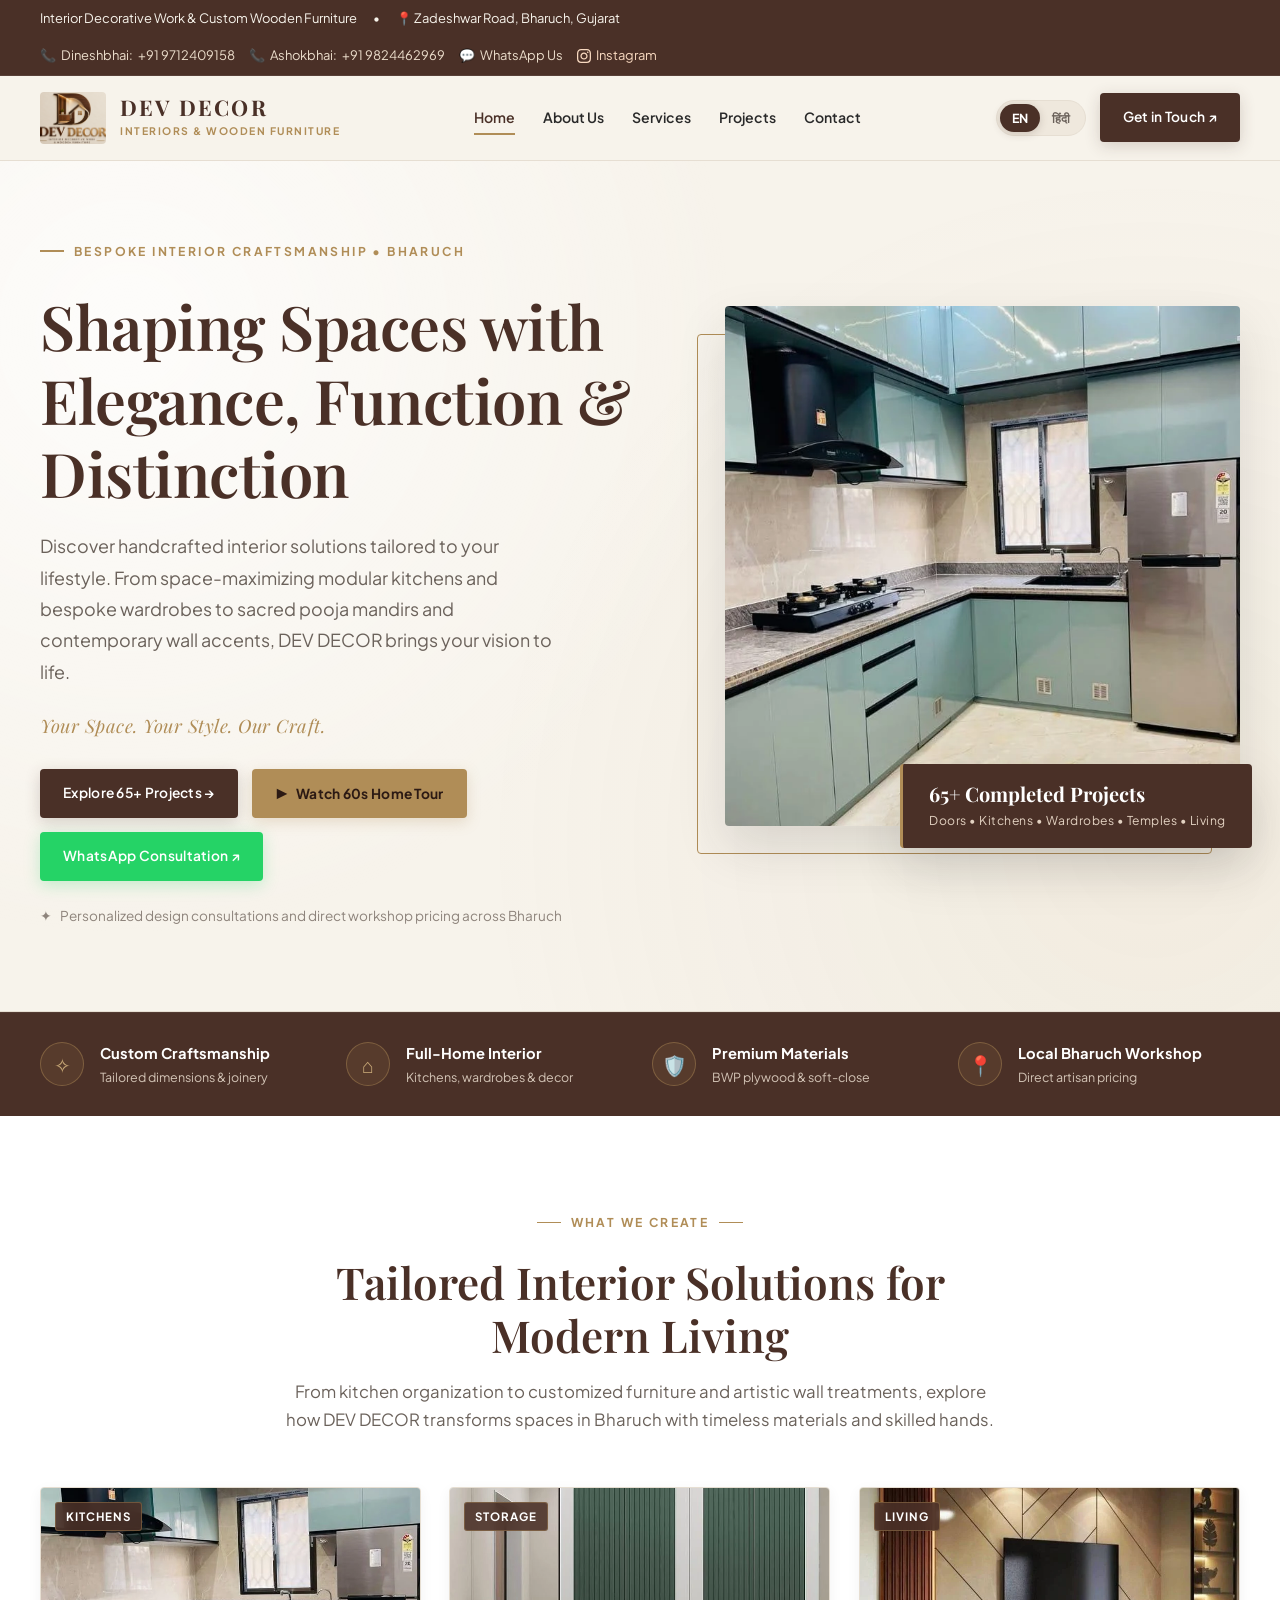
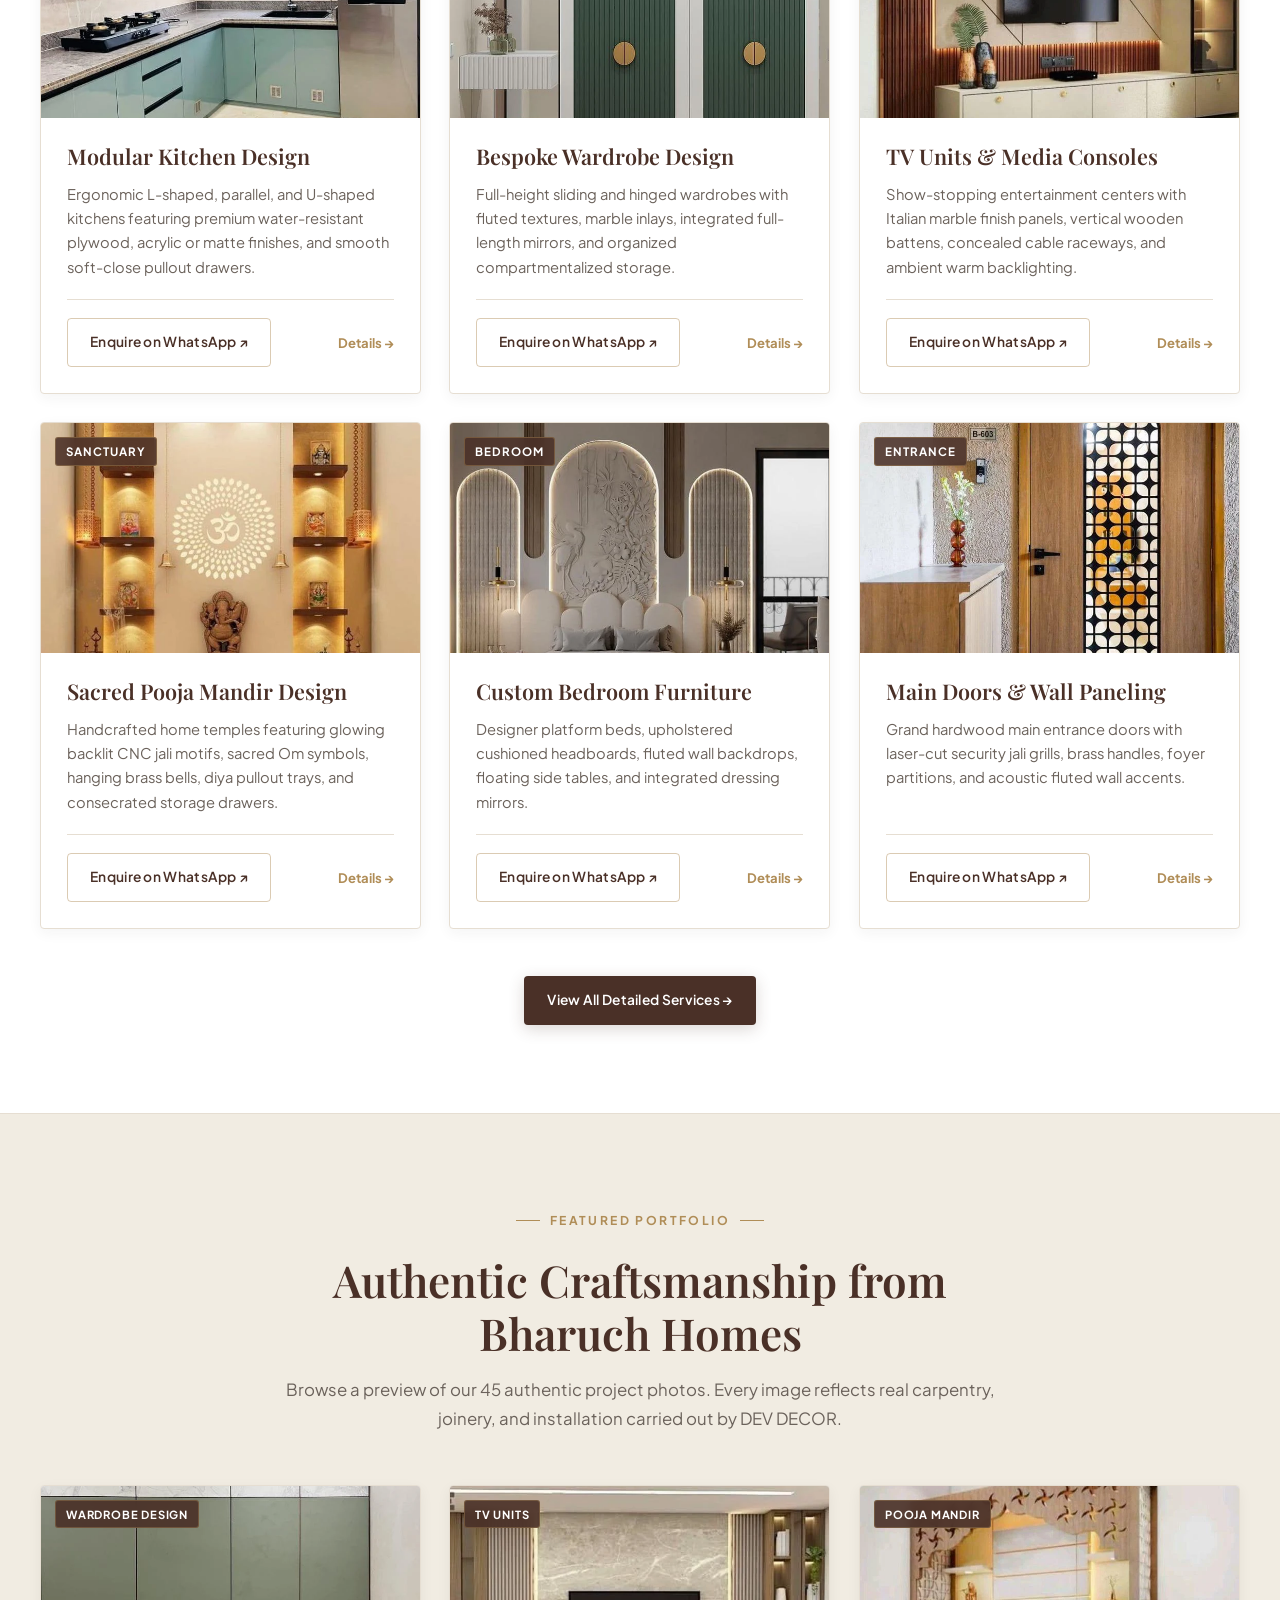
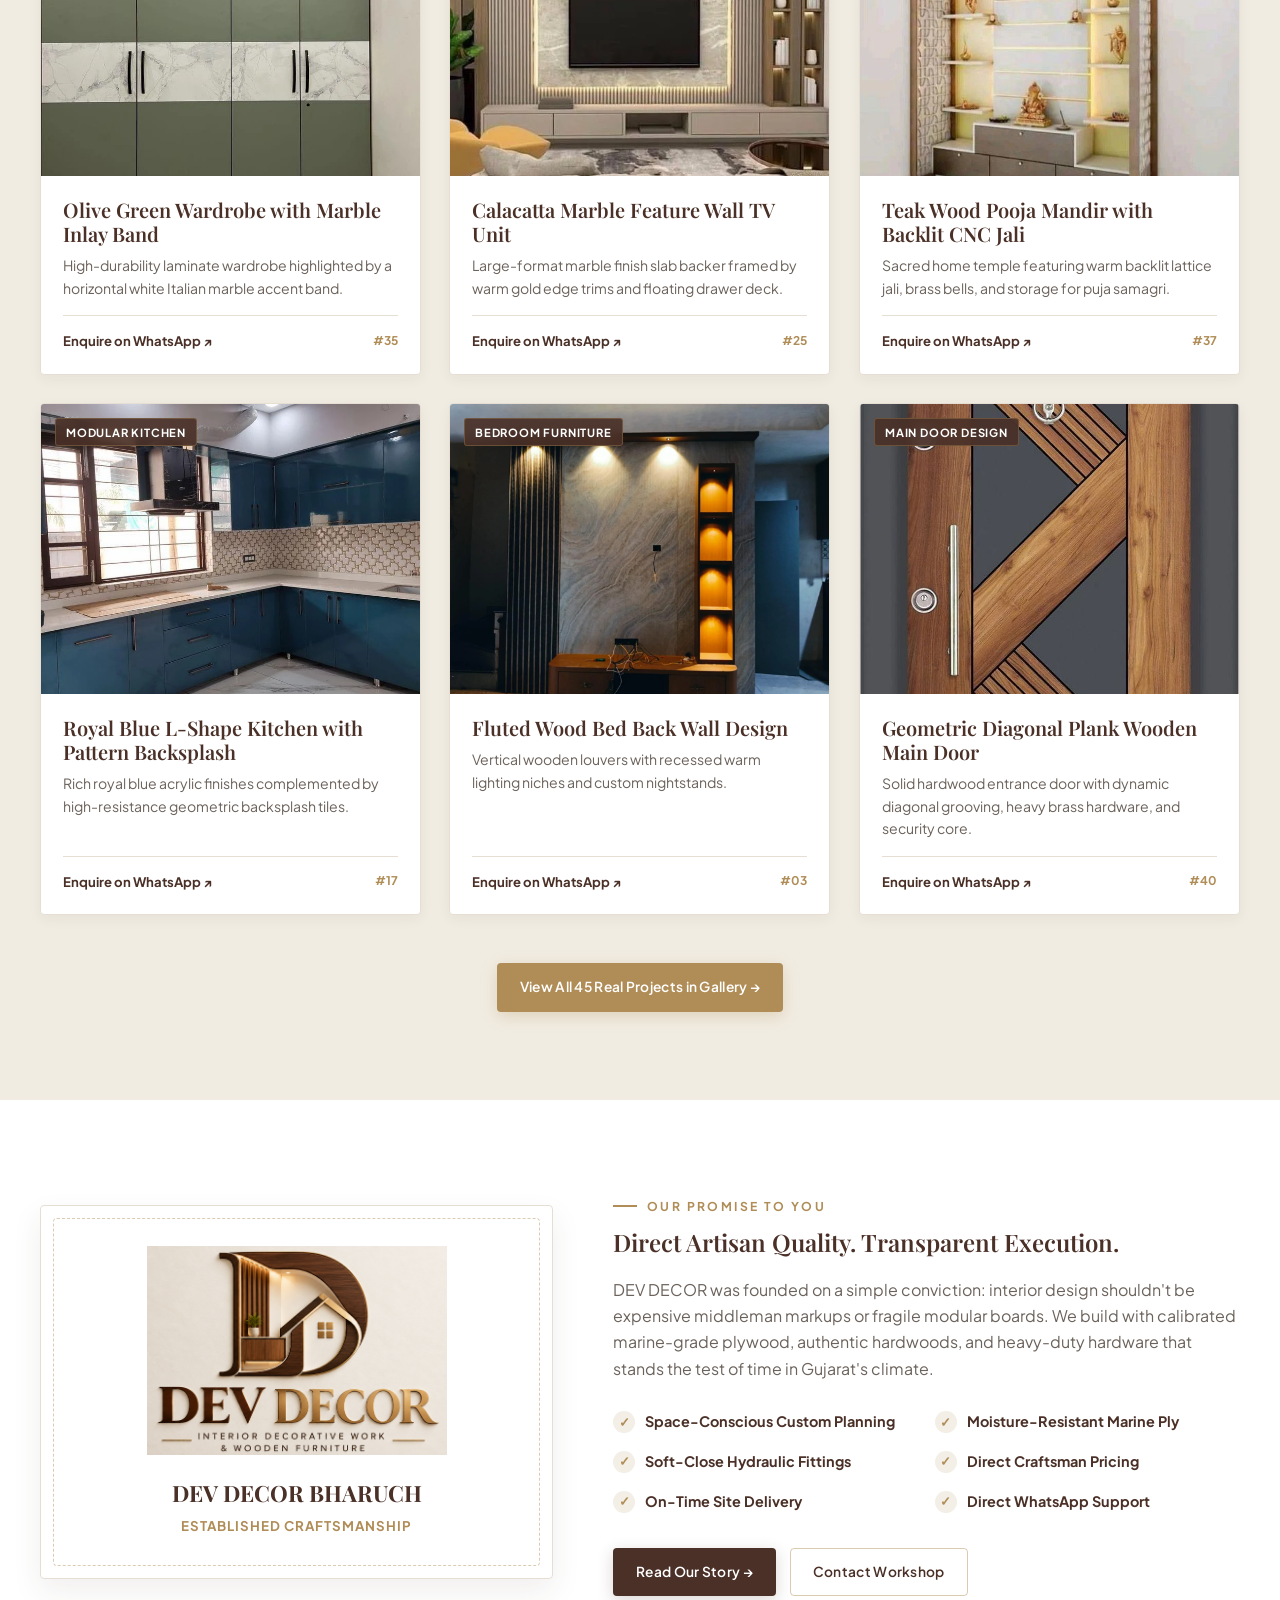
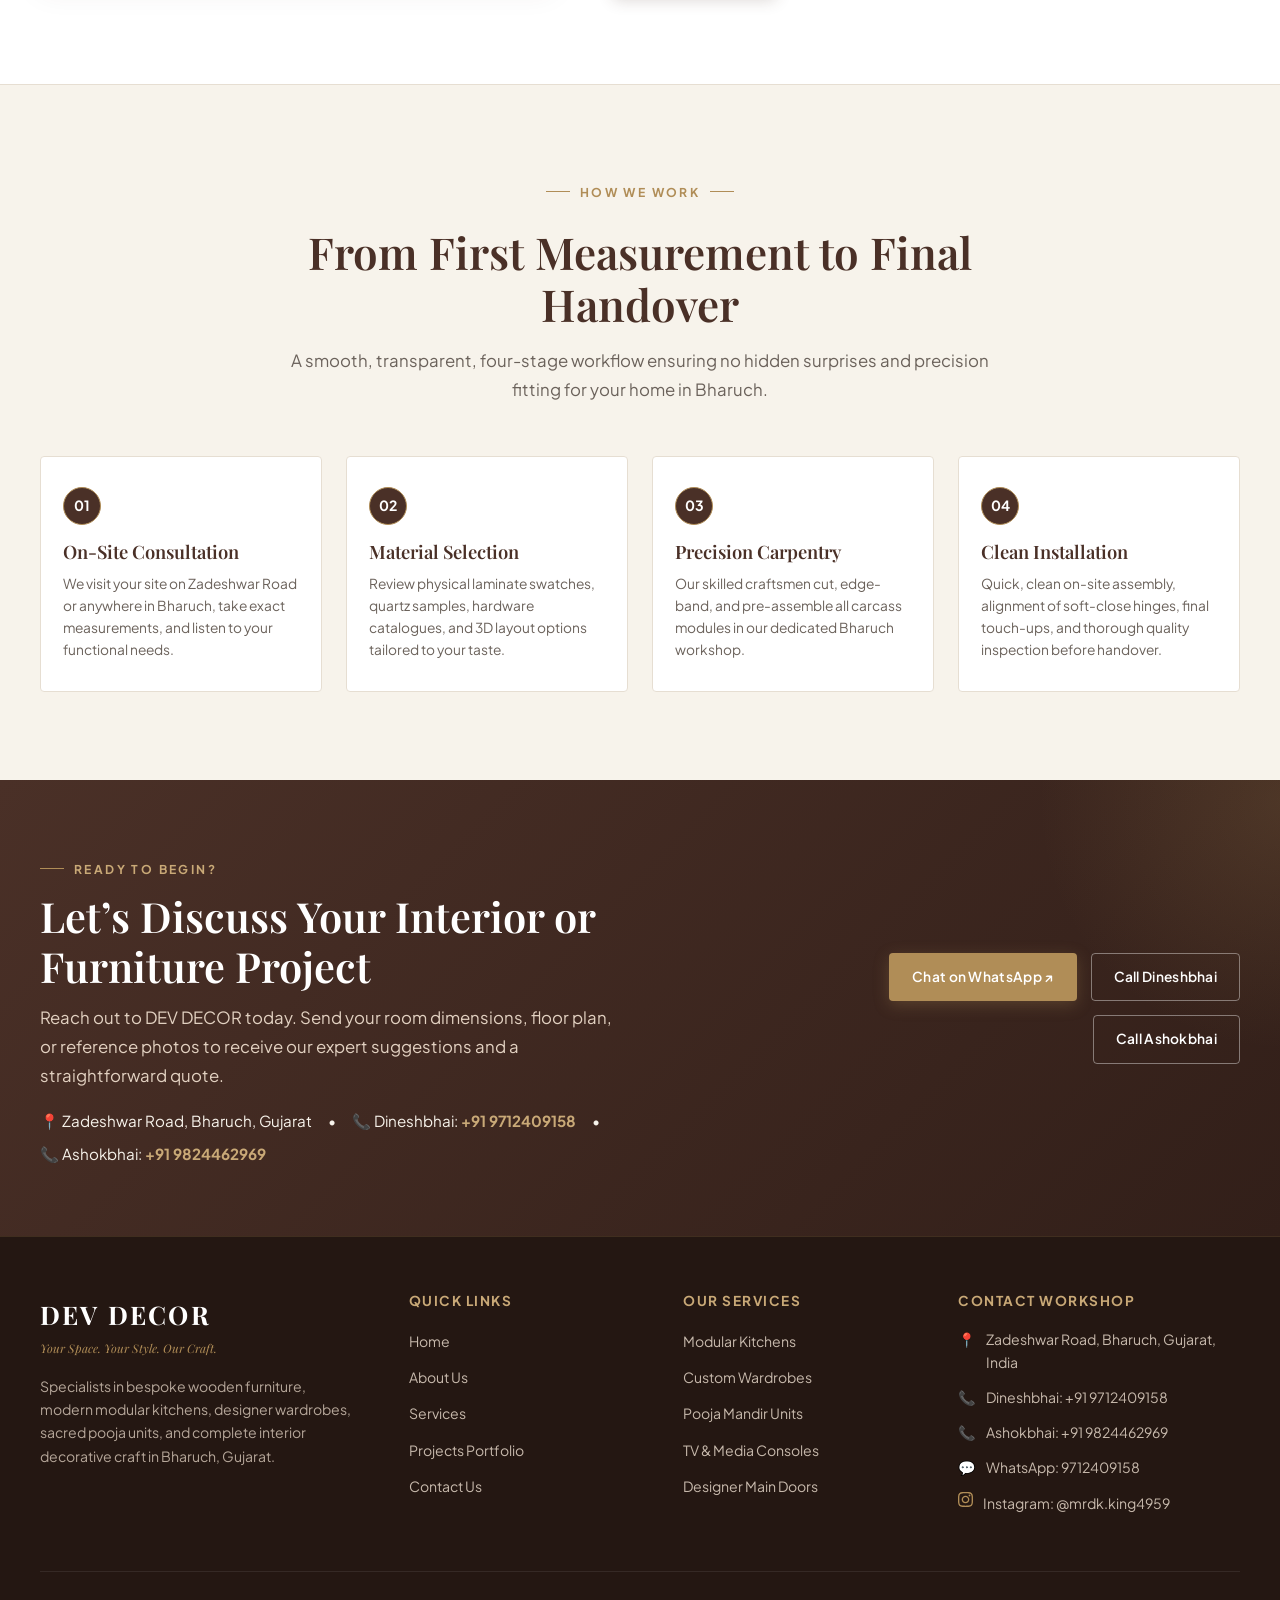
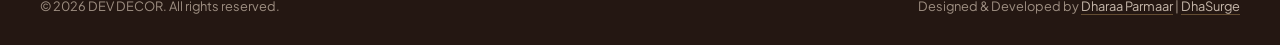
<file: index.html>
<!doctype html>
<html lang="en">
<head>
  <meta charset="utf-8">
  <meta name="viewport" content="width=device-width, initial-scale=1">
  <title>DEV DECOR | Premium Interior Design & Wooden Furniture in Bharuch</title>
  <meta name="title-en" content="DEV DECOR | Premium Interior Design & Wooden Furniture in Bharuch">
  <meta name="title-hi" content="DEV DECOR | भरूच में प्रीमियम इंटीरियर डिज़ाइन एवं वुडन फर्नीचर">
  <meta name="description" content="Discover bespoke interior decorative craft, modern modular kitchens, designer wardrobes, sacred pooja mandirs, and luxury wooden furniture from DEV DECOR in Zadeshwar Road, Bharuch.">
  <meta name="theme-color" content="#4A3027">
  <link rel="canonical" href="https://devdecor.vercel.app/index.html">
  <meta property="og:title" content="DEV DECOR — Your Space. Your Style. Our Craft.">
  <meta property="og:description" content="Interior decorative work and bespoke wooden furniture in Bharuch, Gujarat.">
  <meta property="og:type" content="website">

  <!-- Fonts -->
  <link rel="preconnect" href="https://fonts.googleapis.com">
  <link rel="preconnect" href="https://fonts.gstatic.com" crossorigin>
  <link href="https://fonts.googleapis.com/css2?family=Playfair+Display:ital,wght@0,500;0,600;0,700;1,400&family=Plus+Jakarta+Sans:wght@300;400;500;600;700&display=swap" rel="stylesheet">

  <link rel="stylesheet" href="assets/style.css">
</head>
<body>

  <!-- Top Announcement Bar -->
  <div class="topbar">
    <div class="container">
      <div class="topbar-info">
        <span data-en="Interior Decorative Work & Custom Wooden Furniture" data-hi="इंटीरियर डेकोरेटिव वर्क एवं कस्टम वुडन फर्नीचर">Interior Decorative Work & Custom Wooden Furniture</span>
        <span>•</span>
        <span>📍 <span data-en="Zadeshwar Road, Bharuch, Gujarat" data-hi="ज़ादेश्वर रोड, भरूच, गुजरात">Zadeshwar Road, Bharuch, Gujarat</span></span>
      </div>
      <div class="topbar-actions">
        <a href="tel:+919712409158" class="topbar-link" title="Call Dineshbhai">📞 <span data-en="Dineshbhai:" data-hi="दिनेशभाई:">Dineshbhai:</span> +91 9712409158</a>
        <a href="tel:+919824462969" class="topbar-link" title="Call Ashokbhai">📞 <span data-en="Ashokbhai:" data-hi="अशोकभाई:">Ashokbhai:</span> +91 9824462969</a>
        <a href="https://wa.me/919712409158" target="_blank" rel="noopener" class="topbar-link">💬 <span data-en="WhatsApp Us" data-hi="WhatsApp करें">WhatsApp Us</span></a>
        <a href="https://www.instagram.com/mrdk.king4959/" target="_blank" rel="noopener noreferrer" class="topbar-link topbar-instagram" title="Follow Dinesh Jangid on Instagram (@mrdk.king4959)">
          <svg width="14" height="14" viewBox="0 0 24 24" fill="currentColor" aria-hidden="true"><path d="M12 2.163c3.204 0 3.584.012 4.85.07 3.252.148 4.771 1.691 4.919 4.919.058 1.265.069 1.645.069 4.849 0 3.205-.012 3.584-.069 4.849-.149 3.225-1.664 4.771-4.919 4.919-1.266.058-1.644.07-4.85.07-3.204 0-3.584-.012-4.849-.07-3.26-.149-4.771-1.699-4.919-4.92-.058-1.265-.07-1.644-.07-4.849 0-3.204.013-3.583.07-4.849.149-3.227 1.664-4.771 4.919-4.919 1.266-.057 1.645-.069 4.849-.069zm0-2.163c-3.259 0-3.667.014-4.947.072-4.358.2-6.78 2.618-6.98 6.98-.059 1.281-.073 1.689-.073 4.948 0 3.259.014 3.668.072 4.948.2 4.358 2.618 6.78 6.98 6.98 1.281.058 1.689.072 4.948.072 3.259 0 3.668-.014 4.948-.072 4.354-.2 6.782-2.618 6.979-6.98.059-1.28.073-1.689.073-4.948 0-3.259-.014-3.667-.072-4.947-.196-4.354-2.617-6.78-6.979-6.98-1.281-.059-1.69-.073-4.949-.073zm0 5.838c-3.403 0-6.162 2.759-6.162 6.162s2.759 6.163 6.162 6.163 6.162-2.759 6.162-6.163c0-3.403-2.759-6.162-6.162-6.162zm0 10.162c-2.209 0-4-1.79-4-4 0-2.209 1.791-4 4-4s4 1.791 4 4c0 2.21-1.791 4-4 4zm6.406-11.845c-.796 0-1.441.645-1.441 1.44s.645 1.44 1.441 1.44c.795 0 1.439-.645 1.439-1.44s-.644-1.44-1.439-1.44z"/></svg>
          <span data-en="Instagram" data-hi="इंस्टाग्राम">Instagram</span>
        </a>
      </div>
    </div>
  </div>

  <!-- Site Header -->
  <header class="site-header">
    <div class="container nav">
      <a class="brand" href="index.html" aria-label="DEV DECOR Home">
        <img src="assets/dev-decor-logo.png" alt="DEV DECOR logo" width="66" height="52">
        <span class="brand-text">
          <strong>DEV DECOR</strong>
          <small data-en="INTERIORS & WOODEN FURNITURE" data-hi="इंटीरियर एवं वुडन फर्नीचर">INTERIORS & WOODEN FURNITURE</small>
        </span>
      </a>

      <nav class="navlinks" aria-label="Main Navigation">
        <a href="index.html" class="active" data-en="Home" data-hi="होम">Home</a>
        <a href="about.html" data-en="About Us" data-hi="हमारे बारे में">About Us</a>
        <a href="services.html" data-en="Services" data-hi="सेवाएँ">Services</a>
        <a href="projects.html" data-en="Projects" data-hi="प्रोजेक्ट्स">Projects</a>
        <a href="contact.html" data-en="Contact" data-hi="संपर्क">Contact</a>
        <div class="nav-drawer-contacts">
          <span class="nav-drawer-label" data-en="Direct Call" data-hi="सीधा संपर्क">Direct Call</span>
          <a href="tel:+919712409158" class="nav-drawer-phone">📞 <span data-en="Dineshbhai:" data-hi="दिनेशभाई:">Dineshbhai:</span> +91 9712409158</a>
          <a href="tel:+919824462969" class="nav-drawer-phone">📞 <span data-en="Ashokbhai:" data-hi="अशोकभाई:">Ashokbhai:</span> +91 9824462969</a>
          <a href="https://www.instagram.com/mrdk.king4959/" target="_blank" rel="noopener noreferrer" class="nav-drawer-phone nav-drawer-instagram" title="Follow Dinesh Jangid on Instagram">
            <svg width="15" height="15" viewBox="0 0 24 24" fill="currentColor" aria-hidden="true"><path d="M12 2.163c3.204 0 3.584.012 4.85.07 3.252.148 4.771 1.691 4.919 4.919.058 1.265.069 1.645.069 4.849 0 3.205-.012 3.584-.069 4.849-.149 3.225-1.664 4.771-4.919 4.919-1.266.058-1.644.07-4.85.07-3.204 0-3.584-.012-4.849-.07-3.26-.149-4.771-1.699-4.919-4.92-.058-1.265-.07-1.644-.07-4.849 0-3.204.013-3.583.07-4.849.149-3.227 1.664-4.771 4.919-4.919 1.266-.057 1.645-.069 4.849-.069zm0-2.163c-3.259 0-3.667.014-4.947.072-4.358.2-6.78 2.618-6.98 6.98-.059 1.281-.073 1.689-.073 4.948 0 3.259.014 3.668.072 4.948.2 4.358 2.618 6.78 6.98 6.98 1.281.058 1.689.072 4.948.072 3.259 0 3.668-.014 4.948-.072 4.354-.2 6.782-2.618 6.979-6.98.059-1.28.073-1.689.073-4.948 0-3.259-.014-3.667-.072-4.947-.196-4.354-2.617-6.78-6.979-6.98-1.281-.059-1.69-.073-4.949-.073zm0 5.838c-3.403 0-6.162 2.759-6.162 6.162s2.759 6.163 6.162 6.163 6.162-2.759 6.162-6.163c0-3.403-2.759-6.162-6.162-6.162zm0 10.162c-2.209 0-4-1.79-4-4 0-2.209 1.791-4 4-4s4 1.791 4 4c0 2.21-1.791 4-4 4zm6.406-11.845c-.796 0-1.441.645-1.441 1.44s.645 1.44 1.441 1.44c.795 0 1.439-.645 1.439-1.44s-.644-1.44-1.439-1.44z"/></svg>
            <span data-en="Follow on Instagram" data-hi="Instagram पर फॉलो करें">Follow on Instagram</span>
          </a>
        </div>
      </nav>

      <div class="navright">
        <div class="lang-toggle" role="group" aria-label="Language Selector">
          <button class="lang-btn lang-en-btn active" type="button" aria-label="Switch to English">EN</button>
          <button class="lang-btn lang-hi-btn" type="button" aria-label="हिंदी में देखें">हिंदी</button>
        </div>
        <a class="btn btn-primary" href="https://wa.me/919712409158" target="_blank" rel="noopener" data-en="Get in Touch ↗" data-hi="संपर्क करें ↗">Get in Touch ↗</a>
        <button class="menu-toggle" type="button" aria-label="Toggle Navigation Menu" aria-expanded="false">
          <span></span><span></span><span></span>
        </button>
      </div>
    </div>
  </header>

  <main>
    <!-- Hero Section -->
    <section class="hero" id="home">
      <div class="container hero-grid">
        <div>
          <span class="eyebrow" data-en="BESPOKE INTERIOR CRAFTSMANSHIP • BHARUCH" data-hi="विशेष इंटीरियर शिल्पकारी • भरूच">BESPOKE INTERIOR CRAFTSMANSHIP • BHARUCH</span>
          <h1 data-en="Shaping Spaces with Elegance, Function & Distinction" data-hi="सुंदरता, उपयोगिता और उत्कृष्टता के साथ आपके घर को नया रूप">
            Shaping Spaces with Elegance, Function & Distinction
          </h1>
          <p data-en="Discover handcrafted interior solutions tailored to your lifestyle. From space-maximizing modular kitchens and bespoke wardrobes to sacred pooja mandirs and contemporary wall accents, DEV DECOR brings your vision to life." data-hi="अपनी जीवनशैली के अनुसार तैयार किए गए हस्तनिर्मित इंटीरियर समाधान खोजें। जगह का सर्वोत्तम उपयोग करने वाले मॉड्यूलर किचन, कस्टम वार्डरोब, पूजा मंदिर और आधुनिक वॉल डिज़ाइन के साथ DEV DECOR आपके सपनों को साकार करता है।">
            Discover handcrafted interior solutions tailored to your lifestyle. From space-maximizing modular kitchens and bespoke wardrobes to sacred pooja mandirs and contemporary wall accents, DEV DECOR brings your vision to life.
          </p>
          <div class="tagline" data-en="Your Space. Your Style. Our Craft." data-hi="आपका स्थान। आपकी शैली। हमारा शिल्प।">Your Space. Your Style. Our Craft.</div>
          
          <div class="hero-actions">
            <a class="btn btn-primary" href="projects.html" data-en="Explore 65+ Projects →" data-hi="65+ प्रोजेक्ट्स देखें →">Explore 65+ Projects →</a>
            <button type="button" class="btn btn-gold btn-hero-walkthrough" id="openHeroWalkthrough" aria-label="Watch 60-second home walkthrough video">
              <span class="play-icon" aria-hidden="true">▶</span>
              <span data-en="Watch 60s Home Tour" data-hi="60s वीडियो टूर">Watch 60s Home Tour</span>
            </button>
            <a class="btn btn-whatsapp" href="https://wa.me/919712409158" target="_blank" rel="noopener" data-en="WhatsApp Consultation ↗" data-hi="WhatsApp पर परामर्श लें ↗">WhatsApp Consultation ↗</a>
          </div>

          <div class="hero-note">
            <span>✦</span>
            <span data-en="Personalized design consultations and direct workshop pricing across Bharuch" data-hi="भरूच में व्यक्तिगत डिज़ाइन परामर्श और सीधी वर्कशॉप कीमतें">Personalized design consultations and direct workshop pricing across Bharuch</span>
          </div>
        </div>

        <div class="hero-photo-wrap">
          <div class="hero-photo">
            <img src="assets/devdecor-project-12.webp" alt="Modern modular kitchen design with mint cabinetry and quartz countertop by DEV DECOR in Bharuch" width="736" height="981">
          </div>
          <div class="hero-floating-card">
            <strong data-en="65+ Completed Projects" data-hi="65+ पूर्ण प्रोजेक्ट्स">65+ Completed Projects</strong>
            <span data-en="Doors • Kitchens • Wardrobes • Temples • Living" data-hi="दरवाजे • किचन • वार्डरोब • मंदिर • लिविंग">Doors • Kitchens • Wardrobes • Temples • Living</span>
          </div>
        </div>
      </div>
    </section>

    <!-- Trust Credentials Bar -->
    <div class="trustbar">
      <div class="container trustgrid">
        <div class="trustitem">
          <span class="trusticon">✧</span>
          <div>
            <strong data-en="Custom Craftsmanship" data-hi="कस्टम शिल्पकारी">Custom Craftsmanship</strong>
            <small data-en="Tailored dimensions & joinery" data-hi="आपकी जगह के अनुसार माप">Tailored dimensions & joinery</small>
          </div>
        </div>
        <div class="trustitem">
          <span class="trusticon">⌂</span>
          <div>
            <strong data-en="Full-Home Interior" data-hi="संपूर्ण इंटीरियर">Full-Home Interior</strong>
            <small data-en="Kitchens, wardrobes & decor" data-hi="किचन, वार्डरोब व सजावट">Kitchens, wardrobes & decor</small>
          </div>
        </div>
        <div class="trustitem">
          <span class="trusticon">🛡️</span>
          <div>
            <strong data-en="Premium Materials" data-hi="प्रीमियम सामग्री">Premium Materials</strong>
            <small data-en="BWP plywood & soft-close" data-hi="वाटरप्रूफ प्लाई व टिकाऊ हार्डवेयर">BWP plywood & soft-close</small>
          </div>
        </div>
        <div class="trustitem">
          <span class="trusticon">📍</span>
          <div>
            <strong data-en="Local Bharuch Workshop" data-hi="भरूच लोकल वर्कशॉप">Local Bharuch Workshop</strong>
            <small data-en="Direct artisan pricing" data-hi="सीधा संवाद व उचित मूल्य">Direct artisan pricing</small>
          </div>
        </div>
      </div>
    </div>

    <!-- Core Services Overview -->
    <section id="services" style="background:#FFFFFF;">
      <div class="container">
        <div class="section-head">
          <span class="eyebrow centered" data-en="WHAT WE CREATE" data-hi="हमारी प्रमुख सेवाएँ">WHAT WE CREATE</span>
          <h2 data-en="Tailored Interior Solutions for Modern Living" data-hi="आधुनिक जीवन के लिए विशेष इंटीरियर समाधान">Tailored Interior Solutions for Modern Living</h2>
          <p data-en="From kitchen organization to customized furniture and artistic wall treatments, explore how DEV DECOR transforms spaces in Bharuch with timeless materials and skilled hands." data-hi="किचन ऑर्गेनाइजेशन से लेकर कस्टम फर्नीचर और सजावटी वॉल पैनल्स तक, जानिए कैसे DEV DECOR गुणवत्तापूर्ण सामग्री और कुशल कारीगरी से आपके घर को संवारता है।">
            From kitchen organization to customized furniture and artistic wall treatments, explore how DEV DECOR transforms spaces in Bharuch with timeless materials and skilled hands.
          </p>
        </div>

        <div class="cards-grid">
          <!-- Service Card 1 -->
          <article class="service-card">
            <div class="service-thumb">
              <img src="assets/devdecor-project-12.webp" alt="Contemporary modular kitchen by DEV DECOR" loading="lazy" width="600" height="400">
              <span class="service-category-tag" data-en="Kitchens" data-hi="किचन">Kitchens</span>
            </div>
            <div class="service-body">
              <h3 data-en="Modular Kitchen Design" data-hi="मॉड्यूलर किचन डिज़ाइन">Modular Kitchen Design</h3>
              <p data-en="Ergonomic L-shaped, parallel, and U-shaped kitchens featuring premium water-resistant plywood, acrylic or matte finishes, and smooth soft-close pullout drawers." data-hi="वाटरप्रूफ प्लाईवुड, ऐक्रेलिक या मैट फिनिश और स्मूथ सॉफ्ट-क्लोज़ ड्रॉअर्स के साथ आधुनिक मॉड्यूलर किचन।">
                Ergonomic L-shaped, parallel, and U-shaped kitchens featuring premium water-resistant plywood, acrylic or matte finishes, and smooth soft-close pullout drawers.
              </p>
              <div class="service-footer">
                <a href="https://wa.me/919712409158?text=Hello%20DEV%20DECOR!%20I%20am%20interested%20in%20Modular%20Kitchen%20Design" target="_blank" rel="noopener" class="btn btn-outline" data-en="Enquire on WhatsApp ↗" data-hi="WhatsApp पर पूछें ↗">Enquire on WhatsApp ↗</a>
                <a href="services.html#kitchen" style="font-size:0.82rem; font-weight:700; color:var(--gold);" data-en="Details →" data-hi="विवरण →">Details →</a>
              </div>
            </div>
          </article>

          <!-- Service Card 2 -->
          <article class="service-card">
            <div class="service-thumb">
              <img src="assets/devdecor-project-36.webp" alt="Modern wardrobe design by DEV DECOR" loading="lazy" width="600" height="400">
              <span class="service-category-tag" data-en="Storage" data-hi="स्टोरेज">Storage</span>
            </div>
            <div class="service-body">
              <h3 data-en="Bespoke Wardrobe Design" data-hi="कस्टम वार्डरोब डिज़ाइन">Bespoke Wardrobe Design</h3>
              <p data-en="Full-height sliding and hinged wardrobes with fluted textures, marble inlays, integrated full-length mirrors, and organized compartmentalized storage." data-hi="फुल-हाइट स्लाइडिंग और हिंज्ड वार्डरोब जिसमें फ्लूटेड बनावट, मार्बल इनले, मिरर और व्यवस्थित स्टोरेज शामिल है।">
                Full-height sliding and hinged wardrobes with fluted textures, marble inlays, integrated full-length mirrors, and organized compartmentalized storage.
              </p>
              <div class="service-footer">
                <a href="https://wa.me/919712409158?text=Hello%20DEV%20DECOR!%20I%20am%20interested%20in%20Wardrobe%20Design" target="_blank" rel="noopener" class="btn btn-outline" data-en="Enquire on WhatsApp ↗" data-hi="WhatsApp पर पूछें ↗">Enquire on WhatsApp ↗</a>
                <a href="services.html#wardrobe" style="font-size:0.82rem; font-weight:700; color:var(--gold);" data-en="Details →" data-hi="विवरण →">Details →</a>
              </div>
            </div>
          </article>

          <!-- Service Card 3 -->
          <article class="service-card">
            <div class="service-thumb">
              <img src="assets/devdecor-project-28.webp" alt="TV unit and media feature wall by DEV DECOR" loading="lazy" width="600" height="400">
              <span class="service-category-tag" data-en="Living" data-hi="लिविंग">Living</span>
            </div>
            <div class="service-body">
              <h3 data-en="TV Units & Media Consoles" data-hi="टीवी यूनिट्स एवं मीडिया कंसोल">TV Units & Media Consoles</h3>
              <p data-en="Show-stopping entertainment centers with Italian marble finish panels, vertical wooden battens, concealed cable raceways, and ambient warm backlighting." data-hi="मार्बल बैकड्रॉप, वर्टिकल वुडन स्लैट्स, छिपे हुए केबल रूट्स और एम्बिएंट बैकलाइटिंग के साथ शानदार टीवी यूनिट्स।">
                Show-stopping entertainment centers with Italian marble finish panels, vertical wooden battens, concealed cable raceways, and ambient warm backlighting.
              </p>
              <div class="service-footer">
                <a href="https://wa.me/919712409158?text=Hello%20DEV%20DECOR!%20I%20am%20interested%20in%20TV%20Unit%20Design" target="_blank" rel="noopener" class="btn btn-outline" data-en="Enquire on WhatsApp ↗" data-hi="WhatsApp पर पूछें ↗">Enquire on WhatsApp ↗</a>
                <a href="services.html#tv" style="font-size:0.82rem; font-weight:700; color:var(--gold);" data-en="Details →" data-hi="विवरण →">Details →</a>
              </div>
            </div>
          </article>

          <!-- Service Card 4 -->
          <article class="service-card">
            <div class="service-thumb">
              <img src="assets/devdecor-project-38.webp" alt="Pooja mandir home temple by DEV DECOR" loading="lazy" width="600" height="400">
              <span class="service-category-tag" data-en="Sanctuary" data-hi="पूजा स्थान">Sanctuary</span>
            </div>
            <div class="service-body">
              <h3 data-en="Sacred Pooja Mandir Design" data-hi="पवित्र पूजा मंदिर डिज़ाइन">Sacred Pooja Mandir Design</h3>
              <p data-en="Handcrafted home temples featuring glowing backlit CNC jali motifs, sacred Om symbols, hanging brass bells, diya pullout trays, and consecrated storage drawers." data-hi="चमकदार बैक्लिट सीएनसी जाली, ॐ प्रतीक, पीतल की घंटियाँ, दीया ट्रे और पर्याप्त स्टोरेज के साथ हस्तनिर्मित पूजा मंदिर।">
                Handcrafted home temples featuring glowing backlit CNC jali motifs, sacred Om symbols, hanging brass bells, diya pullout trays, and consecrated storage drawers.
              </p>
              <div class="service-footer">
                <a href="https://wa.me/919712409158?text=Hello%20DEV%20DECOR!%20I%20am%20interested%20in%20Pooja%20Mandir%20Design" target="_blank" rel="noopener" class="btn btn-outline" data-en="Enquire on WhatsApp ↗" data-hi="WhatsApp पर पूछें ↗">Enquire on WhatsApp ↗</a>
                <a href="services.html#pooja" style="font-size:0.82rem; font-weight:700; color:var(--gold);" data-en="Details →" data-hi="विवरण →">Details →</a>
              </div>
            </div>
          </article>

          <!-- Service Card 5 -->
          <article class="service-card">
            <div class="service-thumb">
              <img src="assets/devdecor-project-02.webp" alt="Master bedroom furniture by DEV DECOR" loading="lazy" width="600" height="400">
              <span class="service-category-tag" data-en="Bedroom" data-hi="बेडरूम">Bedroom</span>
            </div>
            <div class="service-body">
              <h3 data-en="Custom Bedroom Furniture" data-hi="कस्टम बेडरूम फर्नीचर">Custom Bedroom Furniture</h3>
              <p data-en="Designer platform beds, upholstered cushioned headboards, fluted wall backdrops, floating side tables, and integrated dressing mirrors." data-hi="डिज़ाइनर प्लेटफॉर्म बेड, आरामदायक कुशन हेडबोर्ड, फ्लूटेड वॉल बैकड्रॉप और फ्लोटिंग साइड टेबल्स।">
                Designer platform beds, upholstered cushioned headboards, fluted wall backdrops, floating side tables, and integrated dressing mirrors.
              </p>
              <div class="service-footer">
                <a href="https://wa.me/919712409158?text=Hello%20DEV%20DECOR!%20I%20am%20interested%20in%20Bedroom%20Furniture" target="_blank" rel="noopener" class="btn btn-outline" data-en="Enquire on WhatsApp ↗" data-hi="WhatsApp पर पूछें ↗">Enquire on WhatsApp ↗</a>
                <a href="services.html#bedroom" style="font-size:0.82rem; font-weight:700; color:var(--gold);" data-en="Details →" data-hi="विवरण →">Details →</a>
              </div>
            </div>
          </article>

          <!-- Service Card 6 -->
          <article class="service-card">
            <div class="service-thumb">
              <img src="assets/devdecor-project-44.webp" alt="Main door design with laser-cut metal jali by DEV DECOR" loading="lazy" width="600" height="400">
              <span class="service-category-tag" data-en="Entrance" data-hi="प्रवेश द्वार">Entrance</span>
            </div>
            <div class="service-body">
              <h3 data-en="Main Doors & Wall Paneling" data-hi="मुख्य दरवाजे एवं वॉल पैनलिंग">Main Doors & Wall Paneling</h3>
              <p data-en="Grand hardwood main entrance doors with laser-cut security jali grills, brass handles, foyer partitions, and acoustic fluted wall accents." data-hi="लेजर-कट जाली, हैवी ब्रास हैंडल, फ़ोयर पार्टीशन और सजावटी वॉल पैनलिंग के साथ शानदार मुख्य दरवाजे।">
                Grand hardwood main entrance doors with laser-cut security jali grills, brass handles, foyer partitions, and acoustic fluted wall accents.
              </p>
              <div class="service-footer">
                <a href="https://wa.me/919712409158?text=Hello%20DEV%20DECOR!%20I%20am%20interested%20in%20Main%20Door%20and%20Wall%20Design" target="_blank" rel="noopener" class="btn btn-outline" data-en="Enquire on WhatsApp ↗" data-hi="WhatsApp पर पूछें ↗">Enquire on WhatsApp ↗</a>
                <a href="services.html#doors" style="font-size:0.82rem; font-weight:700; color:var(--gold);" data-en="Details →" data-hi="विवरण →">Details →</a>
              </div>
            </div>
          </article>
        </div>

        <div style="text-align: center; margin-top: 48px;">
          <a class="btn btn-primary" href="services.html" data-en="View All Detailed Services →" data-hi="हमारी सभी विस्तृत सेवाएँ देखें →">View All Detailed Services →</a>
        </div>
      </div>
    </section>

    <!-- Selected Projects Showcase -->
    <section id="projects" style="background: var(--ivory-alt); border-top: 1px solid var(--border);">
      <div class="container">
        <div class="section-head">
          <span class="eyebrow centered" data-en="FEATURED PORTFOLIO" data-hi="विशेष प्रोजेक्ट्स">FEATURED PORTFOLIO</span>
          <h2 data-en="Authentic Craftsmanship from Bharuch Homes" data-hi="भरूच के घरों से वास्तविक शिल्पकारी">Authentic Craftsmanship from Bharuch Homes</h2>
          <p data-en="Browse a preview of our 45 authentic project photos. Every image reflects real carpentry, joinery, and installation carried out by DEV DECOR." data-hi="हमारे 45 वास्तविक प्रोजेक्ट्स की कुछ झलकियाँ देखें। हर तस्वीर DEV DECOR द्वारा किए गए वास्तविक कार्य को दर्शाती है।">
            Browse a preview of our 45 authentic project photos. Every image reflects real carpentry, joinery, and installation carried out by DEV DECOR.
          </p>
        </div>

        <div class="gallery-grid">
          <!-- Featured Project 1 -->
          <article class="project-card" data-category="wardrobe">
            <div class="project-card-media" tabindex="0" role="button" aria-label="View photo">
              <img src="assets/devdecor-project-35.webp" alt="Olive green wardrobe with marble inlay band" loading="lazy" width="600" height="400">
              <span class="project-badge" data-en="Wardrobe Design" data-hi="वार्डरोब डिज़ाइन">Wardrobe Design</span>
              <div class="project-overlay-btn"><span class="project-overlay-badge" data-en="View Photo ↗" data-hi="तस्वीर देखें ↗">View Photo ↗</span></div>
            </div>
            <div class="project-card-body">
              <h3 data-en="Olive Green Wardrobe with Marble Inlay Band" data-hi="ऑलिव ग्रीन वार्डरोब मार्बल इनले बैंड के साथ">Olive Green Wardrobe with Marble Inlay Band</h3>
              <p data-en="High-durability laminate wardrobe highlighted by a horizontal white Italian marble accent band." data-hi="बीच में सफेद मार्बल एक्सेंट बैंड के साथ खूबसूरत ऑलिव ग्रीन फिनिश वार्डरोब।">High-durability laminate wardrobe highlighted by a horizontal white Italian marble accent band.</p>
              <div class="project-card-action">
                <a href="https://wa.me/919712409158?text=Hello%20DEV%20DECOR!%20I%20am%20interested%20in%20Olive%20Green%20Wardrobe" target="_blank" rel="noopener" data-en="Enquire on WhatsApp ↗" data-hi="WhatsApp पर पूछें ↗">Enquire on WhatsApp ↗</a>
                <span style="font-size:0.75rem; color:var(--gold); font-weight:700;">#35</span>
              </div>
            </div>
          </article>

          <!-- Featured Project 2 -->
          <article class="project-card" data-category="tv-units">
            <div class="project-card-media" tabindex="0" role="button" aria-label="View photo">
              <img src="assets/devdecor-project-25.webp" alt="Calacatta marble feature wall TV unit" loading="lazy" width="600" height="400">
              <span class="project-badge" data-en="TV Units" data-hi="टीवी यूनिट्स">TV Units</span>
              <div class="project-overlay-btn"><span class="project-overlay-badge" data-en="View Photo ↗" data-hi="तस्वीर देखें ↗">View Photo ↗</span></div>
            </div>
            <div class="project-card-body">
              <h3 data-en="Calacatta Marble Feature Wall TV Unit" data-hi="कलाकाटा मार्बल फीचर वॉल टीवी यूनिट">Calacatta Marble Feature Wall TV Unit</h3>
              <p data-en="Large-format marble finish slab backer framed by warm gold edge trims and floating drawer deck." data-hi="गोल्डन ट्रिम और फ्लोटिंग ड्रॉअर के साथ लार्ज मार्बल लुक बैकड्रॉप टीवी यूनिट।">Large-format marble finish slab backer framed by warm gold edge trims and floating drawer deck.</p>
              <div class="project-card-action">
                <a href="https://wa.me/919712409158?text=Hello%20DEV%20DECOR!%20I%20am%20interested%20in%20Calacatta%20Marble%20TV%20Unit" target="_blank" rel="noopener" data-en="Enquire on WhatsApp ↗" data-hi="WhatsApp पर पूछें ↗">Enquire on WhatsApp ↗</a>
                <span style="font-size:0.75rem; color:var(--gold); font-weight:700;">#25</span>
              </div>
            </div>
          </article>

          <!-- Featured Project 3 -->
          <article class="project-card" data-category="pooja-mandir">
            <div class="project-card-media" tabindex="0" role="button" aria-label="View photo">
              <img src="assets/devdecor-project-37.webp" alt="Teak wood pooja mandir with backlit CNC jali" loading="lazy" width="600" height="400">
              <span class="project-badge" data-en="Pooja Mandir" data-hi="पूजा मंदिर">Pooja Mandir</span>
              <div class="project-overlay-btn"><span class="project-overlay-badge" data-en="View Photo ↗" data-hi="तस्वीर देखें ↗">View Photo ↗</span></div>
            </div>
            <div class="project-card-body">
              <h3 data-en="Teak Wood Pooja Mandir with Backlit CNC Jali" data-hi="सागवान की लकड़ी का पूजा मंदिर बैक्लिट सीएनसी जाली के साथ">Teak Wood Pooja Mandir with Backlit CNC Jali</h3>
              <p data-en="Sacred home temple featuring warm backlit lattice jali, brass bells, and storage for puja samagri." data-hi="पूजा सामग्री के लिए पर्याप्त ड्रॉअर, पीतल की घंटियाँ और बैक्लिट जालीदार सागवान मंदिर।">Sacred home temple featuring warm backlit lattice jali, brass bells, and storage for puja samagri.</p>
              <div class="project-card-action">
                <a href="https://wa.me/919712409158?text=Hello%20DEV%20DECOR!%20I%20am%20interested%20in%20Teak%20Wood%20Pooja%20Mandir" target="_blank" rel="noopener" data-en="Enquire on WhatsApp ↗" data-hi="WhatsApp पर पूछें ↗">Enquire on WhatsApp ↗</a>
                <span style="font-size:0.75rem; color:var(--gold); font-weight:700;">#37</span>
              </div>
            </div>
          </article>

          <!-- Featured Project 4 -->
          <article class="project-card" data-category="kitchen">
            <div class="project-card-media" tabindex="0" role="button" aria-label="View photo">
              <img src="assets/devdecor-project-17.webp" alt="Royal blue L-shape kitchen with pattern backsplash" loading="lazy" width="600" height="400">
              <span class="project-badge" data-en="Modular Kitchen" data-hi="मॉड्यूलर किचन">Modular Kitchen</span>
              <div class="project-overlay-btn"><span class="project-overlay-badge" data-en="View Photo ↗" data-hi="तस्वीर देखें ↗">View Photo ↗</span></div>
            </div>
            <div class="project-card-body">
              <h3 data-en="Royal Blue L-Shape Kitchen with Pattern Backsplash" data-hi="रॉयल ब्लू एल-शेप किचन पैटर्न बैकस्प्लैश के साथ">Royal Blue L-Shape Kitchen with Pattern Backsplash</h3>
              <p data-en="Rich royal blue acrylic finishes complemented by high-resistance geometric backsplash tiles." data-hi="चमकदार रॉयल ब्लू फिनिश और ज्यामितीय पैटर्न बैकस्प्लैश के साथ मॉडर्न किचन।">Rich royal blue acrylic finishes complemented by high-resistance geometric backsplash tiles.</p>
              <div class="project-card-action">
                <a href="https://wa.me/919712409158?text=Hello%20DEV%20DECOR!%20I%20am%20interested%20in%20Royal%20Blue%20Kitchen" target="_blank" rel="noopener" data-en="Enquire on WhatsApp ↗" data-hi="WhatsApp पर पूछें ↗">Enquire on WhatsApp ↗</a>
                <span style="font-size:0.75rem; color:var(--gold); font-weight:700;">#17</span>
              </div>
            </div>
          </article>

          <!-- Featured Project 5 -->
          <article class="project-card" data-category="bedroom">
            <div class="project-card-media" tabindex="0" role="button" aria-label="View photo">
              <img src="assets/devdecor-project-03.webp" alt="Fluted wood bed back wall design" loading="lazy" width="600" height="400">
              <span class="project-badge" data-en="Bedroom Furniture" data-hi="बेडरूम फर्नीचर">Bedroom Furniture</span>
              <div class="project-overlay-btn"><span class="project-overlay-badge" data-en="View Photo ↗" data-hi="तस्वीर देखें ↗">View Photo ↗</span></div>
            </div>
            <div class="project-card-body">
              <h3 data-en="Fluted Wood Bed Back Wall Design" data-hi="फ़्लूटेड वुड बेड बैक वॉल डिज़ाइन">Fluted Wood Bed Back Wall Design</h3>
              <p data-en="Vertical wooden louvers with recessed warm lighting niches and custom nightstands." data-hi="वर्टिकल वुडन लूवर्स, वॉर्म लाइटिंग निक्स और कस्टम साइड टेबल्स।">Vertical wooden louvers with recessed warm lighting niches and custom nightstands.</p>
              <div class="project-card-action">
                <a href="https://wa.me/919712409158?text=Hello%20DEV%20DECOR!%20I%20am%20interested%20in%20Fluted%20Bed%20Back%20Wall" target="_blank" rel="noopener" data-en="Enquire on WhatsApp ↗" data-hi="WhatsApp पर पूछें ↗">Enquire on WhatsApp ↗</a>
                <span style="font-size:0.75rem; color:var(--gold); font-weight:700;">#03</span>
              </div>
            </div>
          </article>

          <!-- Featured Project 6 -->
          <article class="project-card" data-category="main-door">
            <div class="project-card-media" tabindex="0" role="button" aria-label="View photo">
              <img src="assets/devdecor-project-40.webp" alt="Geometric diagonal plank wooden main door" loading="lazy" width="600" height="400">
              <span class="project-badge" data-en="Main Door Design" data-hi="मेन डोर डिज़ाइन">Main Door Design</span>
              <div class="project-overlay-btn"><span class="project-overlay-badge" data-en="View Photo ↗" data-hi="तस्वीर देखें ↗">View Photo ↗</span></div>
            </div>
            <div class="project-card-body">
              <h3 data-en="Geometric Diagonal Plank Wooden Main Door" data-hi="जियोमेट्रिक डायगोनल प्लैंक वुडन मेन डोर">Geometric Diagonal Plank Wooden Main Door</h3>
              <p data-en="Solid hardwood entrance door with dynamic diagonal grooving, heavy brass hardware, and security core." data-hi="डायगोनल ग्रूव्स, हैवी ब्रास हैंडल और मजबूत सुरक्षा कोर के साथ सॉलिड वुड मेन डोर।">Solid hardwood entrance door with dynamic diagonal grooving, heavy brass hardware, and security core.</p>
              <div class="project-card-action">
                <a href="https://wa.me/919712409158?text=Hello%20DEV%20DECOR!%20I%20am%20interested%20in%20Diagonal%20Main%20Door" target="_blank" rel="noopener" data-en="Enquire on WhatsApp ↗" data-hi="WhatsApp पर पूछें ↗">Enquire on WhatsApp ↗</a>
                <span style="font-size:0.75rem; color:var(--gold); font-weight:700;">#40</span>
              </div>
            </div>
          </article>
        </div>

        <div style="text-align:center; margin-top: 48px;">
          <a class="btn btn-gold" href="projects.html" data-en="View All 45 Real Projects in Gallery →" data-hi="गैलरी में सभी 45 प्रोजेक्ट्स देखें →">View All 45 Real Projects in Gallery →</a>
        </div>
      </div>
    </section>

    <!-- Why Choose DEV DECOR / Craftsmanship Section -->
    <section id="about" style="background:#FFFFFF;">
      <div class="container about-grid">
        <div class="about-mark-card">
          <img src="assets/dev-decor-logo.png" alt="DEV DECOR brand logo" width="300" height="240">
          <div style="margin-top: 20px;">
            <strong style="display:block; font-family: var(--font-serif); font-size: 1.4rem; color: var(--walnut);">DEV DECOR BHARUCH</strong>
            <small style="color: var(--gold); font-weight:700; letter-spacing:1px;" data-en="ESTABLISHED CRAFTSMANSHIP" data-hi="अनुभवी शिल्पकारी">ESTABLISHED CRAFTSMANSHIP</small>
          </div>
        </div>

        <div>
          <span class="eyebrow" data-en="OUR PROMISE TO YOU" data-hi="हमारा संकल्प">OUR PROMISE TO YOU</span>
          <h2 data-en="Direct Artisan Quality. Transparent Execution." data-hi="सीधी कारीगरी गुणवत्ता। पारदर्शी कार्य।">Direct Artisan Quality. Transparent Execution.</h2>
          <p data-en="DEV DECOR was founded on a simple conviction: interior design shouldn't be expensive middleman markups or fragile modular boards. We build with calibrated marine-grade plywood, authentic hardwoods, and heavy-duty hardware that stands the test of time in Gujarat's climate." data-hi="DEV DECOR की स्थापना एक सरल विश्वास पर हुई: इंटीरियर डिज़ाइन में बिचौलियों का भारी कमीशन या कमजोर पार्टिकल बोर्ड नहीं होने चाहिए। हम कैलिब्रेटेड मरीन-ग्रेड प्लाईवुड, असली लकड़ी और टिकाऊ हार्डवेयर के साथ काम करते हैं जो वर्षों तक मजबूती बनाए रखते हैं।">
            DEV DECOR was founded on a simple conviction: interior design shouldn't be expensive middleman markups or fragile modular boards. We build with calibrated marine-grade plywood, authentic hardwoods, and heavy-duty hardware that stands the test of time in Gujarat's climate.
          </p>

          <div class="checklist">
            <div class="check-item"><span>✓</span> <strong data-en="Space-Conscious Custom Planning" data-hi="स्थान के अनुसार योजना">Space-Conscious Custom Planning</strong></div>
            <div class="check-item"><span>✓</span> <strong data-en="Moisture-Resistant Marine Ply" data-hi="वाटरप्रूफ मरीन प्लाईवुड">Moisture-Resistant Marine Ply</strong></div>
            <div class="check-item"><span>✓</span> <strong data-en="Soft-Close Hydraulic Fittings" data-hi="सॉफ्ट-क्लोज़ हाइड्रोलिक फिटिंग्स">Soft-Close Hydraulic Fittings</strong></div>
            <div class="check-item"><span>✓</span> <strong data-en="Direct Craftsman Pricing" data-hi="उचित वर्कशॉप कीमतें">Direct Craftsman Pricing</strong></div>
            <div class="check-item"><span>✓</span> <strong data-en="On-Time Site Delivery" data-hi="समय पर इंस्टॉलेशन">On-Time Site Delivery</strong></div>
            <div class="check-item"><span>✓</span> <strong data-en="Direct WhatsApp Support" data-hi="सीधा WhatsApp संवाद">Direct WhatsApp Support</strong></div>
          </div>

          <div style="display:flex; gap:14px; flex-wrap:wrap;">
            <a class="btn btn-primary" href="about.html" data-en="Read Our Story →" data-hi="हमारे बारे में और जानें →">Read Our Story →</a>
            <a class="btn btn-outline" href="contact.html" data-en="Contact Workshop" data-hi="वर्कशॉप से संपर्क करें">Contact Workshop</a>
          </div>
        </div>
      </div>
    </section>

    <!-- 4-Step Process -->
    <section style="background: var(--ivory); border-top: 1px solid var(--border);">
      <div class="container">
        <div class="section-head">
          <span class="eyebrow centered" data-en="HOW WE WORK" data-hi="हमारी कार्यप्रणाली">HOW WE WORK</span>
          <h2 data-en="From First Measurement to Final Handover" data-hi="पहले नाप से लेकर अंतिम हैंडओवर तक">From First Measurement to Final Handover</h2>
          <p data-en="A smooth, transparent, four-stage workflow ensuring no hidden surprises and precision fitting for your home in Bharuch." data-hi="एक सहज और पारदर्शी चार-चरणीय प्रक्रिया जो भरूच में आपके घर के लिए सटीक फिटिंग और पूर्ण संतुष्टि सुनिश्चित करती है।">
            A smooth, transparent, four-stage workflow ensuring no hidden surprises and precision fitting for your home in Bharuch.
          </p>
        </div>

        <div class="process-grid">
          <div class="process-card">
            <div class="process-step">01</div>
            <h4 data-en="On-Site Consultation" data-hi="साइट विज़िट व चर्चा">On-Site Consultation</h4>
            <p data-en="We visit your site on Zadeshwar Road or anywhere in Bharuch, take exact measurements, and listen to your functional needs." data-hi="हम भरूच में आपकी साइट पर जाकर सटीक माप लेते हैं और आपकी प्राथमिकताओं को समझते हैं।">
              We visit your site on Zadeshwar Road or anywhere in Bharuch, take exact measurements, and listen to your functional needs.
            </p>
          </div>

          <div class="process-card">
            <div class="process-step">02</div>
            <h4 data-en="Material Selection" data-hi="सामग्री का चयन">Material Selection</h4>
            <p data-en="Review physical laminate swatches, quartz samples, hardware catalogues, and 3D layout options tailored to your taste." data-hi="अपनी पसंद के अनुसार लैमिनेट्स, क्वार्ट्ज, हार्डवेयर और 3D लेआउट विकल्पों का चयन करें।">
              Review physical laminate swatches, quartz samples, hardware catalogues, and 3D layout options tailored to your taste.
            </p>
          </div>

          <div class="process-card">
            <div class="process-step">03</div>
            <h4 data-en="Precision Carpentry" data-hi="सटीक बढ़ईगीरी">Precision Carpentry</h4>
            <p data-en="Our skilled craftsmen cut, edge-band, and pre-assemble all carcass modules in our dedicated Bharuch workshop." data-hi="हमारे कुशल कारीगर वर्कशॉप में आधुनिक मशीनों से कटिंग, एज-बाइंडिंग और असेंबली करते हैं।">
              Our skilled craftsmen cut, edge-band, and pre-assemble all carcass modules in our dedicated Bharuch workshop.
            </p>
          </div>

          <div class="process-card">
            <div class="process-step">04</div>
            <h4 data-en="Clean Installation" data-hi="स्वच्छ इंस्टॉलेशन">Clean Installation</h4>
            <p data-en="Quick, clean on-site assembly, alignment of soft-close hinges, final touch-ups, and thorough quality inspection before handover." data-hi="साइट पर साफ-सुथरी फिटिंग, हिंज अलाइनमेंट और अंतिम निरीक्षण के बाद संतुष्टिपूर्वक हैंडओवर।">
              Quick, clean on-site assembly, alignment of soft-close hinges, final touch-ups, and thorough quality inspection before handover.
            </p>
          </div>
        </div>
      </div>
    </section>

    <!-- Consultation CTA Banner -->
    <section class="cta-banner" id="contact">
      <div class="container cta-grid">
        <div>
          <span class="eyebrow" style="color: var(--gold-light);" data-en="READY TO BEGIN?" data-hi="शुरुआत करने के लिए तैयार?">READY TO BEGIN?</span>
          <h2 data-en="Let’s Discuss Your Interior or Furniture Project" data-hi="आइए अपने इंटीरियर या फर्नीचर प्रोजेक्ट पर बात करें">Let’s Discuss Your Interior or Furniture Project</h2>
          <p data-en="Reach out to DEV DECOR today. Send your room dimensions, floor plan, or reference photos to receive our expert suggestions and a straightforward quote." data-hi="आज ही DEV DECOR से संपर्क करें। कमरे के माप या संदर्भ फोटो भेजें और विशेषज्ञ सुझाव व पारदर्शी कोटेशन प्राप्त करें।">
            Reach out to DEV DECOR today. Send your room dimensions, floor plan, or reference photos to receive our expert suggestions and a straightforward quote.
          </p>
          <div style="margin-top: 18px; color: #F7F3EB; font-size: 0.95rem; display: flex; flex-wrap: wrap; gap: 8px 16px; align-items: center;">
            <span>📍 Zadeshwar Road, Bharuch, Gujarat</span>
            <span>•</span>
            <span>📞 <span data-en="Dineshbhai:" data-hi="दिनेशभाई:">Dineshbhai:</span> <a href="tel:+919712409158" style="color:var(--gold-light); font-weight:700;">+91 9712409158</a></span>
            <span>•</span>
            <span>📞 <span data-en="Ashokbhai:" data-hi="अशोकभाई:">Ashokbhai:</span> <a href="tel:+919824462969" style="color:var(--gold-light); font-weight:700;">+91 9824462969</a></span>
          </div>
        </div>
        <div class="cta-actions">
          <a class="btn btn-gold" href="https://wa.me/919712409158" target="_blank" rel="noopener" data-en="Chat on WhatsApp ↗" data-hi="WhatsApp पर चैट करें ↗">Chat on WhatsApp ↗</a>
          <a class="btn btn-outline-white" href="tel:+919712409158" data-en="Call Dineshbhai" data-hi="दिनेशभाई को कॉल करें">Call Dineshbhai</a>
          <a class="btn btn-outline-white" href="tel:+919824462969" data-en="Call Ashokbhai" data-hi="अशोकभाई को कॉल करें">Call Ashokbhai</a>
        </div>
      </div>
    </section>
      <!-- Accessible 60-Second Video Walkthrough Modal -->
    <div id="walkthroughVideoModal" class="app-modal" role="dialog" aria-modal="true" aria-label="60-Second Full-Home Walkthrough Video" aria-hidden="true">
      <div class="modal-dialog modal-video-dialog">
        <button type="button" class="modal-close-btn" id="closeVideoModalBtn" aria-label="Close walkthrough video">&times;</button>
        <div class="modal-video-container">
          <video id="walkthroughVideoPlayer" controls playsinline preload="metadata" poster="assets/portfolio/video-walkthrough-poster.webp">
            <source src="assets/videos/devdecor-walkthrough-60s.mp4" type="video/mp4">
            <p>Your browser does not support HTML5 video.</p>
          </video>
        </div>
        <div class="modal-video-footer">
          <div>
            <span data-en="DEV DECOR Residence Walkthrough" data-hi="देव डेकोर आवासीय वॉकथ्रू">DEV DECOR Residence Walkthrough</span>
            <small style="display:block; color:#9E9188; font-size:0.75rem;">Bharuch, Gujarat • 60 Seconds</small>
          </div>
          <a href="https://wa.me/919712409158?text=Hello%20DEV%20DECOR!%20I%20watched%20your%2060-second%20home%20walkthrough%20video%20and%20would%20like%20to%20discuss%20a%20similar%20interior%20project." target="_blank" rel="noopener" class="btn btn-whatsapp" style="padding: 6px 14px; font-size: 0.82rem;" data-en="Chat on WhatsApp ↗" data-hi="WhatsApp चैट ↗">Chat on WhatsApp ↗</a>
        </div>
      </div>
    </div>

  </main>

  <!-- Site Footer -->
  <footer class="site-footer">
    <div class="container">
      <div class="footer-main">
        <div class="footer-brand">
          <strong>DEV DECOR</strong>
          <small data-en="Your Space. Your Style. Our Craft." data-hi="आपका स्थान। आपकी शैली। हमारा शिल्प।">Your Space. Your Style. Our Craft.</small>
          <p data-en="Specialists in bespoke wooden furniture, modern modular kitchens, designer wardrobes, sacred pooja units, and complete interior decorative craft in Bharuch, Gujarat." data-hi="भरूच, गुजरात में बेस्पोक वुडन फर्नीचर, आधुनिक मॉड्यूलर किचन, डिजाइनर वार्डरोब, पूजा मंदिर और संपूर्ण इंटीरियर डेकोरेटिव शिल्प के विशेषज्ञ।">
            Specialists in bespoke wooden furniture, modern modular kitchens, designer wardrobes, sacred pooja units, and complete interior decorative craft in Bharuch, Gujarat.
          </p>
        </div>
        <div class="footer-col">
          <h4 data-en="Quick Links" data-hi="महत्वपूर्ण लिंक्स">Quick Links</h4>
          <ul class="footer-links">
            <li><a href="index.html" data-en="Home" data-hi="होम">Home</a></li>
            <li><a href="about.html" data-en="About Us" data-hi="हमारे बारे में">About Us</a></li>
            <li><a href="services.html" data-en="Services" data-hi="सेवाएँ">Services</a></li>
            <li><a href="projects.html" data-en="Projects Portfolio" data-hi="प्रोजेक्ट्स पोर्टफोलियो">Projects Portfolio</a></li>
            <li><a href="contact.html" data-en="Contact Us" data-hi="संपर्क करें">Contact Us</a></li>
          </ul>
        </div>
        <div class="footer-col">
          <h4 data-en="Our Services" data-hi="हमारी सेवाएँ">Our Services</h4>
          <ul class="footer-links">
            <li><a href="services.html#kitchen" data-en="Modular Kitchens" data-hi="मॉड्यूलर किचन">Modular Kitchens</a></li>
            <li><a href="services.html#wardrobe" data-en="Custom Wardrobes" data-hi="कस्टम वार्डरोब">Custom Wardrobes</a></li>
            <li><a href="services.html#pooja" data-en="Pooja Mandir Units" data-hi="पूजा मंदिर यूनिट्स">Pooja Mandir Units</a></li>
            <li><a href="services.html#tv" data-en="TV & Media Consoles" data-hi="टीवी और मीडिया कंसोल">TV & Media Consoles</a></li>
            <li><a href="services.html#doors" data-en="Designer Main Doors" data-hi="डिजाइनर मुख्य दरवाजे">Designer Main Doors</a></li>
          </ul>
        </div>
        <div class="footer-col">
          <h4 data-en="Contact Workshop" data-hi="वर्कशॉप संपर्क">Contact Workshop</h4>
          <div class="footer-contact-item">
            <span>📍</span>
            <span data-en="Zadeshwar Road, Bharuch, Gujarat, India" data-hi="ज़ादेश्वर रोड, भरूच, गुजरात, भारत">Zadeshwar Road, Bharuch, Gujarat, India</span>
          </div>
          <div class="footer-contact-item">
            <span>📞</span>
            <a href="tel:+919712409158"><span data-en="Dineshbhai:" data-hi="दिनेशभाई:">Dineshbhai:</span> +91 9712409158</a>
          </div>
          <div class="footer-contact-item">
            <span>📞</span>
            <a href="tel:+919824462969"><span data-en="Ashokbhai:" data-hi="अशोकभाई:">Ashokbhai:</span> +91 9824462969</a>
          </div>
          <div class="footer-contact-item">
            <span>💬</span>
            <a href="https://wa.me/919712409158" target="_blank" rel="noopener">WhatsApp: 9712409158</a>
          </div>
          <div class="footer-contact-item">
            <span style="display:inline-flex; align-items:center;">
              <svg width="15" height="15" viewBox="0 0 24 24" fill="currentColor" aria-hidden="true" style="color:var(--gold);"><path d="M12 2.163c3.204 0 3.584.012 4.85.07 3.252.148 4.771 1.691 4.919 4.919.058 1.265.069 1.645.069 4.849 0 3.205-.012 3.584-.069 4.849-.149 3.225-1.664 4.771-4.919 4.919-1.266.058-1.644.07-4.85.07-3.204 0-3.584-.012-4.849-.07-3.26-.149-4.771-1.699-4.919-4.92-.058-1.265-.07-1.644-.07-4.849 0-3.204.013-3.583.07-4.849.149-3.227 1.664-4.771 4.919-4.919 1.266-.057 1.645-.069 4.849-.069zm0-2.163c-3.259 0-3.667.014-4.947.072-4.358.2-6.78 2.618-6.98 6.98-.059 1.281-.073 1.689-.073 4.948 0 3.259.014 3.668.072 4.948.2 4.358 2.618 6.78 6.98 6.98 1.281.058 1.689.072 4.948.072 3.259 0 3.668-.014 4.948-.072 4.354-.2 6.782-2.618 6.979-6.98.059-1.28.073-1.689.073-4.948 0-3.259-.014-3.667-.072-4.947-.196-4.354-2.617-6.78-6.979-6.98-1.281-.059-1.69-.073-4.949-.073zm0 5.838c-3.403 0-6.162 2.759-6.162 6.162s2.759 6.163 6.162 6.163 6.162-2.759 6.162-6.163c0-3.403-2.759-6.162-6.162-6.162zm0 10.162c-2.209 0-4-1.79-4-4 0-2.209 1.791-4 4-4s4 1.791 4 4c0 2.21-1.791 4-4 4zm6.406-11.845c-.796 0-1.441.645-1.441 1.44s.645 1.44 1.441 1.44c.795 0 1.439-.645 1.439-1.44s-.644-1.44-1.439-1.44z"/></svg>
            </span>
            <a href="https://www.instagram.com/mrdk.king4959/" target="_blank" rel="noopener noreferrer">
              <span>Instagram: @mrdk.king4959</span>
            </a>
          </div>
        </div>
      </div>

      <div class="footer-bottom">
        <div>&copy; <span class="current-year"></span> DEV DECOR. <span data-en="All rights reserved." data-hi="सर्वाधिकार सुरक्षित।">All rights reserved.</span></div>
        <div>Designed & Developed by <a href="https://dharaassetsuites.vercel.app/" target="_blank" rel="noopener">Dharaa Parmaar</a> | <a href="https://www.dhasurge.com/" target="_blank" rel="noopener">DhaSurge</a></div>
      </div>
    </div>
  </footer>

  <script src="assets/main.js"></script>
</body>
</html>
</file>
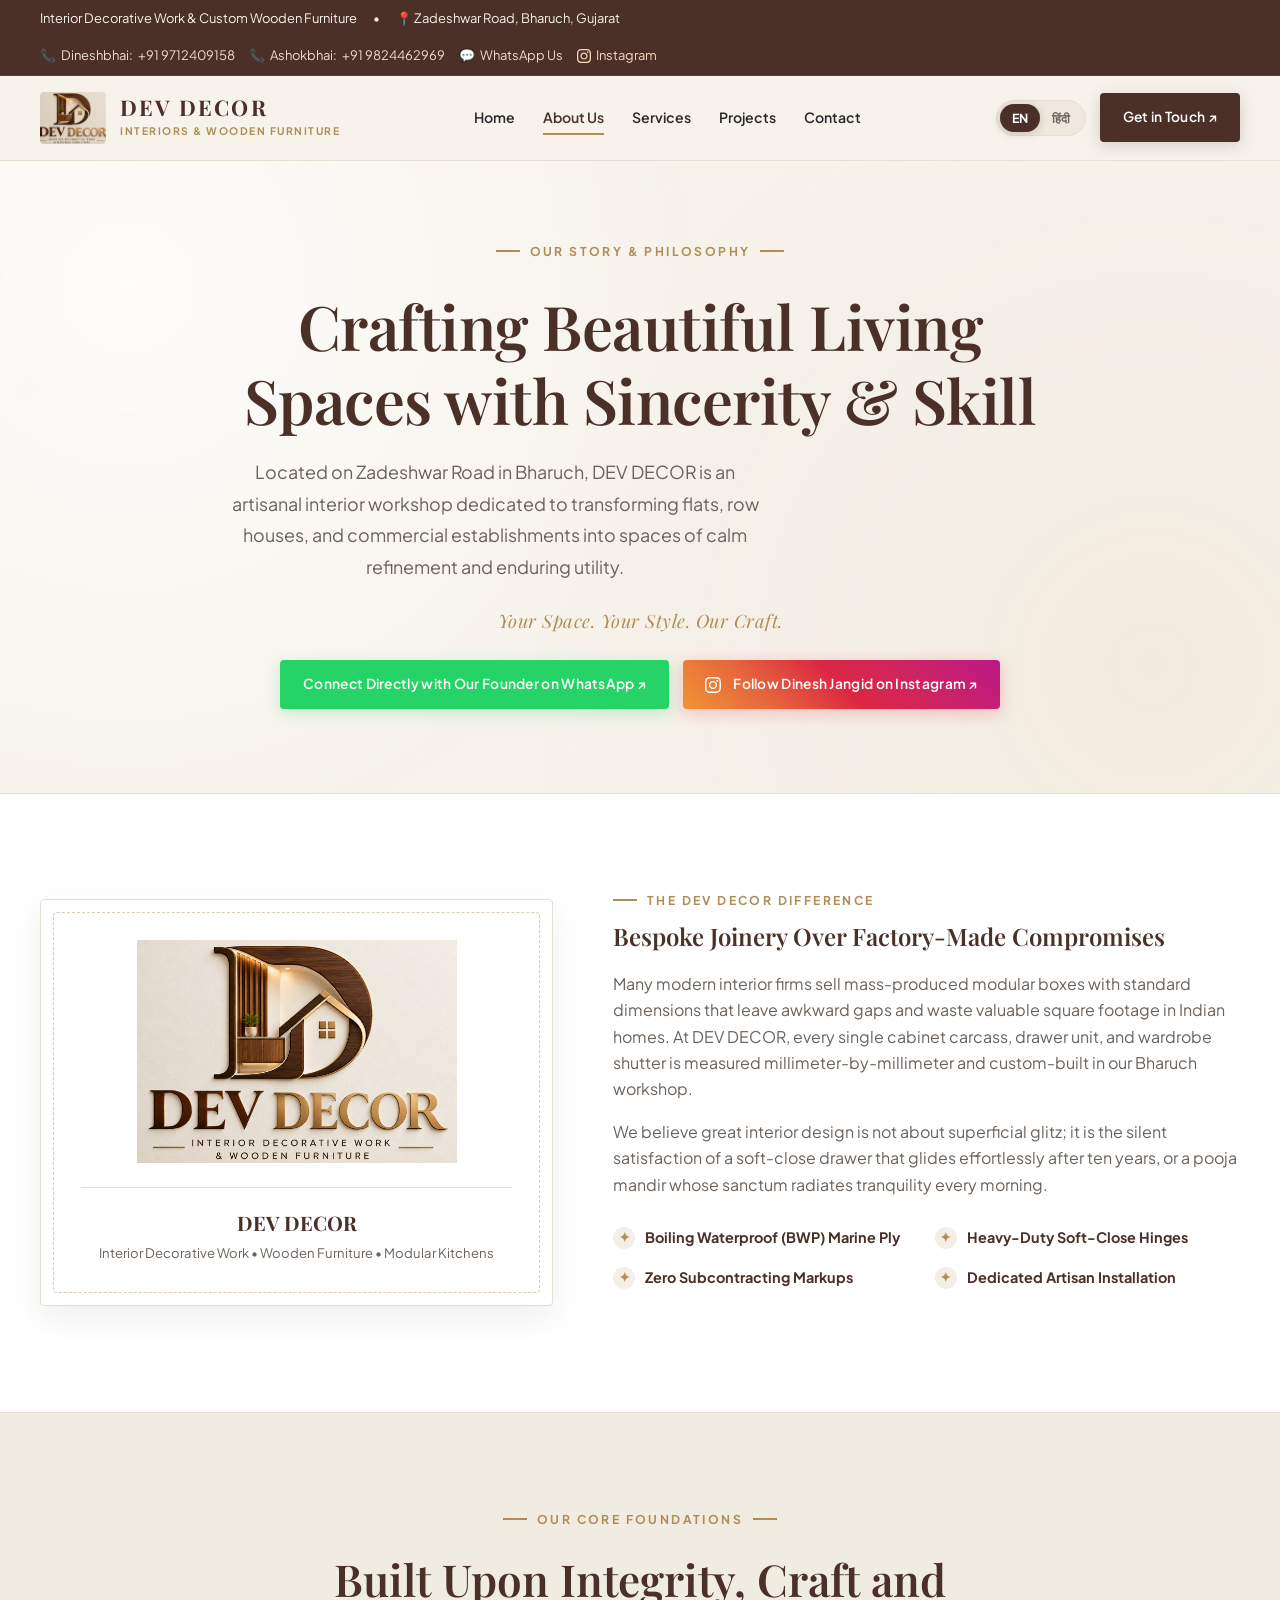
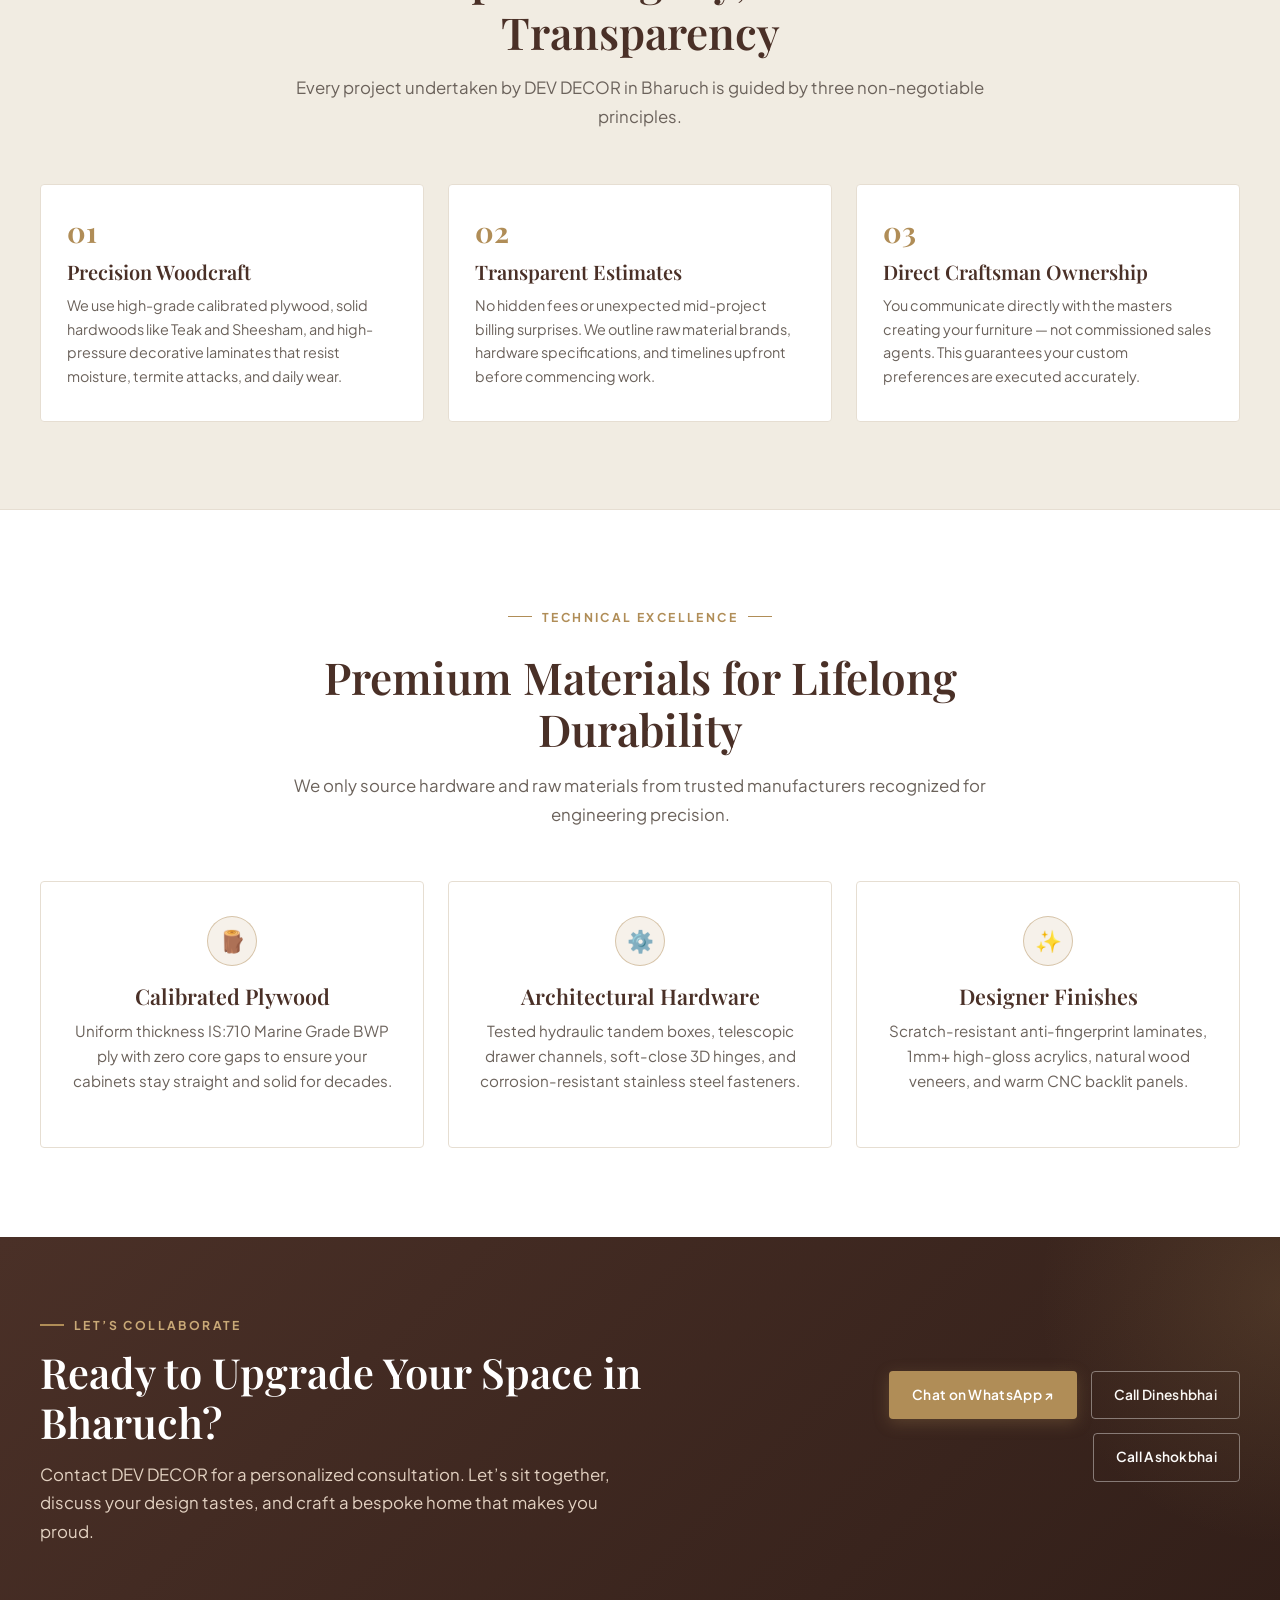
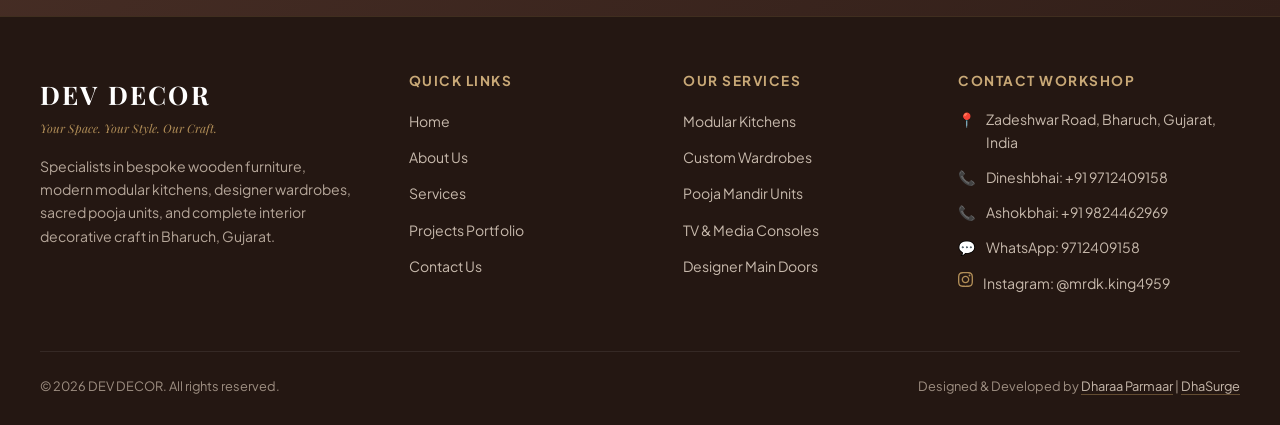
<file: about.html>
<!doctype html>
<html lang="en">
<head>
  <meta charset="utf-8">
  <meta name="viewport" content="width=device-width, initial-scale=1">
  <title>About DEV DECOR | Master Interior Craftsmen in Bharuch, Gujarat</title>
  <meta name="title-en" content="About DEV DECOR | Master Interior Craftsmen in Bharuch, Gujarat">
  <meta name="title-hi" content="DEV DECOR के बारे में | भरूच में मास्टर इंटीरियर कारीगर">
  <meta name="description" content="Discover the story, craftsmanship philosophy and workshop standards of DEV DECOR — specialists in bespoke wooden furniture and interior decorative craft in Zadeshwar Road, Bharuch.">
  <meta name="theme-color" content="#4A3027">
  <link rel="canonical" href="https://devdecor.vercel.app/about.html">
  <meta property="og:title" content="About DEV DECOR — Your Space. Your Style. Our Craft.">
  <meta property="og:description" content="Learn about DEV DECOR's bespoke interior woodworking and interior decorative craft in Bharuch, Gujarat.">
  <meta property="og:type" content="website">

  <!-- Fonts -->
  <link rel="preconnect" href="https://fonts.googleapis.com">
  <link rel="preconnect" href="https://fonts.gstatic.com" crossorigin>
  <link href="https://fonts.googleapis.com/css2?family=Playfair+Display:ital,wght@0,500;0,600;0,700;1,400&family=Plus+Jakarta+Sans:wght@300;400;500;600;700&display=swap" rel="stylesheet">

  <link rel="stylesheet" href="assets/style.css">
</head>
<body>

  <!-- Top Announcement Bar -->
  <div class="topbar">
    <div class="container">
      <div class="topbar-info">
        <span data-en="Interior Decorative Work & Custom Wooden Furniture" data-hi="इंटीरियर डेकोरेटिव वर्क एवं कस्टम वुडन फर्नीचर">Interior Decorative Work & Custom Wooden Furniture</span>
        <span>•</span>
        <span>📍 <span data-en="Zadeshwar Road, Bharuch, Gujarat" data-hi="ज़ादेश्वर रोड, भरूच, गुजरात">Zadeshwar Road, Bharuch, Gujarat</span></span>
      </div>
      <div class="topbar-actions">
        <a href="tel:+919712409158" class="topbar-link" title="Call Dineshbhai">📞 <span data-en="Dineshbhai:" data-hi="दिनेशभाई:">Dineshbhai:</span> +91 9712409158</a>
        <a href="tel:+919824462969" class="topbar-link" title="Call Ashokbhai">📞 <span data-en="Ashokbhai:" data-hi="अशोकभाई:">Ashokbhai:</span> +91 9824462969</a>
        <a href="https://wa.me/919712409158" target="_blank" rel="noopener" class="topbar-link">💬 <span data-en="WhatsApp Us" data-hi="WhatsApp करें">WhatsApp Us</span></a>
        <a href="https://www.instagram.com/mrdk.king4959/" target="_blank" rel="noopener noreferrer" class="topbar-link topbar-instagram" title="Follow Dinesh Jangid on Instagram (@mrdk.king4959)">
          <svg width="14" height="14" viewBox="0 0 24 24" fill="currentColor" aria-hidden="true"><path d="M12 2.163c3.204 0 3.584.012 4.85.07 3.252.148 4.771 1.691 4.919 4.919.058 1.265.069 1.645.069 4.849 0 3.205-.012 3.584-.069 4.849-.149 3.225-1.664 4.771-4.919 4.919-1.266.058-1.644.07-4.85.07-3.204 0-3.584-.012-4.849-.07-3.26-.149-4.771-1.699-4.919-4.92-.058-1.265-.07-1.644-.07-4.849 0-3.204.013-3.583.07-4.849.149-3.227 1.664-4.771 4.919-4.919 1.266-.057 1.645-.069 4.849-.069zm0-2.163c-3.259 0-3.667.014-4.947.072-4.358.2-6.78 2.618-6.98 6.98-.059 1.281-.073 1.689-.073 4.948 0 3.259.014 3.668.072 4.948.2 4.358 2.618 6.78 6.98 6.98 1.281.058 1.689.072 4.948.072 3.259 0 3.668-.014 4.948-.072 4.354-.2 6.782-2.618 6.979-6.98.059-1.28.073-1.689.073-4.948 0-3.259-.014-3.667-.072-4.947-.196-4.354-2.617-6.78-6.979-6.98-1.281-.059-1.69-.073-4.949-.073zm0 5.838c-3.403 0-6.162 2.759-6.162 6.162s2.759 6.163 6.162 6.163 6.162-2.759 6.162-6.163c0-3.403-2.759-6.162-6.162-6.162zm0 10.162c-2.209 0-4-1.79-4-4 0-2.209 1.791-4 4-4s4 1.791 4 4c0 2.21-1.791 4-4 4zm6.406-11.845c-.796 0-1.441.645-1.441 1.44s.645 1.44 1.441 1.44c.795 0 1.439-.645 1.439-1.44s-.644-1.44-1.439-1.44z"/></svg>
          <span data-en="Instagram" data-hi="इंस्टाग्राम">Instagram</span>
        </a>
      </div>
    </div>
  </div>

  <!-- Header -->
  <header class="site-header">
    <div class="container nav">
      <a class="brand" href="index.html" aria-label="DEV DECOR Home">
        <img src="assets/dev-decor-logo.png" alt="DEV DECOR logo" width="66" height="52">
        <span class="brand-text">
          <strong>DEV DECOR</strong>
          <small data-en="INTERIORS & WOODEN FURNITURE" data-hi="इंटीरियर एवं वुडन फर्नीचर">INTERIORS & WOODEN FURNITURE</small>
        </span>
      </a>

      <nav class="navlinks" aria-label="Main Navigation">
        <a href="index.html" data-en="Home" data-hi="होम">Home</a>
        <a href="about.html" class="active" data-en="About Us" data-hi="हमारे बारे में">About Us</a>
        <a href="services.html" data-en="Services" data-hi="सेवाएँ">Services</a>
        <a href="projects.html" data-en="Projects" data-hi="प्रोजेक्ट्स">Projects</a>
        <a href="contact.html" data-en="Contact" data-hi="संपर्क">Contact</a>
        <div class="nav-drawer-contacts">
          <span class="nav-drawer-label" data-en="Direct Call" data-hi="सीधा संपर्क">Direct Call</span>
          <a href="tel:+919712409158" class="nav-drawer-phone">📞 <span data-en="Dineshbhai:" data-hi="दिनेशभाई:">Dineshbhai:</span> +91 9712409158</a>
          <a href="tel:+919824462969" class="nav-drawer-phone">📞 <span data-en="Ashokbhai:" data-hi="अशोकभाई:">Ashokbhai:</span> +91 9824462969</a>
          <a href="https://www.instagram.com/mrdk.king4959/" target="_blank" rel="noopener noreferrer" class="nav-drawer-phone nav-drawer-instagram" title="Follow Dinesh Jangid on Instagram">
            <svg width="15" height="15" viewBox="0 0 24 24" fill="currentColor" aria-hidden="true"><path d="M12 2.163c3.204 0 3.584.012 4.85.07 3.252.148 4.771 1.691 4.919 4.919.058 1.265.069 1.645.069 4.849 0 3.205-.012 3.584-.069 4.849-.149 3.225-1.664 4.771-4.919 4.919-1.266.058-1.644.07-4.85.07-3.204 0-3.584-.012-4.849-.07-3.26-.149-4.771-1.699-4.919-4.92-.058-1.265-.07-1.644-.07-4.849 0-3.204.013-3.583.07-4.849.149-3.227 1.664-4.771 4.919-4.919 1.266-.057 1.645-.069 4.849-.069zm0-2.163c-3.259 0-3.667.014-4.947.072-4.358.2-6.78 2.618-6.98 6.98-.059 1.281-.073 1.689-.073 4.948 0 3.259.014 3.668.072 4.948.2 4.358 2.618 6.78 6.98 6.98 1.281.058 1.689.072 4.948.072 3.259 0 3.668-.014 4.948-.072 4.354-.2 6.782-2.618 6.979-6.98.059-1.28.073-1.689.073-4.948 0-3.259-.014-3.667-.072-4.947-.196-4.354-2.617-6.78-6.979-6.98-1.281-.059-1.69-.073-4.949-.073zm0 5.838c-3.403 0-6.162 2.759-6.162 6.162s2.759 6.163 6.162 6.163 6.162-2.759 6.162-6.163c0-3.403-2.759-6.162-6.162-6.162zm0 10.162c-2.209 0-4-1.79-4-4 0-2.209 1.791-4 4-4s4 1.791 4 4c0 2.21-1.791 4-4 4zm6.406-11.845c-.796 0-1.441.645-1.441 1.44s.645 1.44 1.441 1.44c.795 0 1.439-.645 1.439-1.44s-.644-1.44-1.439-1.44z"/></svg>
            <span data-en="Follow on Instagram" data-hi="Instagram पर फॉलो करें">Follow on Instagram</span>
          </a>
        </div>
      </nav>

      <div class="navright">
        <div class="lang-toggle" role="group" aria-label="Language Selector">
          <button class="lang-btn lang-en-btn active" type="button" aria-label="Switch to English">EN</button>
          <button class="lang-btn lang-hi-btn" type="button" aria-label="हिंदी में देखें">हिंदी</button>
        </div>
        <a class="btn btn-primary" href="https://wa.me/919712409158" target="_blank" rel="noopener" data-en="Get in Touch ↗" data-hi="संपर्क करें ↗">Get in Touch ↗</a>
        <button class="menu-toggle" type="button" aria-label="Toggle Navigation Menu" aria-expanded="false">
          <span></span><span></span><span></span>
        </button>
      </div>
    </div>
  </header>

  <main>
    <!-- Page Hero -->
    <section class="hero">
      <div class="container">
        <div style="max-width: 820px; margin: 0 auto; text-align: center;">
          <span class="eyebrow centered" data-en="OUR STORY & PHILOSOPHY" data-hi="हमारी कहानी और दृष्टिकोण">OUR STORY & PHILOSOPHY</span>
          <h1 data-en="Crafting Beautiful Living Spaces with Sincerity & Skill" data-hi="ईमानदारी और हुनर के साथ खूबसूरत घर संवारने का सफर">
            Crafting Beautiful Living Spaces with Sincerity & Skill
          </h1>
          <p data-en="Located on Zadeshwar Road in Bharuch, DEV DECOR is an artisanal interior workshop dedicated to transforming flats, row houses, and commercial establishments into spaces of calm refinement and enduring utility." data-hi="भरूच में ज़ादेश्वर रोड पर स्थित, DEV DECOR एक शिल्प-उन्मुख इंटीरियर वर्कशॉप है जो फ्लैटों, रो-हाउसों और व्यावसायिक स्थानों को सुंदरता और स्थायी उपयोगिता का स्वरूप प्रदान करता है।">
            Located on Zadeshwar Road in Bharuch, DEV DECOR is an artisanal interior workshop dedicated to transforming flats, row houses, and commercial establishments into spaces of calm refinement and enduring utility.
          </p>
          <div class="tagline" data-en="Your Space. Your Style. Our Craft." data-hi="आपका स्थान। आपकी शैली। हमारा शिल्प।">Your Space. Your Style. Our Craft.</div>
          <div style="margin-top: 24px; display: flex; flex-wrap: wrap; justify-content: center; gap: 14px;">
            <a class="btn btn-whatsapp" href="https://wa.me/919712409158" target="_blank" rel="noopener" data-en="Connect Directly with Our Founder on WhatsApp ↗" data-hi="WhatsApp पर सीधे संस्थापक से बात करें ↗">Connect Directly with Our Founder on WhatsApp ↗</a>
            <a class="btn btn-instagram" href="https://www.instagram.com/mrdk.king4959/" target="_blank" rel="noopener noreferrer">
              <svg width="16" height="16" viewBox="0 0 24 24" fill="currentColor" aria-hidden="true" style="margin-right:4px;"><path d="M12 2.163c3.204 0 3.584.012 4.85.07 3.252.148 4.771 1.691 4.919 4.919.058 1.265.069 1.645.069 4.849 0 3.205-.012 3.584-.069 4.849-.149 3.225-1.664 4.771-4.919 4.919-1.266.058-1.644.07-4.85.07-3.204 0-3.584-.012-4.849-.07-3.26-.149-4.771-1.699-4.919-4.92-.058-1.265-.07-1.644-.07-4.849 0-3.204.013-3.583.07-4.849.149-3.227 1.664-4.771 4.919-4.919 1.266-.057 1.645-.069 4.849-.069zm0-2.163c-3.259 0-3.667.014-4.947.072-4.358.2-6.78 2.618-6.98 6.98-.059 1.281-.073 1.689-.073 4.948 0 3.259.014 3.668.072 4.948.2 4.358 2.618 6.78 6.98 6.98 1.281.058 1.689.072 4.948.072 3.259 0 3.668-.014 4.948-.072 4.354-.2 6.782-2.618 6.979-6.98.059-1.28.073-1.689.073-4.948 0-3.259-.014-3.667-.072-4.947-.196-4.354-2.617-6.78-6.979-6.98-1.281-.059-1.69-.073-4.949-.073zm0 5.838c-3.403 0-6.162 2.759-6.162 6.162s2.759 6.163 6.162 6.163 6.162-2.759 6.162-6.163c0-3.403-2.759-6.162-6.162-6.162zm0 10.162c-2.209 0-4-1.79-4-4 0-2.209 1.791-4 4-4s4 1.791 4 4c0 2.21-1.791 4-4 4zm6.406-11.845c-.796 0-1.441.645-1.441 1.44s.645 1.44 1.441 1.44c.795 0 1.439-.645 1.439-1.44s-.644-1.44-1.439-1.44z"/></svg>
              <span data-en="Follow Dinesh Jangid on Instagram ↗" data-hi="संस्थापक को Instagram पर फॉलो करें ↗">Follow Dinesh Jangid on Instagram ↗</span>
            </a>
          </div>
        </div>
      </div>
    </section>

    <!-- Detailed Brand Story -->
    <section style="background: #FFFFFF;">
      <div class="container about-grid">
        <div class="about-mark-card">
          <img src="assets/dev-decor-logo.png" alt="DEV DECOR official insignia" width="320" height="260">
          <div style="margin-top: 24px; padding-top: 18px; border-top: 1px solid var(--border);">
            <strong style="display:block; font-family: var(--font-serif); font-size: 1.25rem; color: var(--walnut);">DEV DECOR</strong>
            <span style="font-size: 0.82rem; color: var(--muted);" data-en="Interior Decorative Work • Wooden Furniture • Modular Kitchens" data-hi="इंटीरियर डेकोरेटिव वर्क • वुडन फर्नीचर • मॉड्यूलर किचन">Interior Decorative Work • Wooden Furniture • Modular Kitchens</span>
          </div>
        </div>

        <div>
          <span class="eyebrow" data-en="THE DEV DECOR DIFFERENCE" data-hi="DEV DECOR की विशेषता">THE DEV DECOR DIFFERENCE</span>
          <h2 data-en="Bespoke Joinery Over Factory-Made Compromises" data-hi="रेडीमेड समझौतों के बजाय आपके घर के लिए खास शिल्प">Bespoke Joinery Over Factory-Made Compromises</h2>
          <p data-en="Many modern interior firms sell mass-produced modular boxes with standard dimensions that leave awkward gaps and waste valuable square footage in Indian homes. At DEV DECOR, every single cabinet carcass, drawer unit, and wardrobe shutter is measured millimeter-by-millimeter and custom-built in our Bharuch workshop." data-hi="कई कंपनियां मानकीकृत रेडीमेड फर्नीचर बेचती हैं जो भारतीय घरों में जगह बर्बाद करती हैं और कोनों में खाली स्थान छोड़ देती हैं। DEV DECOR में हर कैबिनेट्स, वार्डरोब और ड्रॉअर को मिलीमीटर के नाप से आपकी जगह के अनुसार तैयार किया जाता है।">
            Many modern interior firms sell mass-produced modular boxes with standard dimensions that leave awkward gaps and waste valuable square footage in Indian homes. At DEV DECOR, every single cabinet carcass, drawer unit, and wardrobe shutter is measured millimeter-by-millimeter and custom-built in our Bharuch workshop.
          </p>
          <p data-en="We believe great interior design is not about superficial glitz; it is the silent satisfaction of a soft-close drawer that glides effortlessly after ten years, or a pooja mandir whose sanctum radiates tranquility every morning." data-hi="हमारा मानना है कि सच्चा इंटीरियर डिज़ाइन केवल दिखावा नहीं है; यह दस साल बाद भी सुचारू रूप से चलने वाले सॉफ्ट-क्लोज़ ड्रॉअर का संतोष है, या उस पूजा मंदिर की शांति है जो हर सुबह आपके घर को पवित्रता देती है।">
            We believe great interior design is not about superficial glitz; it is the silent satisfaction of a soft-close drawer that glides effortlessly after ten years, or a pooja mandir whose sanctum radiates tranquility every morning.
          </p>

          <div class="checklist">
            <div class="check-item"><span>✦</span> <strong data-en="Boiling Waterproof (BWP) Marine Ply" data-hi="बीडब्ल्यूपी वाटरप्रूफ मरीन प्लाई">Boiling Waterproof (BWP) Marine Ply</strong></div>
            <div class="check-item"><span>✦</span> <strong data-en="Heavy-Duty Soft-Close Hinges" data-hi="टिकाऊ सॉफ्ट-क्लोज़ हिंज">Heavy-Duty Soft-Close Hinges</strong></div>
            <div class="check-item"><span>✦</span> <strong data-en="Zero Subcontracting Markups" data-hi="बिना किसी बिचौलिए की सीधी लागत">Zero Subcontracting Markups</strong></div>
            <div class="check-item"><span>✦</span> <strong data-en="Dedicated Artisan Installation" data-hi="कुशल कारीगरों द्वारा इंस्टॉलेशन">Dedicated Artisan Installation</strong></div>
          </div>
        </div>
      </div>
    </section>

    <!-- Core Values Section -->
    <section style="background: var(--ivory-alt); border-top: 1px solid var(--border);">
      <div class="container">
        <div class="section-head">
          <span class="eyebrow centered" data-en="OUR CORE FOUNDATIONS" data-hi="हमारे मूल सिद्धांत">OUR CORE FOUNDATIONS</span>
          <h2 data-en="Built Upon Integrity, Craft and Transparency" data-hi="विश्वसनीयता, शिल्प और पारदर्शिता की नींव पर स्थापित">Built Upon Integrity, Craft and Transparency</h2>
          <p data-en="Every project undertaken by DEV DECOR in Bharuch is guided by three non-negotiable principles." data-hi="भरूच में DEV DECOR द्वारा किए जाने वाले हर प्रोजेक्ट का मार्गदर्शन तीन मूलभूत सिद्धांतों द्वारा होता है।">
            Every project undertaken by DEV DECOR in Bharuch is guided by three non-negotiable principles.
          </p>
        </div>

        <div class="values-grid">
          <article class="value-card">
            <div class="value-number">01</div>
            <h3 data-en="Precision Woodcraft" data-hi="सटीक काष्ठकला">Precision Woodcraft</h3>
            <p data-en="We use high-grade calibrated plywood, solid hardwoods like Teak and Sheesham, and high-pressure decorative laminates that resist moisture, termite attacks, and daily wear." data-hi="हम उच्च गुणवत्ता वाली कैलिब्रेटेड प्लाईवुड, सागवान और शीशम जैसी असली लकड़ी और टिकाऊ लैमिनेट्स का उपयोग करते हैं जो सीलन और दीमक से सुरक्षित रहते हैं।">
              We use high-grade calibrated plywood, solid hardwoods like Teak and Sheesham, and high-pressure decorative laminates that resist moisture, termite attacks, and daily wear.
            </p>
          </article>

          <article class="value-card">
            <div class="value-number">02</div>
            <h3 data-en="Transparent Estimates" data-hi="स्पष्ट व पारदर्शी कोटेशन">Transparent Estimates</h3>
            <p data-en="No hidden fees or unexpected mid-project billing surprises. We outline raw material brands, hardware specifications, and timelines upfront before commencing work." data-hi="कोई छिपी हुई लागत नहीं। काम शुरू करने से पहले हम उपयोग की जाने वाली सामग्री, हार्डवेयर ब्रांड और समय-सीमा का स्पष्ट विवरण देते हैं।">
              No hidden fees or unexpected mid-project billing surprises. We outline raw material brands, hardware specifications, and timelines upfront before commencing work.
            </p>
          </article>

          <article class="value-card">
            <div class="value-number">03</div>
            <h3 data-en="Direct Craftsman Ownership" data-hi="सीधी कारीगर जवाबदेही">Direct Craftsman Ownership</h3>
            <p data-en="You communicate directly with the masters creating your furniture — not commissioned sales agents. This guarantees your custom preferences are executed accurately." data-hi="आप सीधे उन कारीगरों से बात करते हैं जो आपके फर्नीचर का निर्माण कर रहे हैं। इससे आपकी हर पसंद और माप का सही कार्यान्वयन सुनिश्चित होता है।">
              You communicate directly with the masters creating your furniture — not commissioned sales agents. This guarantees your custom preferences are executed accurately.
            </p>
          </article>
        </div>
      </div>
    </section>

    <!-- Workshop & Material Standards -->
    <section style="background: #FFFFFF; border-top: 1px solid var(--border);">
      <div class="container">
        <div class="section-head">
          <span class="eyebrow centered" data-en="TECHNICAL EXCELLENCE" data-hi="तकनीकी गुणवत्ता">TECHNICAL EXCELLENCE</span>
          <h2 data-en="Premium Materials for Lifelong Durability" data-hi="आजीवन मजबूती के लिए चुनिंदा सामग्री">Premium Materials for Lifelong Durability</h2>
          <p data-en="We only source hardware and raw materials from trusted manufacturers recognized for engineering precision." data-hi="हम केवल उन्हीं हार्डवेयर और कच्ची सामग्रियों का उपयोग करते हैं जो अपनी मजबूती और विश्वसनीयता के लिए प्रसिद्ध हैं।">
            We only source hardware and raw materials from trusted manufacturers recognized for engineering precision.
          </p>
        </div>

        <div class="trustgrid" style="grid-template-columns: repeat(3, 1fr);">
          <div class="contact-card" style="text-align: center;">
            <div class="contact-icon" style="margin-inline: auto;">🪵</div>
            <h3 data-en="Calibrated Plywood" data-hi="कैलिब्रेटेड प्लाईवुड">Calibrated Plywood</h3>
            <p data-en="Uniform thickness IS:710 Marine Grade BWP ply with zero core gaps to ensure your cabinets stay straight and solid for decades." data-hi="बिना किसी गैप वाली आईएस:710 मरीन ग्रेड बीडब्ल्यूपी प्लाई जो कैबिनेट्स को दशकों तक मजबूत रखती है।">
              Uniform thickness IS:710 Marine Grade BWP ply with zero core gaps to ensure your cabinets stay straight and solid for decades.
            </p>
          </div>

          <div class="contact-card" style="text-align: center;">
            <div class="contact-icon" style="margin-inline: auto;">⚙️</div>
            <h3 data-en="Architectural Hardware" data-hi="प्रीमियम हार्डवेयर">Architectural Hardware</h3>
            <p data-en="Tested hydraulic tandem boxes, telescopic drawer channels, soft-close 3D hinges, and corrosion-resistant stainless steel fasteners." data-hi="परीक्षित हाइड्रोलिक टेंडम बॉक्स, सॉफ्ट-क्लोज़ 3D हिंज और जंग-रोधी स्टेनलेस स्टील फास्टनर्स।">
              Tested hydraulic tandem boxes, telescopic drawer channels, soft-close 3D hinges, and corrosion-resistant stainless steel fasteners.
            </p>
          </div>

          <div class="contact-card" style="text-align: center;">
            <div class="contact-icon" style="margin-inline: auto;">✨</div>
            <h3 data-en="Designer Finishes" data-hi="डिज़ाइनर फिनिश">Designer Finishes</h3>
            <p data-en="Scratch-resistant anti-fingerprint laminates, 1mm+ high-gloss acrylics, natural wood veneers, and warm CNC backlit panels." data-hi="स्क्रैच-प्रतिरोधी एंटी-फिंगरप्रिंट लैमिनेट्स, हाई-ग्लॉस ऐक्रेलिक और बैक्लिट सीएनसी पैनल्स।">
              Scratch-resistant anti-fingerprint laminates, 1mm+ high-gloss acrylics, natural wood veneers, and warm CNC backlit panels.
            </p>
          </div>
        </div>
      </div>
    </section>

    <!-- Consultation CTA Banner -->
    <section class="cta-banner">
      <div class="container cta-grid">
        <div>
          <span class="eyebrow" style="color: var(--gold-light);" data-en="LET’S COLLABORATE" data-hi="आइए साथ मिलकर काम करें">LET’S COLLABORATE</span>
          <h2 data-en="Ready to Upgrade Your Space in Bharuch?" data-hi="क्या आप अपने घर को नया रूप देने के लिए तैयार हैं?">Ready to Upgrade Your Space in Bharuch?</h2>
          <p data-en="Contact DEV DECOR for a personalized consultation. Let’s sit together, discuss your design tastes, and craft a bespoke home that makes you proud." data-hi="व्यक्तिगत परामर्श के लिए DEV DECOR से संपर्क करें। आइए मिलकर आपकी पसंद पर चर्चा करें और आपके घर को एक अनूठा रूप दें।">
            Contact DEV DECOR for a personalized consultation. Let’s sit together, discuss your design tastes, and craft a bespoke home that makes you proud.
          </p>
        </div>
        <div class="cta-actions">
          <a class="btn btn-gold" href="https://wa.me/919712409158" target="_blank" rel="noopener" data-en="Chat on WhatsApp ↗" data-hi="WhatsApp पर बात करें ↗">Chat on WhatsApp ↗</a>
          <a class="btn btn-outline-white" href="tel:+919712409158" data-en="Call Dineshbhai" data-hi="दिनेशभाई को कॉल करें">Call Dineshbhai</a>
          <a class="btn btn-outline-white" href="tel:+919824462969" data-en="Call Ashokbhai" data-hi="अशोकभाई को कॉल करें">Call Ashokbhai</a>
        </div>
      </div>
    </section>
  </main>

  <!-- Site Footer -->
  <footer class="site-footer">
    <div class="container">
      <div class="footer-main">
        <div class="footer-brand">
          <strong>DEV DECOR</strong>
          <small data-en="Your Space. Your Style. Our Craft." data-hi="आपका स्थान। आपकी शैली। हमारा शिल्प।">Your Space. Your Style. Our Craft.</small>
          <p data-en="Specialists in bespoke wooden furniture, modern modular kitchens, designer wardrobes, sacred pooja units, and complete interior decorative craft in Bharuch, Gujarat." data-hi="भरूच, गुजरात में बेस्पोक वुडन फर्नीचर, आधुनिक मॉड्यूलर किचन, डिजाइनर वार्डरोब, पूजा मंदिर और संपूर्ण इंटीरियर डेकोरेटिव शिल्प के विशेषज्ञ।">
            Specialists in bespoke wooden furniture, modern modular kitchens, designer wardrobes, sacred pooja units, and complete interior decorative craft in Bharuch, Gujarat.
          </p>
        </div>
        <div class="footer-col">
          <h4 data-en="Quick Links" data-hi="महत्वपूर्ण लिंक्स">Quick Links</h4>
          <ul class="footer-links">
            <li><a href="index.html" data-en="Home" data-hi="होम">Home</a></li>
            <li><a href="about.html" data-en="About Us" data-hi="हमारे बारे में">About Us</a></li>
            <li><a href="services.html" data-en="Services" data-hi="सेवाएँ">Services</a></li>
            <li><a href="projects.html" data-en="Projects Portfolio" data-hi="प्रोजेक्ट्स पोर्टफोलियो">Projects Portfolio</a></li>
            <li><a href="contact.html" data-en="Contact Us" data-hi="संपर्क करें">Contact Us</a></li>
          </ul>
        </div>
        <div class="footer-col">
          <h4 data-en="Our Services" data-hi="हमारी सेवाएँ">Our Services</h4>
          <ul class="footer-links">
            <li><a href="services.html#kitchen" data-en="Modular Kitchens" data-hi="मॉड्यूलर किचन">Modular Kitchens</a></li>
            <li><a href="services.html#wardrobe" data-en="Custom Wardrobes" data-hi="कस्टम वार्डरोब">Custom Wardrobes</a></li>
            <li><a href="services.html#pooja" data-en="Pooja Mandir Units" data-hi="पूजा मंदिर यूनिट्स">Pooja Mandir Units</a></li>
            <li><a href="services.html#tv" data-en="TV & Media Consoles" data-hi="टीवी और मीडिया कंसोल">TV & Media Consoles</a></li>
            <li><a href="services.html#doors" data-en="Designer Main Doors" data-hi="डिजाइनर मुख्य दरवाजे">Designer Main Doors</a></li>
          </ul>
        </div>
        <div class="footer-col">
          <h4 data-en="Contact Workshop" data-hi="वर्कशॉप संपर्क">Contact Workshop</h4>
          <div class="footer-contact-item">
            <span>📍</span>
            <span data-en="Zadeshwar Road, Bharuch, Gujarat, India" data-hi="ज़ादेश्वर रोड, भरूच, गुजरात, भारत">Zadeshwar Road, Bharuch, Gujarat, India</span>
          </div>
          <div class="footer-contact-item">
            <span>📞</span>
            <a href="tel:+919712409158"><span data-en="Dineshbhai:" data-hi="दिनेशभाई:">Dineshbhai:</span> +91 9712409158</a>
          </div>
          <div class="footer-contact-item">
            <span>📞</span>
            <a href="tel:+919824462969"><span data-en="Ashokbhai:" data-hi="अशोकभाई:">Ashokbhai:</span> +91 9824462969</a>
          </div>
          <div class="footer-contact-item">
            <span>💬</span>
            <a href="https://wa.me/919712409158" target="_blank" rel="noopener">WhatsApp: 9712409158</a>
          </div>
          <div class="footer-contact-item">
            <span style="display:inline-flex; align-items:center;">
              <svg width="15" height="15" viewBox="0 0 24 24" fill="currentColor" aria-hidden="true" style="color:var(--gold);"><path d="M12 2.163c3.204 0 3.584.012 4.85.07 3.252.148 4.771 1.691 4.919 4.919.058 1.265.069 1.645.069 4.849 0 3.205-.012 3.584-.069 4.849-.149 3.225-1.664 4.771-4.919 4.919-1.266.058-1.644.07-4.85.07-3.204 0-3.584-.012-4.849-.07-3.26-.149-4.771-1.699-4.919-4.92-.058-1.265-.07-1.644-.07-4.849 0-3.204.013-3.583.07-4.849.149-3.227 1.664-4.771 4.919-4.919 1.266-.057 1.645-.069 4.849-.069zm0-2.163c-3.259 0-3.667.014-4.947.072-4.358.2-6.78 2.618-6.98 6.98-.059 1.281-.073 1.689-.073 4.948 0 3.259.014 3.668.072 4.948.2 4.358 2.618 6.78 6.98 6.98 1.281.058 1.689.072 4.948.072 3.259 0 3.668-.014 4.948-.072 4.354-.2 6.782-2.618 6.979-6.98.059-1.28.073-1.689.073-4.948 0-3.259-.014-3.667-.072-4.947-.196-4.354-2.617-6.78-6.979-6.98-1.281-.059-1.69-.073-4.949-.073zm0 5.838c-3.403 0-6.162 2.759-6.162 6.162s2.759 6.163 6.162 6.163 6.162-2.759 6.162-6.163c0-3.403-2.759-6.162-6.162-6.162zm0 10.162c-2.209 0-4-1.79-4-4 0-2.209 1.791-4 4-4s4 1.791 4 4c0 2.21-1.791 4-4 4zm6.406-11.845c-.796 0-1.441.645-1.441 1.44s.645 1.44 1.441 1.44c.795 0 1.439-.645 1.439-1.44s-.644-1.44-1.439-1.44z"/></svg>
            </span>
            <a href="https://www.instagram.com/mrdk.king4959/" target="_blank" rel="noopener noreferrer">
              <span>Instagram: @mrdk.king4959</span>
            </a>
          </div>
        </div>
      </div>

      <div class="footer-bottom">
        <div>&copy; <span class="current-year"></span> DEV DECOR. <span data-en="All rights reserved." data-hi="सर्वाधिकार सुरक्षित।">All rights reserved.</span></div>
        <div>Designed & Developed by <a href="https://dharaassetsuites.vercel.app/" target="_blank" rel="noopener">Dharaa Parmaar</a> | <a href="https://www.dhasurge.com/" target="_blank" rel="noopener">DhaSurge</a></div>
      </div>
    </div>
  </footer>

  <script src="assets/main.js"></script>
</body>
</html>
</file>
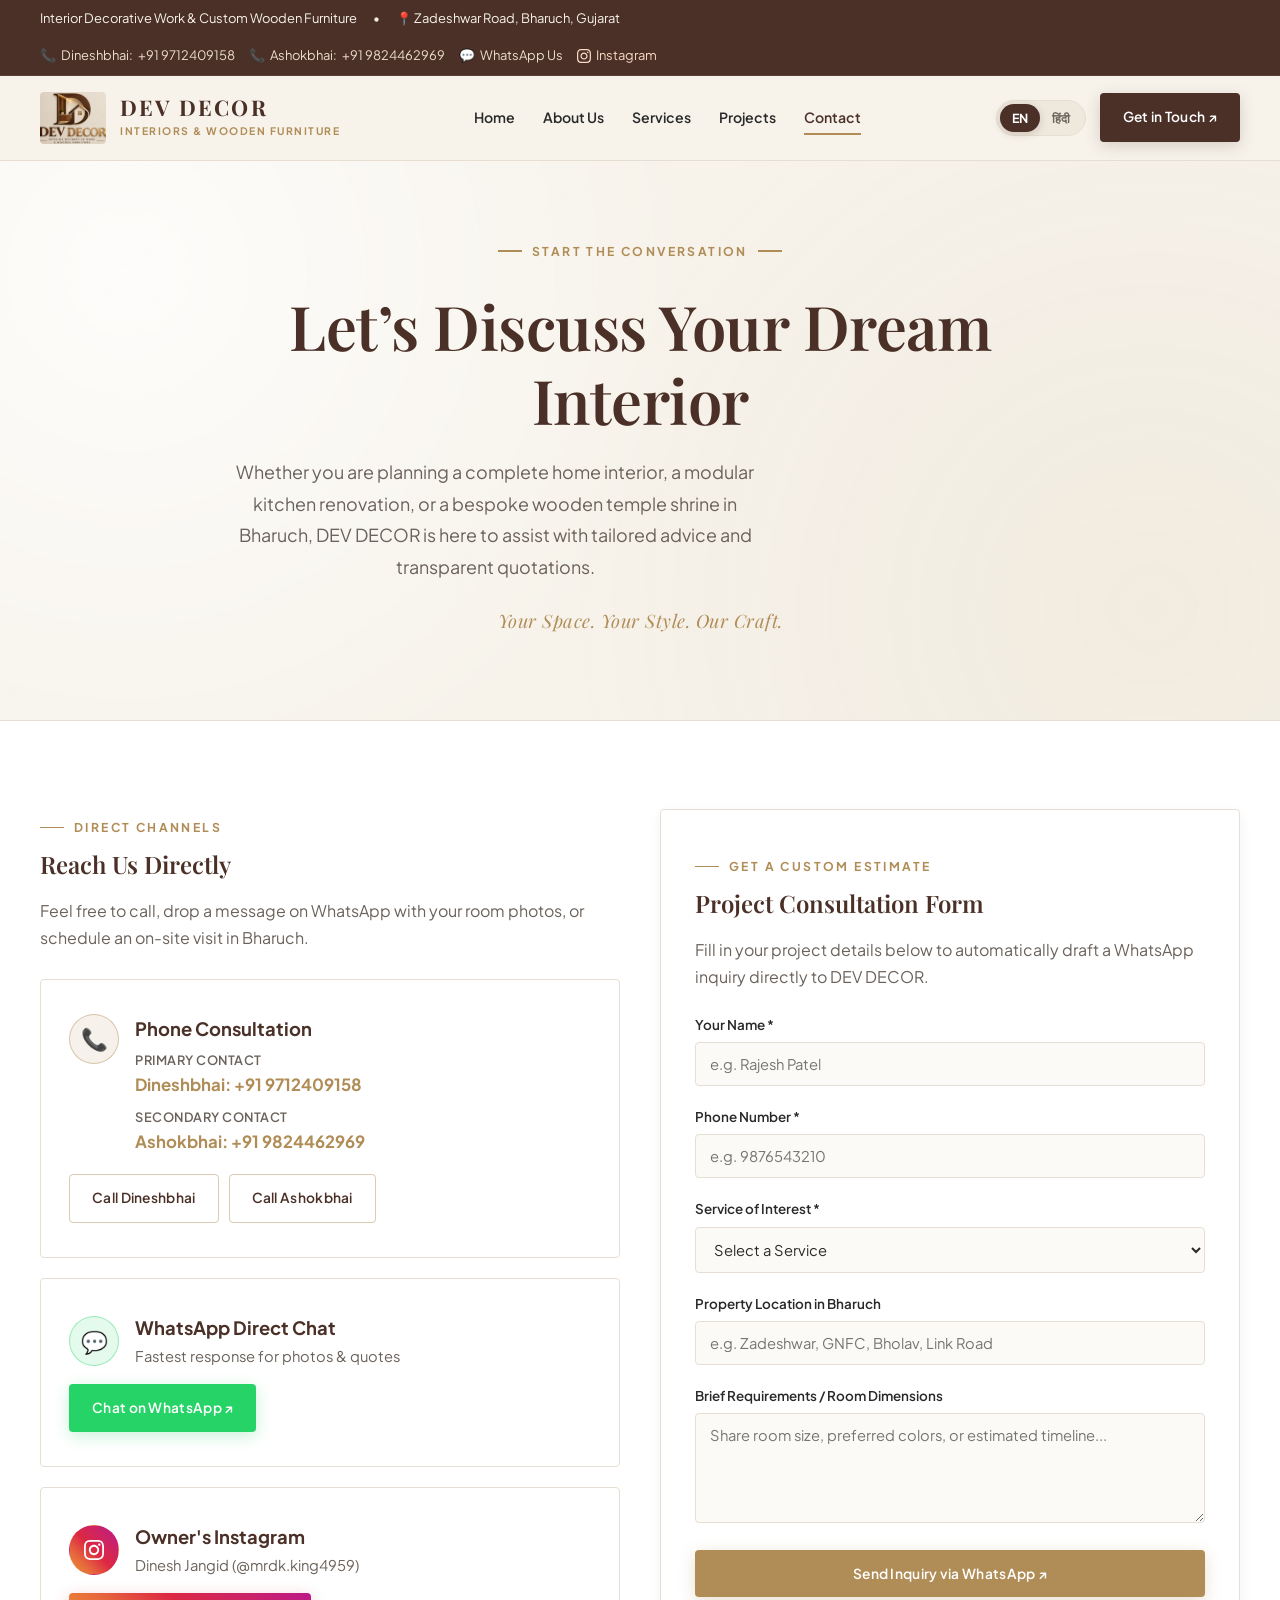
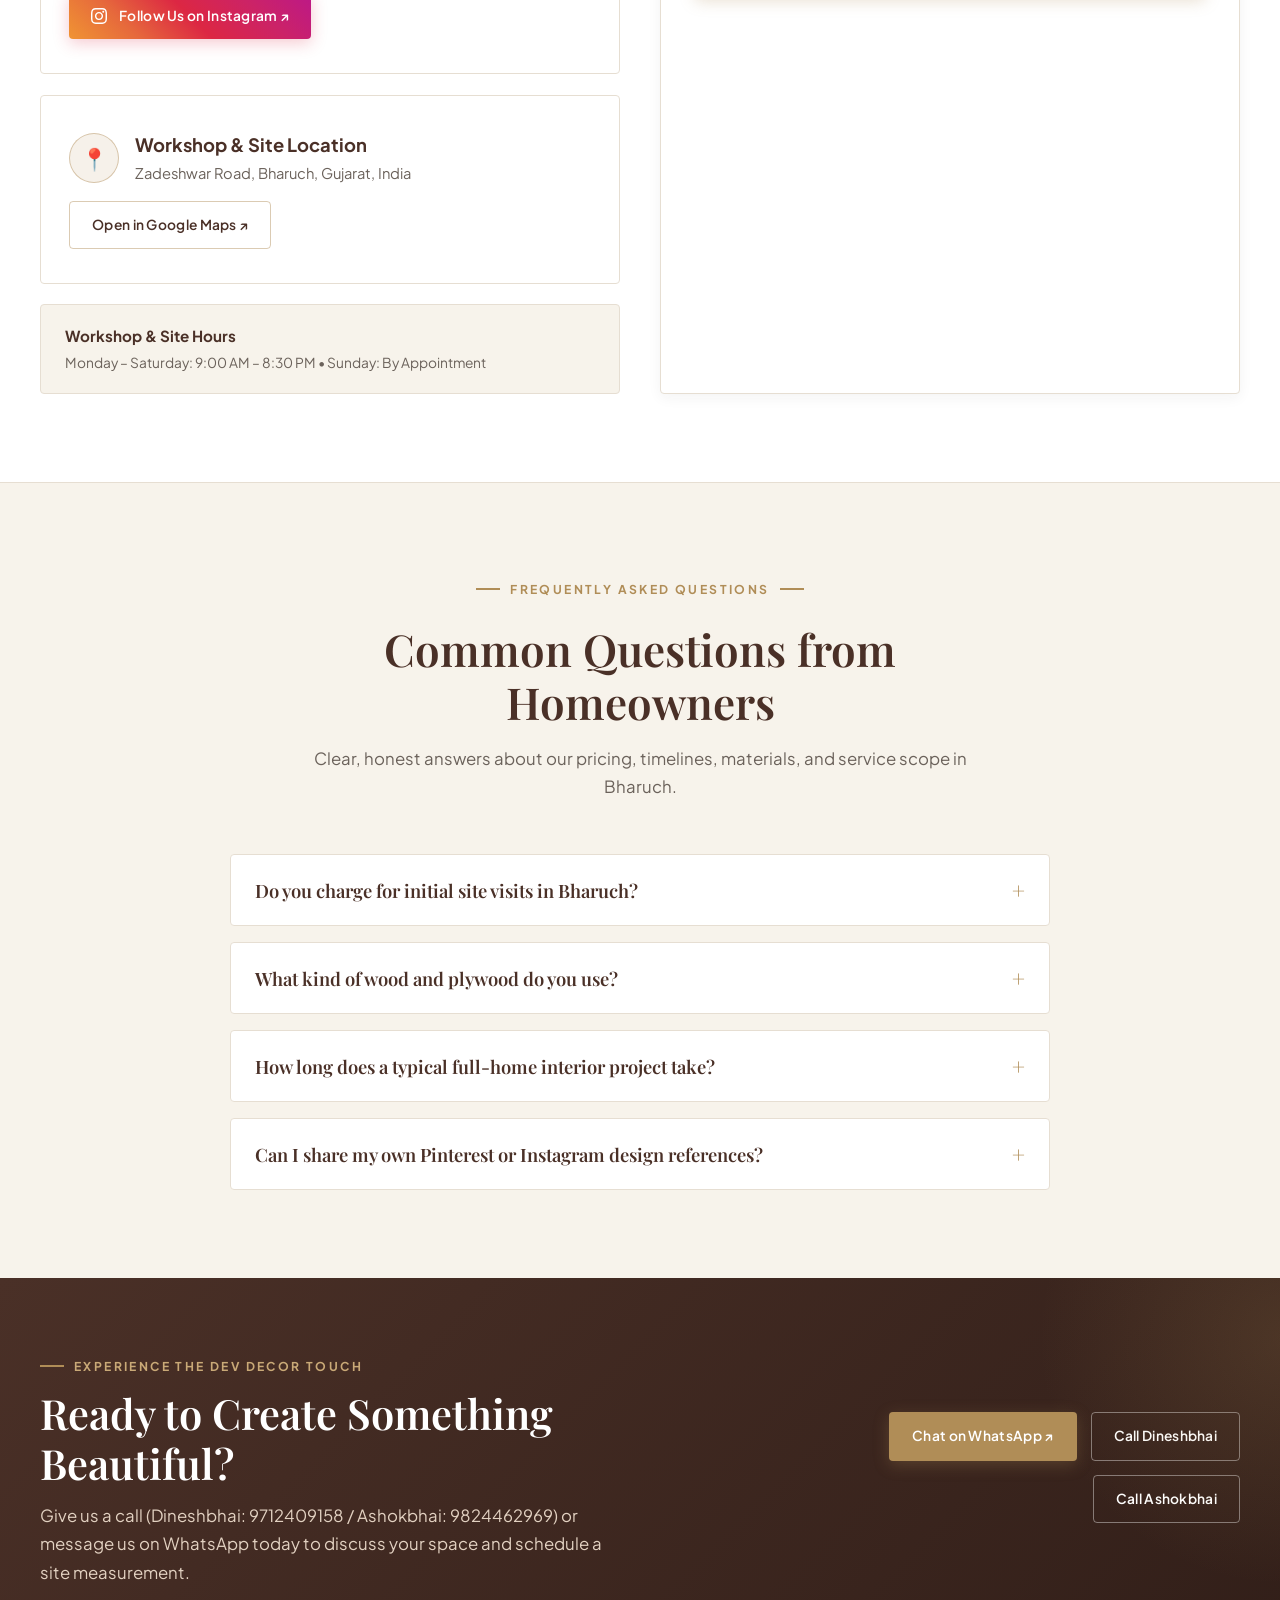
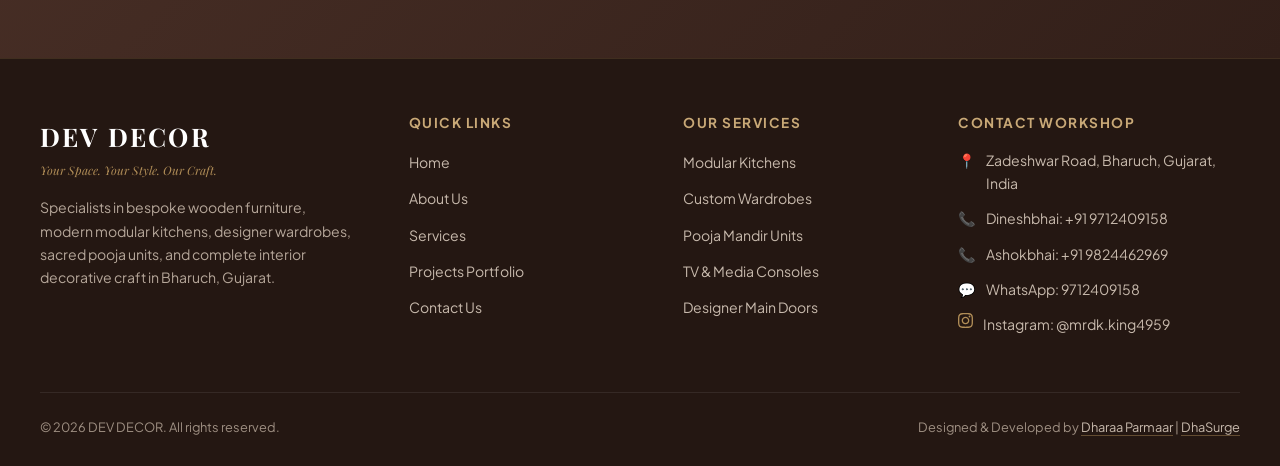
<file: contact.html>
<!doctype html>
<html lang="en">
<head>
  <meta charset="utf-8">
  <meta name="viewport" content="width=device-width, initial-scale=1">
  <title>Contact DEV DECOR | Zadeshwar Road, Bharuch, Gujarat</title>
  <meta name="title-en" content="Contact DEV DECOR | Zadeshwar Road, Bharuch, Gujarat">
  <meta name="title-hi" content="DEV DECOR से संपर्क करें | ज़ादेश्वर रोड, भरूच, गुजरात">
  <meta name="description" content="Contact DEV DECOR in Bharuch for custom interior decorative craft, modular kitchens, wardrobes, and wooden furniture. Call Dineshbhai: 9712409158 or Ashokbhai: 9824462969, or chat on WhatsApp.">
  <meta name="theme-color" content="#4A3027">
  <link rel="canonical" href="https://devdecor.vercel.app/contact.html">
  <meta property="og:title" content="Contact DEV DECOR — Bharuch, Gujarat">
  <meta property="og:description" content="Get in touch with DEV DECOR for bespoke interior design and wooden furniture craftsmanship in Bharuch.">
  <meta property="og:type" content="website">

  <!-- Fonts -->
  <link rel="preconnect" href="https://fonts.googleapis.com">
  <link rel="preconnect" href="https://fonts.gstatic.com" crossorigin>
  <link href="https://fonts.googleapis.com/css2?family=Playfair+Display:ital,wght@0,500;0,600;0,700;1,400&family=Plus+Jakarta+Sans:wght@300;400;500;600;700&display=swap" rel="stylesheet">

  <link rel="stylesheet" href="assets/style.css">
</head>
<body>

  <!-- Top Announcement Bar -->
  <div class="topbar">
    <div class="container">
      <div class="topbar-info">
        <span data-en="Interior Decorative Work & Custom Wooden Furniture" data-hi="इंटीरियर डेकोरेटिव वर्क एवं कस्टम वुडन फर्नीचर">Interior Decorative Work & Custom Wooden Furniture</span>
        <span>•</span>
        <span>📍 <span data-en="Zadeshwar Road, Bharuch, Gujarat" data-hi="ज़ादेश्वर रोड, भरूच, गुजरात">Zadeshwar Road, Bharuch, Gujarat</span></span>
      </div>
      <div class="topbar-actions">
        <a href="tel:+919712409158" class="topbar-link" title="Call Dineshbhai">📞 <span data-en="Dineshbhai:" data-hi="दिनेशभाई:">Dineshbhai:</span> +91 9712409158</a>
        <a href="tel:+919824462969" class="topbar-link" title="Call Ashokbhai">📞 <span data-en="Ashokbhai:" data-hi="अशोकभाई:">Ashokbhai:</span> +91 9824462969</a>
        <a href="https://wa.me/919712409158" target="_blank" rel="noopener" class="topbar-link">💬 <span data-en="WhatsApp Us" data-hi="WhatsApp करें">WhatsApp Us</span></a>
        <a href="https://www.instagram.com/mrdk.king4959/" target="_blank" rel="noopener noreferrer" class="topbar-link topbar-instagram" title="Follow Dinesh Jangid on Instagram (@mrdk.king4959)">
          <svg width="14" height="14" viewBox="0 0 24 24" fill="currentColor" aria-hidden="true"><path d="M12 2.163c3.204 0 3.584.012 4.85.07 3.252.148 4.771 1.691 4.919 4.919.058 1.265.069 1.645.069 4.849 0 3.205-.012 3.584-.069 4.849-.149 3.225-1.664 4.771-4.919 4.919-1.266.058-1.644.07-4.85.07-3.204 0-3.584-.012-4.849-.07-3.26-.149-4.771-1.699-4.919-4.92-.058-1.265-.07-1.644-.07-4.849 0-3.204.013-3.583.07-4.849.149-3.227 1.664-4.771 4.919-4.919 1.266-.057 1.645-.069 4.849-.069zm0-2.163c-3.259 0-3.667.014-4.947.072-4.358.2-6.78 2.618-6.98 6.98-.059 1.281-.073 1.689-.073 4.948 0 3.259.014 3.668.072 4.948.2 4.358 2.618 6.78 6.98 6.98 1.281.058 1.689.072 4.948.072 3.259 0 3.668-.014 4.948-.072 4.354-.2 6.782-2.618 6.979-6.98.059-1.28.073-1.689.073-4.948 0-3.259-.014-3.667-.072-4.947-.196-4.354-2.617-6.78-6.979-6.98-1.281-.059-1.69-.073-4.949-.073zm0 5.838c-3.403 0-6.162 2.759-6.162 6.162s2.759 6.163 6.162 6.163 6.162-2.759 6.162-6.163c0-3.403-2.759-6.162-6.162-6.162zm0 10.162c-2.209 0-4-1.79-4-4 0-2.209 1.791-4 4-4s4 1.791 4 4c0 2.21-1.791 4-4 4zm6.406-11.845c-.796 0-1.441.645-1.441 1.44s.645 1.44 1.441 1.44c.795 0 1.439-.645 1.439-1.44s-.644-1.44-1.439-1.44z"/></svg>
          <span data-en="Instagram" data-hi="इंस्टाग्राम">Instagram</span>
        </a>
      </div>
    </div>
  </div>

  <!-- Header -->
  <header class="site-header">
    <div class="container nav">
      <a class="brand" href="index.html" aria-label="DEV DECOR Home">
        <img src="assets/dev-decor-logo.png" alt="DEV DECOR logo" width="66" height="52">
        <span class="brand-text">
          <strong>DEV DECOR</strong>
          <small data-en="INTERIORS & WOODEN FURNITURE" data-hi="इंटीरियर एवं वुडन फर्नीचर">INTERIORS & WOODEN FURNITURE</small>
        </span>
      </a>

      <nav class="navlinks" aria-label="Main Navigation">
        <a href="index.html" data-en="Home" data-hi="होम">Home</a>
        <a href="about.html" data-en="About Us" data-hi="हमारे बारे में">About Us</a>
        <a href="services.html" data-en="Services" data-hi="सेवाएँ">Services</a>
        <a href="projects.html" data-en="Projects" data-hi="प्रोजेक्ट्स">Projects</a>
        <a href="contact.html" class="active" data-en="Contact" data-hi="संपर्क">Contact</a>
        <div class="nav-drawer-contacts">
          <span class="nav-drawer-label" data-en="Direct Call" data-hi="सीधा संपर्क">Direct Call</span>
          <a href="tel:+919712409158" class="nav-drawer-phone">📞 <span data-en="Dineshbhai:" data-hi="दिनेशभाई:">Dineshbhai:</span> +91 9712409158</a>
          <a href="tel:+919824462969" class="nav-drawer-phone">📞 <span data-en="Ashokbhai:" data-hi="अशोकभाई:">Ashokbhai:</span> +91 9824462969</a>
          <a href="https://www.instagram.com/mrdk.king4959/" target="_blank" rel="noopener noreferrer" class="nav-drawer-phone nav-drawer-instagram" title="Follow Dinesh Jangid on Instagram">
            <svg width="15" height="15" viewBox="0 0 24 24" fill="currentColor" aria-hidden="true"><path d="M12 2.163c3.204 0 3.584.012 4.85.07 3.252.148 4.771 1.691 4.919 4.919.058 1.265.069 1.645.069 4.849 0 3.205-.012 3.584-.069 4.849-.149 3.225-1.664 4.771-4.919 4.919-1.266.058-1.644.07-4.85.07-3.204 0-3.584-.012-4.849-.07-3.26-.149-4.771-1.699-4.919-4.92-.058-1.265-.07-1.644-.07-4.849 0-3.204.013-3.583.07-4.849.149-3.227 1.664-4.771 4.919-4.919 1.266-.057 1.645-.069 4.849-.069zm0-2.163c-3.259 0-3.667.014-4.947.072-4.358.2-6.78 2.618-6.98 6.98-.059 1.281-.073 1.689-.073 4.948 0 3.259.014 3.668.072 4.948.2 4.358 2.618 6.78 6.98 6.98 1.281.058 1.689.072 4.948.072 3.259 0 3.668-.014 4.948-.072 4.354-.2 6.782-2.618 6.979-6.98.059-1.28.073-1.689.073-4.948 0-3.259-.014-3.667-.072-4.947-.196-4.354-2.617-6.78-6.979-6.98-1.281-.059-1.69-.073-4.949-.073zm0 5.838c-3.403 0-6.162 2.759-6.162 6.162s2.759 6.163 6.162 6.163 6.162-2.759 6.162-6.163c0-3.403-2.759-6.162-6.162-6.162zm0 10.162c-2.209 0-4-1.79-4-4 0-2.209 1.791-4 4-4s4 1.791 4 4c0 2.21-1.791 4-4 4zm6.406-11.845c-.796 0-1.441.645-1.441 1.44s.645 1.44 1.441 1.44c.795 0 1.439-.645 1.439-1.44s-.644-1.44-1.439-1.44z"/></svg>
            <span data-en="Follow on Instagram" data-hi="Instagram पर फॉलो करें">Follow on Instagram</span>
          </a>
        </div>
      </nav>

      <div class="navright">
        <div class="lang-toggle" role="group" aria-label="Language Selector">
          <button class="lang-btn lang-en-btn active" type="button" aria-label="Switch to English">EN</button>
          <button class="lang-btn lang-hi-btn" type="button" aria-label="हिंदी में देखें">हिंदी</button>
        </div>
        <a class="btn btn-primary" href="https://wa.me/919712409158" target="_blank" rel="noopener" data-en="Get in Touch ↗" data-hi="संपर्क करें ↗">Get in Touch ↗</a>
        <button class="menu-toggle" type="button" aria-label="Toggle Navigation Menu" aria-expanded="false">
          <span></span><span></span><span></span>
        </button>
      </div>
    </div>
  </header>

  <main>
    <!-- Page Hero -->
    <section class="hero">
      <div class="container">
        <div style="max-width: 820px; margin: 0 auto; text-align: center;">
          <span class="eyebrow centered" data-en="START THE CONVERSATION" data-hi="हमसे संपर्क करें">START THE CONVERSATION</span>
          <h1 data-en="Let’s Discuss Your Dream Interior" data-hi="आइए आपके सपनों के इंटीरियर पर चर्चा करें">
            Let’s Discuss Your Dream Interior
          </h1>
          <p data-en="Whether you are planning a complete home interior, a modular kitchen renovation, or a bespoke wooden temple shrine in Bharuch, DEV DECOR is here to assist with tailored advice and transparent quotations." data-hi="चाहे आप संपूर्ण घर का इंटीरियर, मॉड्यूलर किचन का नवीनीकरण या पूजा मंदिर बनवाना चाहते हों, DEV DECOR आपकी सहायता के लिए तैयार है।">
            Whether you are planning a complete home interior, a modular kitchen renovation, or a bespoke wooden temple shrine in Bharuch, DEV DECOR is here to assist with tailored advice and transparent quotations.
          </p>
          <div class="tagline" data-en="Your Space. Your Style. Our Craft." data-hi="आपका स्थान। आपकी शैली। हमारा शिल्प।">Your Space. Your Style. Our Craft.</div>
        </div>
      </div>
    </section>

    <!-- Contact Cards & Consultation Form Grid -->
    <section style="background: #FFFFFF;">
      <div class="container">
        <div class="contact-grid">
          
          <!-- Contact Channels Column -->
          <div>
            <span class="eyebrow" data-en="DIRECT CHANNELS" data-hi="सीधा संपर्क">DIRECT CHANNELS</span>
            <h2 data-en="Reach Us Directly" data-hi="हमसे सीधा संपर्क करें">Reach Us Directly</h2>
            <p data-en="Feel free to call, drop a message on WhatsApp with your room photos, or schedule an on-site visit in Bharuch." data-hi="निःसंकोच कॉल करें, कमरे की तस्वीरों के साथ WhatsApp पर संदेश भेजें या भरूच में साइट विज़िट का समय तय करें।">
              Feel free to call, drop a message on WhatsApp with your room photos, or schedule an on-site visit in Bharuch.
            </p>

            <div style="display: flex; flex-direction: column; gap: 20px; margin-top: 28px;">
              
              <!-- Phone Card -->
              <div class="contact-card">
                <div style="display: flex; align-items: flex-start; gap: 16px;">
                  <div class="contact-icon" style="margin-bottom:0;">📞</div>
                  <div style="flex:1;">
                    <strong style="display:block; font-size:1.15rem; color:var(--walnut); margin-bottom:6px;" data-en="Phone Consultation" data-hi="फोन पर संपर्क">Phone Consultation</strong>
                    <div style="display:flex; flex-direction:column; gap:8px; margin-bottom:12px;">
                      <div>
                        <span style="display:block; font-size:0.8rem; color:var(--muted); font-weight:600; text-transform:uppercase; letter-spacing:0.5px;" data-en="Primary Contact" data-hi="मुख्य संपर्क">Primary Contact</span>
                        <a href="tel:+919712409158" style="font-size:1.05rem; font-weight:700; color:var(--gold); display:inline-block;"><span data-en="Dineshbhai:" data-hi="दिनेशभाई:">Dineshbhai:</span> +91 9712409158</a>
                      </div>
                      <div>
                        <span style="display:block; font-size:0.8rem; color:var(--muted); font-weight:600; text-transform:uppercase; letter-spacing:0.5px;" data-en="Secondary Contact" data-hi="द्वितीय संपर्क">Secondary Contact</span>
                        <a href="tel:+919824462969" style="font-size:1.05rem; font-weight:700; color:var(--gold); display:inline-block;"><span data-en="Ashokbhai:" data-hi="अशोकभाई:">Ashokbhai:</span> +91 9824462969</a>
                      </div>
                    </div>
                  </div>
                </div>
                <div style="margin-top: 6px; display: flex; flex-wrap: wrap; gap: 10px;">
                  <a class="btn btn-outline" href="tel:+919712409158" data-en="Call Dineshbhai" data-hi="दिनेशभाई को कॉल करें">Call Dineshbhai</a>
                  <a class="btn btn-outline" href="tel:+919824462969" data-en="Call Ashokbhai" data-hi="अशोकभाई को कॉल करें">Call Ashokbhai</a>
                </div>
              </div>

              <!-- WhatsApp Card -->
              <div class="contact-card">
                <div style="display: flex; align-items: center; gap: 16px;">
                  <div class="contact-icon" style="margin-bottom:0; background:rgba(37,211,102,0.12); color:#25D366; border-color:rgba(37,211,102,0.4);">💬</div>
                  <div>
                    <strong style="display:block; font-size:1.15rem; color:var(--walnut);" data-en="WhatsApp Direct Chat" data-hi="WhatsApp चैट">WhatsApp Direct Chat</strong>
                    <span style="font-size:0.92rem; color:var(--muted);" data-en="Fastest response for photos & quotes" data-hi="फोटो व कोटेशन के लिए सबसे तेज़ माध्यम">Fastest response for photos & quotes</span>
                  </div>
                </div>
                <div style="margin-top: 14px;">
                  <a class="btn btn-whatsapp" href="https://wa.me/919712409158" target="_blank" rel="noopener" data-en="Chat on WhatsApp ↗" data-hi="WhatsApp पर बात करें ↗">Chat on WhatsApp ↗</a>
                </div>
              </div>

              <!-- Instagram Card -->
              <div class="contact-card">
                <div style="display: flex; align-items: center; gap: 16px;">
                  <div class="contact-icon" style="margin-bottom:0; background:linear-gradient(45deg, #f09433 0%, #e6683c 25%, #dc2743 50%, #cc2366 75%, #bc1888 100%); color:#FFFFFF; border-color:transparent; display:inline-flex; align-items:center; justify-content:center;">
                    <svg width="20" height="20" viewBox="0 0 24 24" fill="currentColor" aria-hidden="true">
                      <path d="M12 2.163c3.204 0 3.584.012 4.85.07 3.252.148 4.771 1.691 4.919 4.919.058 1.265.069 1.645.069 4.849 0 3.205-.012 3.584-.069 4.849-.149 3.225-1.664 4.771-4.919 4.919-1.266.058-1.644.07-4.85.07-3.204 0-3.584-.012-4.849-.07-3.26-.149-4.771-1.699-4.919-4.92-.058-1.265-.07-1.644-.07-4.849 0-3.204.013-3.583.07-4.849.149-3.227 1.664-4.771 4.919-4.919 1.266-.057 1.645-.069 4.849-.069zm0-2.163c-3.259 0-3.667.014-4.947.072-4.358.2-6.78 2.618-6.98 6.98-.059 1.281-.073 1.689-.073 4.948 0 3.259.014 3.668.072 4.948.2 4.358 2.618 6.78 6.98 6.98 1.281.058 1.689.072 4.948.072 3.259 0 3.668-.014 4.948-.072 4.354-.2 6.782-2.618 6.979-6.98.059-1.28.073-1.689.073-4.948 0-3.259-.014-3.667-.072-4.947-.196-4.354-2.617-6.78-6.979-6.98-1.281-.059-1.69-.073-4.949-.073zm0 5.838c-3.403 0-6.162 2.759-6.162 6.162s2.759 6.163 6.162 6.163 6.162-2.759 6.162-6.163c0-3.403-2.759-6.162-6.162-6.162zm0 10.162c-2.209 0-4-1.79-4-4 0-2.209 1.791-4 4-4s4 1.791 4 4c0 2.21-1.791 4-4 4zm6.406-11.845c-.796 0-1.441.645-1.441 1.44s.645 1.44 1.441 1.44c.795 0 1.439-.645 1.439-1.44s-.644-1.44-1.439-1.44z"/>
                    </svg>
                  </div>
                  <div>
                    <strong style="display:block; font-size:1.15rem; color:var(--walnut);" data-en="Owner's Instagram" data-hi="संस्थापक का Instagram">Owner's Instagram</strong>
                    <span style="font-size:0.92rem; color:var(--muted);">Dinesh Jangid (@mrdk.king4959)</span>
                  </div>
                </div>
                <div style="margin-top: 14px;">
                  <a class="btn btn-instagram" href="https://www.instagram.com/mrdk.king4959/" target="_blank" rel="noopener noreferrer">
                    <svg width="16" height="16" viewBox="0 0 24 24" fill="currentColor" aria-hidden="true" style="margin-right:4px;">
                      <path d="M12 2.163c3.204 0 3.584.012 4.85.07 3.252.148 4.771 1.691 4.919 4.919.058 1.265.069 1.645.069 4.849 0 3.205-.012 3.584-.069 4.849-.149 3.225-1.664 4.771-4.919 4.919-1.266.058-1.644.07-4.85.07-3.204 0-3.584-.012-4.849-.07-3.26-.149-4.771-1.699-4.919-4.92-.058-1.265-.07-1.644-.07-4.849 0-3.204.013-3.583.07-4.849.149-3.227 1.664-4.771 4.919-4.919 1.266-.057 1.645-.069 4.849-.069zm0-2.163c-3.259 0-3.667.014-4.947.072-4.358.2-6.78 2.618-6.98 6.98-.059 1.281-.073 1.689-.073 4.948 0 3.259.014 3.668.072 4.948.2 4.358 2.618 6.78 6.98 6.98 1.281.058 1.689.072 4.948.072 3.259 0 3.668-.014 4.948-.072 4.354-.2 6.782-2.618 6.979-6.98.059-1.28.073-1.689.073-4.948 0-3.259-.014-3.667-.072-4.947-.196-4.354-2.617-6.78-6.979-6.98-1.281-.059-1.69-.073-4.949-.073zm0 5.838c-3.403 0-6.162 2.759-6.162 6.162s2.759 6.163 6.162 6.163 6.162-2.759 6.162-6.163c0-3.403-2.759-6.162-6.162-6.162zm0 10.162c-2.209 0-4-1.79-4-4 0-2.209 1.791-4 4-4s4 1.791 4 4c0 2.21-1.791 4-4 4zm6.406-11.845c-.796 0-1.441.645-1.441 1.44s.645 1.44 1.441 1.44c.795 0 1.439-.645 1.439-1.44s-.644-1.44-1.439-1.44z"/>
                      </svg>
                    <span data-en="Follow Us on Instagram ↗" data-hi="Instagram पर फॉलो करें ↗">Follow Us on Instagram ↗</span>
                  </a>
                </div>
              </div>

              <!-- Workshop Address Card -->
              <div class="contact-card">
                <div style="display: flex; align-items: center; gap: 16px;">
                  <div class="contact-icon" style="margin-bottom:0;">📍</div>
                  <div>
                    <strong style="display:block; font-size:1.15rem; color:var(--walnut);" data-en="Workshop & Site Location" data-hi="वर्कशॉप एवं स्थान">Workshop & Site Location</strong>
                    <span style="font-size:0.92rem; color:var(--muted);" data-en="Zadeshwar Road, Bharuch, Gujarat, India" data-hi="ज़ादेश्वर रोड, भरूच, गुजरात, भारत">Zadeshwar Road, Bharuch, Gujarat, India</span>
                  </div>
                </div>
                <div style="margin-top: 14px;">
                  <a class="btn btn-outline" href="https://www.google.com/maps/search/?api=1&query=Zadeshwar+Road+Bharuch+Gujarat" target="_blank" rel="noopener" data-en="Open in Google Maps ↗" data-hi="Google Maps पर देखें ↗">Open in Google Maps ↗</a>
                </div>
              </div>

              <!-- Operating Hours -->
              <div style="padding: 18px 24px; background: var(--ivory); border-radius: var(--radius-sm); border: 1px solid var(--border);">
                <strong style="display:block; color:var(--walnut); font-size:0.95rem; margin-bottom:4px;" data-en="Workshop & Site Hours" data-hi="कार्य समय">Workshop & Site Hours</strong>
                <p style="margin:0; font-size:0.86rem; color:var(--muted);" data-en="Monday – Saturday: 9:00 AM – 8:30 PM • Sunday: By Appointment" data-hi="सोमवार – शनिवार: 9:00 पूर्वाह्न – 8:30 अपराह्न • रविवार: अपॉइंटमेंट द्वारा">
                  Monday – Saturday: 9:00 AM – 8:30 PM • Sunday: By Appointment
                </p>
              </div>

            </div>
          </div>

          <!-- Interactive Consultation Inquiry Form -->
          <div class="form-card">
            <span class="eyebrow" data-en="GET A CUSTOM ESTIMATE" data-hi="कस्टम कोटेशन प्राप्त करें">GET A CUSTOM ESTIMATE</span>
            <h2 data-en="Project Consultation Form" data-hi="प्रोजेक्ट परामर्श फॉर्म">Project Consultation Form</h2>
            <p data-en="Fill in your project details below to automatically draft a WhatsApp inquiry directly to DEV DECOR." data-hi="नीचे अपनी जानकारी भरें ताकि DEV DECOR को सीधे WhatsApp संदेश भेजा जा सके।">
              Fill in your project details below to automatically draft a WhatsApp inquiry directly to DEV DECOR.
            </p>

            <form id="consultationForm" novalidate style="margin-top: 24px;">
              <div class="form-group">
                <label for="name" data-en="Your Name *" data-hi="आपका नाम *">Your Name *</label>
                <input type="text" id="name" name="name" class="form-control" placeholder="e.g. Rajesh Patel" required data-en="e.g. Rajesh Patel" data-hi="उदा. राजेश पटेल" aria-describedby="nameError">
                <div id="nameError" class="field-error" role="alert" aria-live="polite" style="display:none; color:#c0392b; font-size:0.82rem; margin-top:6px; font-weight:500;"></div>
              </div>

              <div class="form-group">
                <label for="phone" data-en="Phone Number *" data-hi="फोन नंबर *">Phone Number *</label>
                <input type="tel" id="phone" name="phone" class="form-control" placeholder="e.g. 9876543210" required data-en="e.g. 9876543210" data-hi="उदा. 9876543210" aria-describedby="phoneError">
                <div id="phoneError" class="field-error" role="alert" aria-live="polite" style="display:none; color:#c0392b; font-size:0.82rem; margin-top:6px; font-weight:500;"></div>
              </div>

              <div class="form-group">
                <label for="service" data-en="Service of Interest *" data-hi="इच्छित सेवा *">Service of Interest *</label>
                <select id="service" name="service" class="form-control" required aria-describedby="serviceError">
                  <option value="" disabled selected data-en="Select a Service" data-hi="सेवा का चयन करें">Select a Service</option>
                  <option value="Modular Kitchen Design" data-en="Modular Kitchen Design" data-hi="मॉड्यूलर किचन डिज़ाइन">Modular Kitchen Design</option>
                  <option value="Custom Wardrobe & Closet" data-en="Custom Wardrobe & Closet" data-hi="कस्टम वार्डरोब">Custom Wardrobe & Closet</option>
                  <option value="Pooja Mandir Shrine" data-en="Pooja Mandir Shrine" data-hi="पूजा मंदिर">Pooja Mandir Shrine</option>
                  <option value="TV Unit & Media Console" data-en="TV Unit & Media Console" data-hi="टीवी यूनिट">TV Unit & Media Console</option>
                  <option value="Bedroom Furniture Suite" data-en="Bedroom Furniture Suite" data-hi="बेडरूम फर्नीचर">Bedroom Furniture Suite</option>
                  <option value="Main Entrance Door & Partitions" data-en="Main Entrance Door & Partitions" data-hi="मुख्य दरवाजा व पार्टीशन">Main Entrance Door & Partitions</option>
                  <option value="Full Home Interior Renovation" data-en="Full Home Interior Renovation" data-hi="संपूर्ण घर का इंटीरियर">Full Home Interior Renovation</option>
                </select>
                <div id="serviceError" class="field-error" role="alert" aria-live="polite" style="display:none; color:#c0392b; font-size:0.82rem; margin-top:6px; font-weight:500;"></div>
              </div>

              <div class="form-group">
                <label for="location" data-en="Property Location in Bharuch" data-hi="भरूच में आपका स्थान">Property Location in Bharuch</label>
                <input type="text" id="location" name="location" class="form-control" placeholder="e.g. Zadeshwar, GNFC, Bholav, Link Road" data-en="e.g. Zadeshwar, GNFC, Bholav, Link Road" data-hi="उदा. ज़ादेश्वर, जीएनएफसी, भोलाव, लिंक रोड">
              </div>

              <div class="form-group">
                <label for="message" data-en="Brief Requirements / Room Dimensions" data-hi="कमरे का माप या विवरण">Brief Requirements / Room Dimensions</label>
                <textarea id="message" name="message" class="form-control" placeholder="Share room size, preferred colors, or estimated timeline..." data-en="Share room size, preferred colors, or estimated timeline..." data-hi="कमरे का आकार, पसंदीदा रंग या समय-सीमा साझा करें..."></textarea>
              </div>

              <div id="formStatus" role="status" aria-live="polite" style="display:none; margin-bottom:14px; font-size:0.88rem; padding:10px 14px; border-radius:4px; background:#F1ECE2; border:1px solid #B08D57; color:#4A3027;"></div>

              <button type="submit" class="btn btn-gold" style="width:100%; padding:14px;" data-en="Send Inquiry via WhatsApp ↗" data-hi="WhatsApp के ज़रिए भेजें ↗">
                Send Inquiry via WhatsApp ↗
              </button>
            </form>
          </div>

        </div>
      </div>
    </section>

    <!-- Frequently Asked Questions -->
    <section style="background: var(--ivory); border-top: 1px solid var(--border);">
      <div class="container">
        <div class="section-head">
          <span class="eyebrow centered" data-en="FREQUENTLY ASKED QUESTIONS" data-hi="अक्सर पूछे जाने वाले सवाल">FREQUENTLY ASKED QUESTIONS</span>
          <h2 data-en="Common Questions from Homeowners" data-hi="ग्राहकों द्वारा पूछे जाने वाले प्रमुख सवाल">Common Questions from Homeowners</h2>
          <p data-en="Clear, honest answers about our pricing, timelines, materials, and service scope in Bharuch." data-hi="भरूच में हमारे काम, सामग्री और समय-सीमा से जुड़े स्पष्ट और ईमानदार उत्तर।">
            Clear, honest answers about our pricing, timelines, materials, and service scope in Bharuch.
          </p>
        </div>

        <div class="faq-list">
          <div class="faq-item">
            <button type="button" class="faq-question">
              <span data-en="Do you charge for initial site visits in Bharuch?" data-hi="क्या आप भरूच में प्रारंभिक साइट विज़िट का शुल्क लेते हैं?">Do you charge for initial site visits in Bharuch?</span>
              <span class="icon">+</span>
            </button>
            <div class="faq-answer">
              <p data-en="No. We offer complimentary initial on-site consultations across Bharuch and Zadeshwar Road to understand your requirements, inspect room layouts, and provide an accurate estimate." data-hi="नहीं। हम भरूच और ज़ादेश्वर रोड पर आपकी ज़रूरतों को समझने, कमरों के लेआउट का निरीक्षण करने और सटीक अनुमान प्रदान करने के लिए निशुल्क साइट विज़िट प्रदान करते हैं।">
                No. We offer complimentary initial on-site consultations across Bharuch and Zadeshwar Road to understand your requirements, inspect room layouts, and provide an accurate estimate.
              </p>
            </div>
          </div>

          <div class="faq-item">
            <button type="button" class="faq-question">
              <span data-en="What kind of wood and plywood do you use?" data-hi="आप किस प्रकार की लकड़ी और प्लाईवुड का उपयोग करते हैं?">What kind of wood and plywood do you use?</span>
              <span class="icon">+</span>
            </button>
            <div class="faq-answer">
              <p data-en="We strictly use IS:710 Boiling Waterproof (BWP) Marine Grade plywood for all wet zones like modular kitchens and bathrooms, and high-strength commercial/hardwood ply for bedroom wardrobes and living furniture to prevent warping or termite issues." data-hi="हम किचन और बाथरूम के लिए आईएस:710 बीडब्ल्यूपी वाटरप्रूफ मरीन प्लाईवुड और वार्डरोब व टीवी यूनिट्स के लिए मजबूत हार्डवुड प्लाई का उपयोग करते हैं ताकि सीलन या दीमक की कोई समस्या न आए।">
                We strictly use IS:710 Boiling Waterproof (BWP) Marine Grade plywood for all wet zones like modular kitchens and bathrooms, and high-strength commercial/hardwood ply for bedroom wardrobes and living furniture to prevent warping or termite issues.
              </p>
            </div>
          </div>

          <div class="faq-item">
            <button type="button" class="faq-question">
              <span data-en="How long does a typical full-home interior project take?" data-hi="एक सामान्य घर के इंटीरियर में कितना समय लगता है?">How long does a typical full-home interior project take?</span>
              <span class="icon">+</span>
            </button>
            <div class="faq-answer">
              <p data-en="A standard 2BHK or 3BHK flat interior (kitchen, wardrobes, TV unit, pooja mandir) typically takes 3 to 5 weeks from material finalization to on-site handover, since modules are precision pre-assembled in our local workshop." data-hi="सामान्य 2BHK या 3BHK फ्लैट के लिए (किचन, वार्डरोब, टीवी यूनिट, पूजा मंदिर) सामग्री चयन से लेकर पूर्ण हैंडओवर तक आमतौर पर 3 से 5 सप्ताह का समय लगता है।">
                A standard 2BHK or 3BHK flat interior (kitchen, wardrobes, TV unit, pooja mandir) typically takes 3 to 5 weeks from material finalization to on-site handover, since modules are precision pre-assembled in our local workshop.
              </p>
            </div>
          </div>

          <div class="faq-item">
            <button type="button" class="faq-question">
              <span data-en="Can I share my own Pinterest or Instagram design references?" data-hi="क्या मैं अपने खुद के डिज़ाइन संदर्भ साझा कर सकता हूँ?">Can I share my own Pinterest or Instagram design references?</span>
              <span class="icon">+</span>
            </button>
            <div class="faq-answer">
              <p data-en="Absolutely! Send us any photo or screenshot via WhatsApp. We will evaluate how to execute the design with available materials and adjust dimensions to fit your space seamlessly." data-hi="बिल्कुल! आप कोई भी फोटो या स्क्रीनशॉट WhatsApp पर भेज सकते हैं। हम उपलब्ध सामग्री और आपकी जगह के माप के अनुसार उस डिज़ाइन को हूबहू तैयार करेंगे।">
                Absolutely! Send us any photo or screenshot via WhatsApp. We will evaluate how to execute the design with available materials and adjust dimensions to fit your space seamlessly.
              </p>
            </div>
          </div>
        </div>
      </div>
    </section>

    <!-- Consultation CTA Banner -->
    <section class="cta-banner">
      <div class="container cta-grid">
        <div>
          <span class="eyebrow" style="color: var(--gold-light);" data-en="EXPERIENCE THE DEV DECOR TOUCH" data-hi="DEV DECOR का अनुभव लें">EXPERIENCE THE DEV DECOR TOUCH</span>
          <h2 data-en="Ready to Create Something Beautiful?" data-hi="क्या आप अपने घर को खास बनाना चाहते हैं?">Ready to Create Something Beautiful?</h2>
          <p data-en="Give us a call (Dineshbhai: 9712409158 / Ashokbhai: 9824462969) or message us on WhatsApp today to discuss your space and schedule a site measurement." data-hi="आज ही हमें कॉल करें (दिनेशभाई: 9712409158 / अशोकभाई: 9824462969) या WhatsApp पर संदेश भेजें और अपने घर के लिए साइट नाप का समय तय करें।">
            Give us a call (Dineshbhai: 9712409158 / Ashokbhai: 9824462969) or message us on WhatsApp today to discuss your space and schedule a site measurement.
          </p>
        </div>
        <div class="cta-actions">
          <a class="btn btn-gold" href="https://wa.me/919712409158" target="_blank" rel="noopener" data-en="Chat on WhatsApp ↗" data-hi="WhatsApp पर चैट करें ↗">Chat on WhatsApp ↗</a>
          <a class="btn btn-outline-white" href="tel:+919712409158" data-en="Call Dineshbhai" data-hi="दिनेशभाई को कॉल करें">Call Dineshbhai</a>
          <a class="btn btn-outline-white" href="tel:+919824462969" data-en="Call Ashokbhai" data-hi="अशोकभाई को कॉल करें">Call Ashokbhai</a>
        </div>
      </div>
    </section>
  </main>

  <!-- Site Footer -->
  <footer class="site-footer">
    <div class="container">
      <div class="footer-main">
        <div class="footer-brand">
          <strong>DEV DECOR</strong>
          <small data-en="Your Space. Your Style. Our Craft." data-hi="आपका स्थान। आपकी शैली। हमारा शिल्प।">Your Space. Your Style. Our Craft.</small>
          <p data-en="Specialists in bespoke wooden furniture, modern modular kitchens, designer wardrobes, sacred pooja units, and complete interior decorative craft in Bharuch, Gujarat." data-hi="भरूच, गुजरात में बेस्पोक वुडन फर्नीचर, आधुनिक मॉड्यूलर किचन, डिजाइनर वार्डरोब, पूजा मंदिर और संपूर्ण इंटीरियर डेकोरेटिव शिल्प के विशेषज्ञ।">
            Specialists in bespoke wooden furniture, modern modular kitchens, designer wardrobes, sacred pooja units, and complete interior decorative craft in Bharuch, Gujarat.
          </p>
        </div>
        <div class="footer-col">
          <h4 data-en="Quick Links" data-hi="महत्वपूर्ण लिंक्स">Quick Links</h4>
          <ul class="footer-links">
            <li><a href="index.html" data-en="Home" data-hi="होम">Home</a></li>
            <li><a href="about.html" data-en="About Us" data-hi="हमारे बारे में">About Us</a></li>
            <li><a href="services.html" data-en="Services" data-hi="सेवाएँ">Services</a></li>
            <li><a href="projects.html" data-en="Projects Portfolio" data-hi="प्रोजेक्ट्स पोर्टफोलियो">Projects Portfolio</a></li>
            <li><a href="contact.html" data-en="Contact Us" data-hi="संपर्क करें">Contact Us</a></li>
          </ul>
        </div>
        <div class="footer-col">
          <h4 data-en="Our Services" data-hi="हमारी सेवाएँ">Our Services</h4>
          <ul class="footer-links">
            <li><a href="services.html#kitchen" data-en="Modular Kitchens" data-hi="मॉड्यूलर किचन">Modular Kitchens</a></li>
            <li><a href="services.html#wardrobe" data-en="Custom Wardrobes" data-hi="कस्टम वार्डरोब">Custom Wardrobes</a></li>
            <li><a href="services.html#pooja" data-en="Pooja Mandir Units" data-hi="पूजा मंदिर यूनिट्स">Pooja Mandir Units</a></li>
            <li><a href="services.html#tv" data-en="TV & Media Consoles" data-hi="टीवी और मीडिया कंसोल">TV & Media Consoles</a></li>
            <li><a href="services.html#doors" data-en="Designer Main Doors" data-hi="डिजाइनर मुख्य दरवाजे">Designer Main Doors</a></li>
          </ul>
        </div>
        <div class="footer-col">
          <h4 data-en="Contact Workshop" data-hi="वर्कशॉप संपर्क">Contact Workshop</h4>
          <div class="footer-contact-item">
            <span>📍</span>
            <span data-en="Zadeshwar Road, Bharuch, Gujarat, India" data-hi="ज़ादेश्वर रोड, भरूच, गुजरात, भारत">Zadeshwar Road, Bharuch, Gujarat, India</span>
          </div>
          <div class="footer-contact-item">
            <span>📞</span>
            <a href="tel:+919712409158"><span data-en="Dineshbhai:" data-hi="दिनेशभाई:">Dineshbhai:</span> +91 9712409158</a>
          </div>
          <div class="footer-contact-item">
            <span>📞</span>
            <a href="tel:+919824462969"><span data-en="Ashokbhai:" data-hi="अशोकभाई:">Ashokbhai:</span> +91 9824462969</a>
          </div>
          <div class="footer-contact-item">
            <span>💬</span>
            <a href="https://wa.me/919712409158" target="_blank" rel="noopener">WhatsApp: 9712409158</a>
          </div>
          <div class="footer-contact-item">
            <span style="display:inline-flex; align-items:center;">
              <svg width="15" height="15" viewBox="0 0 24 24" fill="currentColor" aria-hidden="true" style="color:var(--gold);"><path d="M12 2.163c3.204 0 3.584.012 4.85.07 3.252.148 4.771 1.691 4.919 4.919.058 1.265.069 1.645.069 4.849 0 3.205-.012 3.584-.069 4.849-.149 3.225-1.664 4.771-4.919 4.919-1.266.058-1.644.07-4.85.07-3.204 0-3.584-.012-4.849-.07-3.26-.149-4.771-1.699-4.919-4.92-.058-1.265-.07-1.644-.07-4.849 0-3.204.013-3.583.07-4.849.149-3.227 1.664-4.771 4.919-4.919 1.266-.057 1.645-.069 4.849-.069zm0-2.163c-3.259 0-3.667.014-4.947.072-4.358.2-6.78 2.618-6.98 6.98-.059 1.281-.073 1.689-.073 4.948 0 3.259.014 3.668.072 4.948.2 4.358 2.618 6.78 6.98 6.98 1.281.058 1.689.072 4.948.072 3.259 0 3.668-.014 4.948-.072 4.354-.2 6.782-2.618 6.979-6.98.059-1.28.073-1.689.073-4.948 0-3.259-.014-3.667-.072-4.947-.196-4.354-2.617-6.78-6.979-6.98-1.281-.059-1.69-.073-4.949-.073zm0 5.838c-3.403 0-6.162 2.759-6.162 6.162s2.759 6.163 6.162 6.163 6.162-2.759 6.162-6.163c0-3.403-2.759-6.162-6.162-6.162zm0 10.162c-2.209 0-4-1.79-4-4 0-2.209 1.791-4 4-4s4 1.791 4 4c0 2.21-1.791 4-4 4zm6.406-11.845c-.796 0-1.441.645-1.441 1.44s.645 1.44 1.441 1.44c.795 0 1.439-.645 1.439-1.44s-.644-1.44-1.439-1.44z"/></svg>
            </span>
            <a href="https://www.instagram.com/mrdk.king4959/" target="_blank" rel="noopener noreferrer">
              <span>Instagram: @mrdk.king4959</span>
            </a>
          </div>
        </div>
      </div>

      <div class="footer-bottom">
        <div>&copy; <span class="current-year"></span> DEV DECOR. <span data-en="All rights reserved." data-hi="सर्वाधिकार सुरक्षित।">All rights reserved.</span></div>
        <div>Designed & Developed by <a href="https://dharaassetsuites.vercel.app/" target="_blank" rel="noopener">Dharaa Parmaar</a> | <a href="https://www.dhasurge.com/" target="_blank" rel="noopener">DhaSurge</a></div>
      </div>
    </div>
  </footer>

  <script src="assets/main.js"></script>
</body>
</html>
</file>
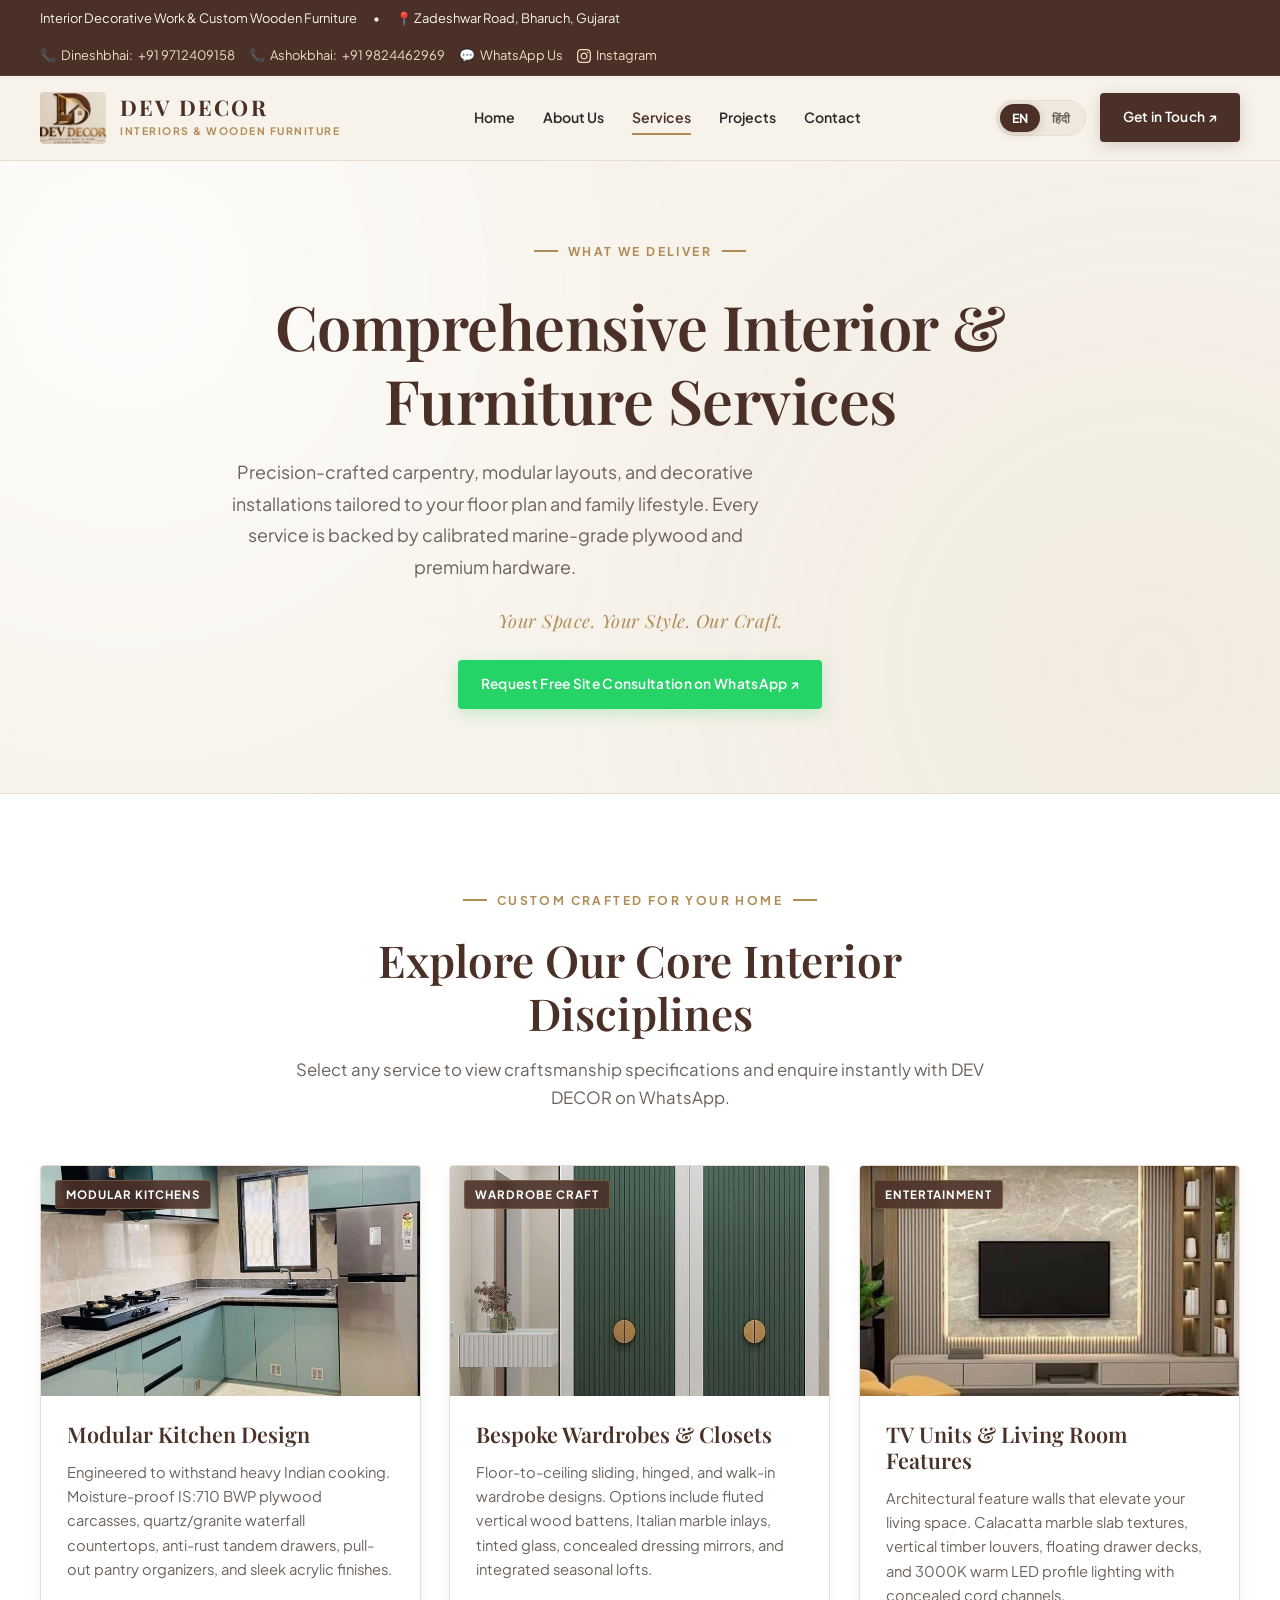
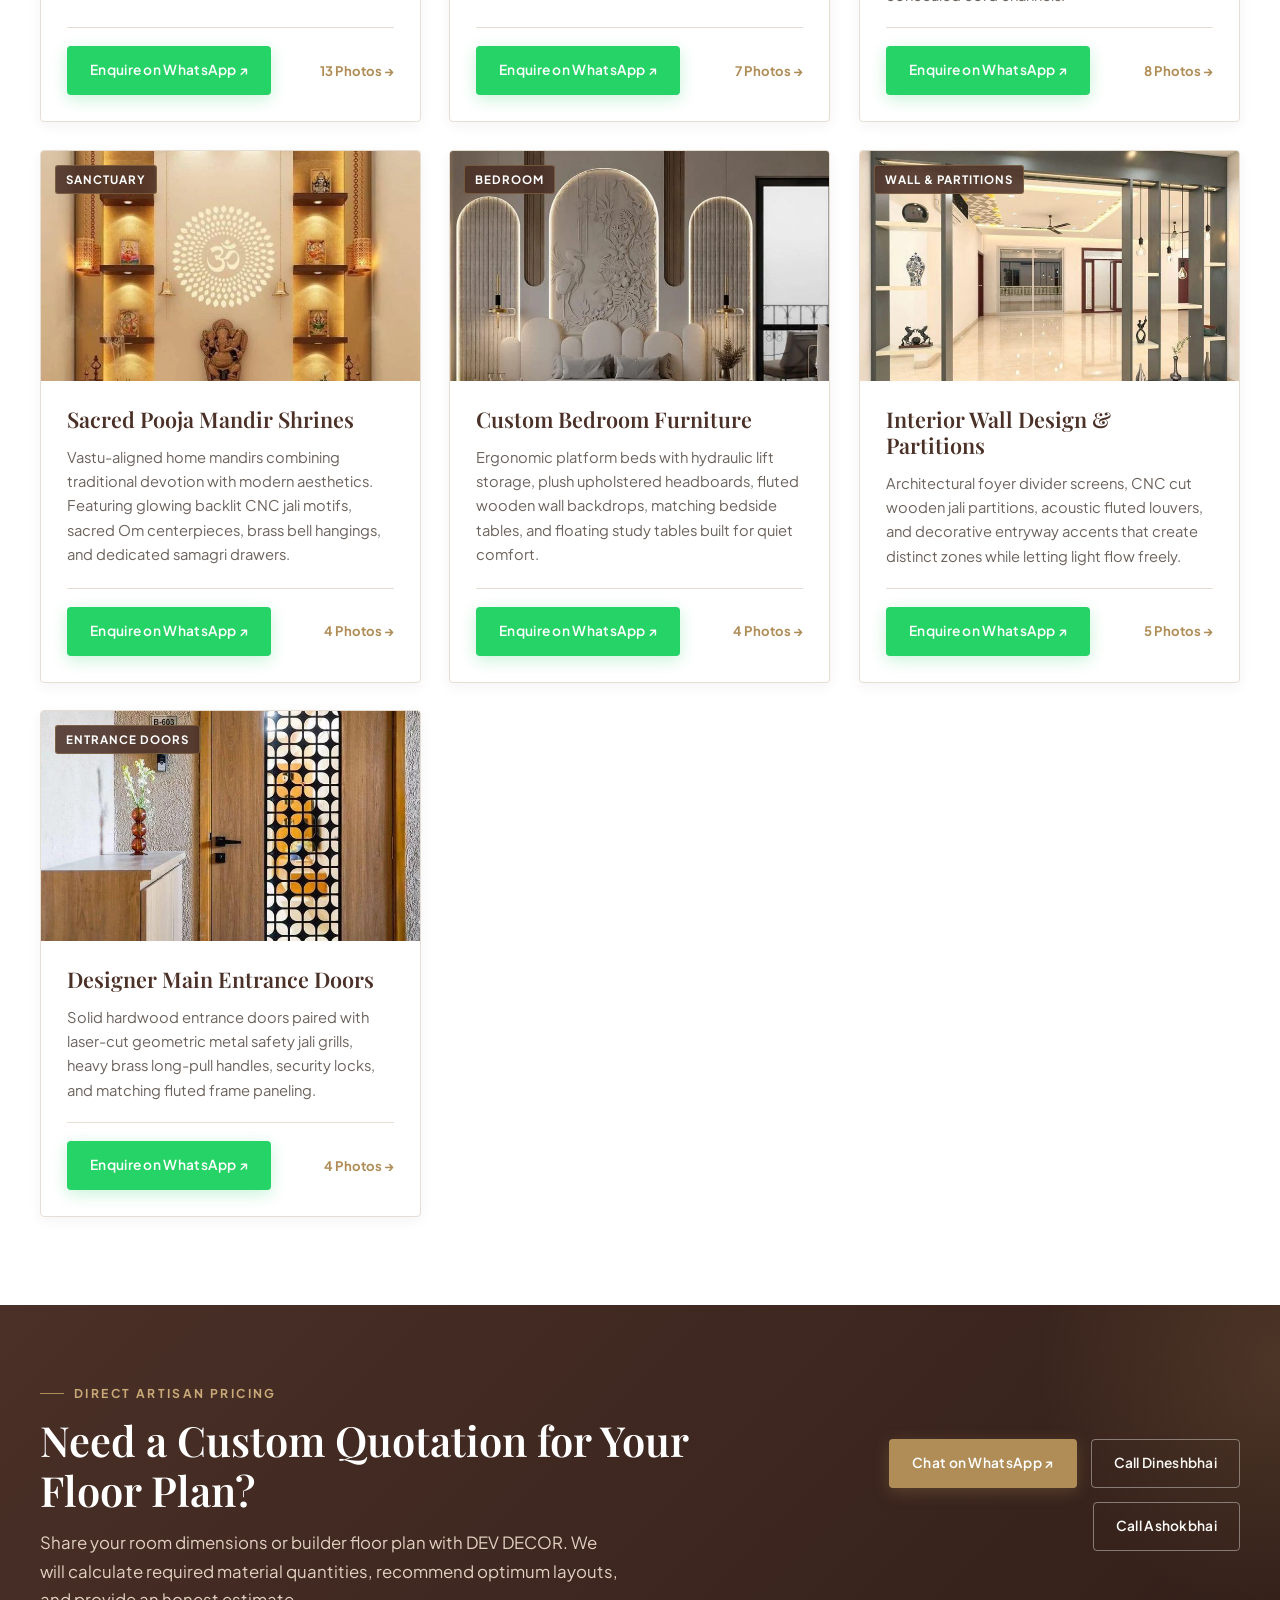
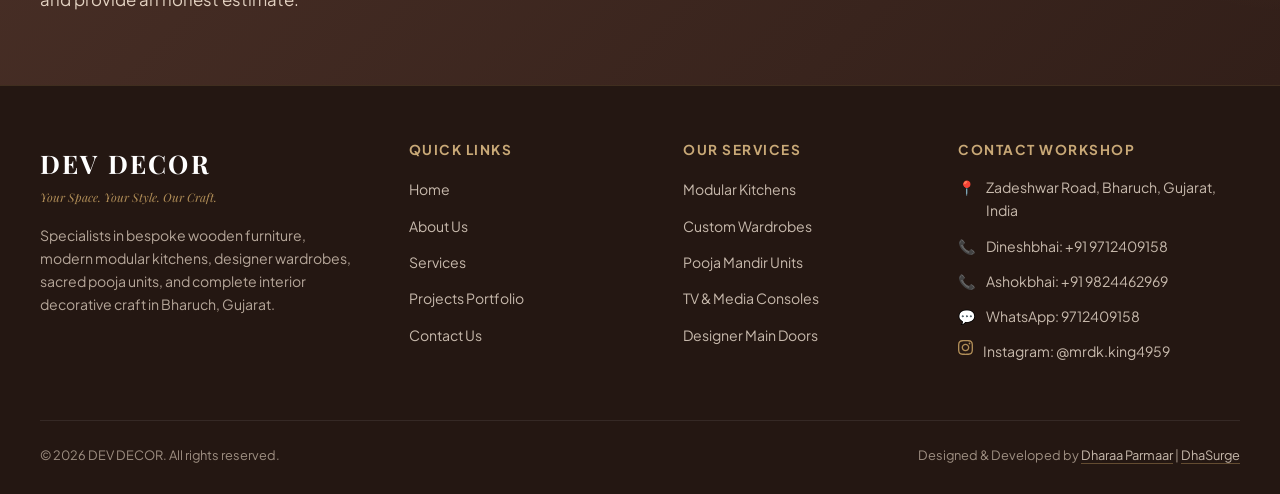
<file: services.html>
<!doctype html>
<html lang="en">
<head>
  <meta charset="utf-8">
  <meta name="viewport" content="width=device-width, initial-scale=1">
  <title>Interior Services | DEV DECOR — Kitchens, Wardrobes, Mandirs & Furniture in Bharuch</title>
  <meta name="title-en" content="Interior Services | DEV DECOR — Kitchens, Wardrobes, Mandirs & Furniture in Bharuch">
  <meta name="title-hi" content="इंटीरियर सेवाएँ | DEV DECOR — भरूच में किचन, वार्डरोब, मंदिर एवं फर्नीचर">
  <meta name="description" content="Explore DEV DECOR's bespoke interior services in Bharuch, Gujarat: modular kitchens, custom sliding wardrobes, backlit pooja mandirs, luxury TV walls, bedroom furniture and main entrance doors.">
  <meta name="theme-color" content="#4A3027">
  <link rel="canonical" href="https://devdecor.vercel.app/services.html">
  <meta property="og:title" content="DEV DECOR Services — Bespoke Interiors & Wooden Furniture">
  <meta property="og:description" content="Explore bespoke interior decorative services and wooden furniture solutions by DEV DECOR in Bharuch, Gujarat.">
  <meta property="og:type" content="website">

  <!-- Fonts -->
  <link rel="preconnect" href="https://fonts.googleapis.com">
  <link rel="preconnect" href="https://fonts.gstatic.com" crossorigin>
  <link href="https://fonts.googleapis.com/css2?family=Playfair+Display:ital,wght@0,500;0,600;0,700;1,400&family=Plus+Jakarta+Sans:wght@300;400;500;600;700&display=swap" rel="stylesheet">

  <link rel="stylesheet" href="assets/style.css">
</head>
<body>

  <!-- Top Announcement Bar -->
  <div class="topbar">
    <div class="container">
      <div class="topbar-info">
        <span data-en="Interior Decorative Work & Custom Wooden Furniture" data-hi="इंटीरियर डेकोरेटिव वर्क एवं कस्टम वुडन फर्नीचर">Interior Decorative Work & Custom Wooden Furniture</span>
        <span>•</span>
        <span>📍 <span data-en="Zadeshwar Road, Bharuch, Gujarat" data-hi="ज़ादेश्वर रोड, भरूच, गुजरात">Zadeshwar Road, Bharuch, Gujarat</span></span>
      </div>
      <div class="topbar-actions">
        <a href="tel:+919712409158" class="topbar-link" title="Call Dineshbhai">📞 <span data-en="Dineshbhai:" data-hi="दिनेशभाई:">Dineshbhai:</span> +91 9712409158</a>
        <a href="tel:+919824462969" class="topbar-link" title="Call Ashokbhai">📞 <span data-en="Ashokbhai:" data-hi="अशोकभाई:">Ashokbhai:</span> +91 9824462969</a>
        <a href="https://wa.me/919712409158" target="_blank" rel="noopener" class="topbar-link">💬 <span data-en="WhatsApp Us" data-hi="WhatsApp करें">WhatsApp Us</span></a>
        <a href="https://www.instagram.com/mrdk.king4959/" target="_blank" rel="noopener noreferrer" class="topbar-link topbar-instagram" title="Follow Dinesh Jangid on Instagram (@mrdk.king4959)">
          <svg width="14" height="14" viewBox="0 0 24 24" fill="currentColor" aria-hidden="true"><path d="M12 2.163c3.204 0 3.584.012 4.85.07 3.252.148 4.771 1.691 4.919 4.919.058 1.265.069 1.645.069 4.849 0 3.205-.012 3.584-.069 4.849-.149 3.225-1.664 4.771-4.919 4.919-1.266.058-1.644.07-4.85.07-3.204 0-3.584-.012-4.849-.07-3.26-.149-4.771-1.699-4.919-4.92-.058-1.265-.07-1.644-.07-4.849 0-3.204.013-3.583.07-4.849.149-3.227 1.664-4.771 4.919-4.919 1.266-.057 1.645-.069 4.849-.069zm0-2.163c-3.259 0-3.667.014-4.947.072-4.358.2-6.78 2.618-6.98 6.98-.059 1.281-.073 1.689-.073 4.948 0 3.259.014 3.668.072 4.948.2 4.358 2.618 6.78 6.98 6.98 1.281.058 1.689.072 4.948.072 3.259 0 3.668-.014 4.948-.072 4.354-.2 6.782-2.618 6.979-6.98.059-1.28.073-1.689.073-4.948 0-3.259-.014-3.667-.072-4.947-.196-4.354-2.617-6.78-6.979-6.98-1.281-.059-1.69-.073-4.949-.073zm0 5.838c-3.403 0-6.162 2.759-6.162 6.162s2.759 6.163 6.162 6.163 6.162-2.759 6.162-6.163c0-3.403-2.759-6.162-6.162-6.162zm0 10.162c-2.209 0-4-1.79-4-4 0-2.209 1.791-4 4-4s4 1.791 4 4c0 2.21-1.791 4-4 4zm6.406-11.845c-.796 0-1.441.645-1.441 1.44s.645 1.44 1.441 1.44c.795 0 1.439-.645 1.439-1.44s-.644-1.44-1.439-1.44z"/></svg>
          <span data-en="Instagram" data-hi="इंस्टाग्राम">Instagram</span>
        </a>
      </div>
    </div>
  </div>

  <!-- Header -->
  <header class="site-header">
    <div class="container nav">
      <a class="brand" href="index.html" aria-label="DEV DECOR Home">
        <img src="assets/dev-decor-logo.png" alt="DEV DECOR logo" width="66" height="52">
        <span class="brand-text">
          <strong>DEV DECOR</strong>
          <small data-en="INTERIORS & WOODEN FURNITURE" data-hi="इंटीरियर एवं वुडन फर्नीचर">INTERIORS & WOODEN FURNITURE</small>
        </span>
      </a>

      <nav class="navlinks" aria-label="Main Navigation">
        <a href="index.html" data-en="Home" data-hi="होम">Home</a>
        <a href="about.html" data-en="About Us" data-hi="हमारे बारे में">About Us</a>
        <a href="services.html" class="active" data-en="Services" data-hi="सेवाएँ">Services</a>
        <a href="projects.html" data-en="Projects" data-hi="प्रोजेक्ट्स">Projects</a>
        <a href="contact.html" data-en="Contact" data-hi="संपर्क">Contact</a>
        <div class="nav-drawer-contacts">
          <span class="nav-drawer-label" data-en="Direct Call" data-hi="सीधा संपर्क">Direct Call</span>
          <a href="tel:+919712409158" class="nav-drawer-phone">📞 <span data-en="Dineshbhai:" data-hi="दिनेशभाई:">Dineshbhai:</span> +91 9712409158</a>
          <a href="tel:+919824462969" class="nav-drawer-phone">📞 <span data-en="Ashokbhai:" data-hi="अशोकभाई:">Ashokbhai:</span> +91 9824462969</a>
          <a href="https://www.instagram.com/mrdk.king4959/" target="_blank" rel="noopener noreferrer" class="nav-drawer-phone nav-drawer-instagram" title="Follow Dinesh Jangid on Instagram">
            <svg width="15" height="15" viewBox="0 0 24 24" fill="currentColor" aria-hidden="true"><path d="M12 2.163c3.204 0 3.584.012 4.85.07 3.252.148 4.771 1.691 4.919 4.919.058 1.265.069 1.645.069 4.849 0 3.205-.012 3.584-.069 4.849-.149 3.225-1.664 4.771-4.919 4.919-1.266.058-1.644.07-4.85.07-3.204 0-3.584-.012-4.849-.07-3.26-.149-4.771-1.699-4.919-4.92-.058-1.265-.07-1.644-.07-4.849 0-3.204.013-3.583.07-4.849.149-3.227 1.664-4.771 4.919-4.919 1.266-.057 1.645-.069 4.849-.069zm0-2.163c-3.259 0-3.667.014-4.947.072-4.358.2-6.78 2.618-6.98 6.98-.059 1.281-.073 1.689-.073 4.948 0 3.259.014 3.668.072 4.948.2 4.358 2.618 6.78 6.98 6.98 1.281.058 1.689.072 4.948.072 3.259 0 3.668-.014 4.948-.072 4.354-.2 6.782-2.618 6.979-6.98.059-1.28.073-1.689.073-4.948 0-3.259-.014-3.667-.072-4.947-.196-4.354-2.617-6.78-6.979-6.98-1.281-.059-1.69-.073-4.949-.073zm0 5.838c-3.403 0-6.162 2.759-6.162 6.162s2.759 6.163 6.162 6.163 6.162-2.759 6.162-6.163c0-3.403-2.759-6.162-6.162-6.162zm0 10.162c-2.209 0-4-1.79-4-4 0-2.209 1.791-4 4-4s4 1.791 4 4c0 2.21-1.791 4-4 4zm6.406-11.845c-.796 0-1.441.645-1.441 1.44s.645 1.44 1.441 1.44c.795 0 1.439-.645 1.439-1.44s-.644-1.44-1.439-1.44z"/></svg>
            <span data-en="Follow on Instagram" data-hi="Instagram पर फॉलो करें">Follow on Instagram</span>
          </a>
        </div>
      </nav>

      <div class="navright">
        <div class="lang-toggle" role="group" aria-label="Language Selector">
          <button class="lang-btn lang-en-btn active" type="button" aria-label="Switch to English">EN</button>
          <button class="lang-btn lang-hi-btn" type="button" aria-label="हिंदी में देखें">हिंदी</button>
        </div>
        <a class="btn btn-primary" href="https://wa.me/919712409158" target="_blank" rel="noopener" data-en="Get in Touch ↗" data-hi="संपर्क करें ↗">Get in Touch ↗</a>
        <button class="menu-toggle" type="button" aria-label="Toggle Navigation Menu" aria-expanded="false">
          <span></span><span></span><span></span>
        </button>
      </div>
    </div>
  </header>

  <main>
    <!-- Page Hero -->
    <section class="hero">
      <div class="container">
        <div style="max-width: 820px; margin: 0 auto; text-align: center;">
          <span class="eyebrow centered" data-en="WHAT WE DELIVER" data-hi="हमारी विशेषज्ञता">WHAT WE DELIVER</span>
          <h1 data-en="Comprehensive Interior & Furniture Services" data-hi="संपूर्ण इंटीरियर एवं कस्टम फर्नीचर सेवाएँ">
            Comprehensive Interior & Furniture Services
          </h1>
          <p data-en="Precision-crafted carpentry, modular layouts, and decorative installations tailored to your floor plan and family lifestyle. Every service is backed by calibrated marine-grade plywood and premium hardware." data-hi="आपके घर के नक्शे और जीवनशैली के अनुसार तैयार की गई बढ़ईगीरी, मॉड्यूलर लेआउट और सजावटी इंस्टॉलेशन। प्रत्येक सेवा में टिकाऊ वाटरप्रूफ प्लाईवुड और प्रीमियम हार्डवेयर का उपयोग किया जाता है।">
            Precision-crafted carpentry, modular layouts, and decorative installations tailored to your floor plan and family lifestyle. Every service is backed by calibrated marine-grade plywood and premium hardware.
          </p>
          <div class="tagline" data-en="Your Space. Your Style. Our Craft." data-hi="आपका स्थान। आपकी शैली। हमारा शिल्प।">Your Space. Your Style. Our Craft.</div>
          <div style="margin-top: 24px;">
            <a class="btn btn-whatsapp" href="https://wa.me/919712409158" target="_blank" rel="noopener" data-en="Request Free Site Consultation on WhatsApp ↗" data-hi="WhatsApp पर निशुल्क साइट परामर्श लें ↗">Request Free Site Consultation on WhatsApp ↗</a>
          </div>
        </div>
      </div>
    </section>

    <!-- Detailed Services Grid -->
    <section style="background: #FFFFFF;">
      <div class="container">
        <div class="section-head">
          <span class="eyebrow centered" data-en="CUSTOM CRAFTED FOR YOUR HOME" data-hi="आपके घर के लिए विशेष निर्माण">CUSTOM CRAFTED FOR YOUR HOME</span>
          <h2 data-en="Explore Our Core Interior Disciplines" data-hi="हमारी प्रमुख इंटीरियर सेवाएँ देखें">Explore Our Core Interior Disciplines</h2>
          <p data-en="Select any service to view craftsmanship specifications and enquire instantly with DEV DECOR on WhatsApp." data-hi="किसी भी सेवा का चयन करके विवरण देखें और तुरंत WhatsApp पर DEV DECOR से संपर्क करें।">
            Select any service to view craftsmanship specifications and enquire instantly with DEV DECOR on WhatsApp.
          </p>
        </div>

        <div class="cards-grid">
          <!-- Service 1: Modular Kitchen -->
          <article class="service-card" id="kitchen">
            <div class="service-thumb">
              <img src="assets/devdecor-project-12.webp" alt="Modular kitchen design by DEV DECOR in Bharuch" loading="lazy" width="600" height="400">
              <span class="service-category-tag" data-en="Modular Kitchens" data-hi="मॉड्यूलर किचन">Modular Kitchens</span>
            </div>
            <div class="service-body">
              <h3 data-en="Modular Kitchen Design" data-hi="मॉड्यूलर किचन डिज़ाइन">Modular Kitchen Design</h3>
              <p data-en="Engineered to withstand heavy Indian cooking. Moisture-proof IS:710 BWP plywood carcasses, quartz/granite waterfall countertops, anti-rust tandem drawers, pull-out pantry organizers, and sleek acrylic finishes." data-hi="भारतीय रसोई की ज़रूरतों के अनुसार निर्मित। सीलन-रोधी बीडब्ल्यूपी प्लाईवुड, क्वार्ट्ज काउंटरटॉप, एंटी-रस्ट टेंडम ड्रॉअर और हाई-ग्लॉस ऐक्रेलिक शटर्स।">
                Engineered to withstand heavy Indian cooking. Moisture-proof IS:710 BWP plywood carcasses, quartz/granite waterfall countertops, anti-rust tandem drawers, pull-out pantry organizers, and sleek acrylic finishes.
              </p>
              <div class="service-footer">
                <a class="btn btn-whatsapp" href="https://wa.me/919712409158?text=Hello%20DEV%20DECOR!%20I%20am%20interested%20in%20Modular%20Kitchen%20Design" target="_blank" rel="noopener" data-en="Enquire on WhatsApp ↗" data-hi="WhatsApp पर पूछें ↗">Enquire on WhatsApp ↗</a>
                <a href="projects.html" style="font-size:0.82rem; font-weight:700; color:var(--gold);" data-en="13 Photos →" data-hi="13 तस्वीरें →">13 Photos →</a>
              </div>
            </div>
          </article>

          <!-- Service 2: Wardrobes -->
          <article class="service-card" id="wardrobe">
            <div class="service-thumb">
              <img src="assets/devdecor-project-36.webp" alt="Custom fluted wardrobe design by DEV DECOR" loading="lazy" width="600" height="400">
              <span class="service-category-tag" data-en="Wardrobe Craft" data-hi="वार्डरोब शिल्प">Wardrobe Craft</span>
            </div>
            <div class="service-body">
              <h3 data-en="Bespoke Wardrobes & Closets" data-hi="कस्टम वार्डरोब एवं क्लोसेट">Bespoke Wardrobes & Closets</h3>
              <p data-en="Floor-to-ceiling sliding, hinged, and walk-in wardrobe designs. Options include fluted vertical wood battens, Italian marble inlays, tinted glass, concealed dressing mirrors, and integrated seasonal lofts." data-hi="फुल-हाइट स्लाइडिंग और हिंज्ड वार्डरोब। इसमें फ्लूटेड वुड पैनल्स, मार्बल इनले, टिंटेड ग्लास, ड्रेसिंग मिरर और ऊपर अतिरिक्त स्टोरेज लॉफ्ट शामिल हैं।">
                Floor-to-ceiling sliding, hinged, and walk-in wardrobe designs. Options include fluted vertical wood battens, Italian marble inlays, tinted glass, concealed dressing mirrors, and integrated seasonal lofts.
              </p>
              <div class="service-footer">
                <a class="btn btn-whatsapp" href="https://wa.me/919712409158?text=Hello%20DEV%20DECOR!%20I%20am%20interested%20in%20Wardrobe%20Design" target="_blank" rel="noopener" data-en="Enquire on WhatsApp ↗" data-hi="WhatsApp पर पूछें ↗">Enquire on WhatsApp ↗</a>
                <a href="projects.html" style="font-size:0.82rem; font-weight:700; color:var(--gold);" data-en="7 Photos →" data-hi="7 तस्वीरें →">7 Photos →</a>
              </div>
            </div>
          </article>

          <!-- Service 3: TV Units -->
          <article class="service-card" id="tv">
            <div class="service-thumb">
              <img src="assets/devdecor-project-25.webp" alt="Marble TV feature wall and entertainment console" loading="lazy" width="600" height="400">
              <span class="service-category-tag" data-en="Entertainment" data-hi="एंटरटेनमेंट">Entertainment</span>
            </div>
            <div class="service-body">
              <h3 data-en="TV Units & Living Room Features" data-hi="टीवी यूनिट्स एवं लिविंग रूम फीचर्स">TV Units & Living Room Features</h3>
              <p data-en="Architectural feature walls that elevate your living space. Calacatta marble slab textures, vertical timber louvers, floating drawer decks, and 3000K warm LED profile lighting with concealed cord channels." data-hi="मार्बल स्लैब फिनिश, वर्टिकल टिम्बर स्लैट्स, फ्लोटिंग ड्रॉअर डेक और वॉर्म 3000K एलईडी बैकलाइटिंग के साथ लिविंग रूम के लिए आकर्षक टीवी यूनिट्स।">
                Architectural feature walls that elevate your living space. Calacatta marble slab textures, vertical timber louvers, floating drawer decks, and 3000K warm LED profile lighting with concealed cord channels.
              </p>
              <div class="service-footer">
                <a class="btn btn-whatsapp" href="https://wa.me/919712409158?text=Hello%20DEV%20DECOR!%20I%20am%20interested%20in%20TV%20Unit%20Design" target="_blank" rel="noopener" data-en="Enquire on WhatsApp ↗" data-hi="WhatsApp पर पूछें ↗">Enquire on WhatsApp ↗</a>
                <a href="projects.html" style="font-size:0.82rem; font-weight:700; color:var(--gold);" data-en="8 Photos →" data-hi="8 तस्वीरें →">8 Photos →</a>
              </div>
            </div>
          </article>

          <!-- Service 4: Pooja Mandir -->
          <article class="service-card" id="pooja">
            <div class="service-thumb">
              <img src="assets/devdecor-project-38.webp" alt="Sacred home pooja mandir shrine with backlit Om" loading="lazy" width="600" height="400">
              <span class="service-category-tag" data-en="Sanctuary" data-hi="पूजा स्थान">Sanctuary</span>
            </div>
            <div class="service-body">
              <h3 data-en="Sacred Pooja Mandir Shrines" data-hi="पवित्र पूजा मंदिर निर्माण">Sacred Pooja Mandir Shrines</h3>
              <p data-en="Vastu-aligned home mandirs combining traditional devotion with modern aesthetics. Featuring glowing backlit CNC jali motifs, sacred Om centerpieces, brass bell hangings, and dedicated samagri drawers." data-hi="वास्तु सम्मत पूजा मंदिर जो पारंपरिक आस्था और आधुनिक सुंदरता का संगम हैं। बैक्लिट सीएनसी जाली, ॐ प्रतीक, पीतल की घंटियाँ और पूजा सामग्री ड्रॉअर्स।">
                Vastu-aligned home mandirs combining traditional devotion with modern aesthetics. Featuring glowing backlit CNC jali motifs, sacred Om centerpieces, brass bell hangings, and dedicated samagri drawers.
              </p>
              <div class="service-footer">
                <a class="btn btn-whatsapp" href="https://wa.me/919712409158?text=Hello%20DEV%20DECOR!%20I%20am%20interested%20in%20Pooja%20Mandir%20Design" target="_blank" rel="noopener" data-en="Enquire on WhatsApp ↗" data-hi="WhatsApp पर पूछें ↗">Enquire on WhatsApp ↗</a>
                <a href="projects.html" style="font-size:0.82rem; font-weight:700; color:var(--gold);" data-en="4 Photos →" data-hi="4 तस्वीरें →">4 Photos →</a>
              </div>
            </div>
          </article>

          <!-- Service 5: Bedroom Furniture -->
          <article class="service-card" id="bedroom">
            <div class="service-thumb">
              <img src="assets/devdecor-project-02.webp" alt="Master bedroom bed frame and upholstered headboard" loading="lazy" width="600" height="400">
              <span class="service-category-tag" data-en="Bedroom" data-hi="बेडरूम">Bedroom</span>
            </div>
            <div class="service-body">
              <h3 data-en="Custom Bedroom Furniture" data-hi="कस्टम बेडरूम फर्नीचर">Custom Bedroom Furniture</h3>
              <p data-en="Ergonomic platform beds with hydraulic lift storage, plush upholstered headboards, fluted wooden wall backdrops, matching bedside tables, and floating study tables built for quiet comfort." data-hi="हाइड्रोलिक लिफ्ट स्टोरेज वाले प्लेटफॉर्म बेड, आरामदायक हेडबोर्ड, फ्लूटेड वुडन बैकड्रॉप, मैचिंग साइड टेबल और शांत आराम के लिए स्टडी टेबल।">
                Ergonomic platform beds with hydraulic lift storage, plush upholstered headboards, fluted wooden wall backdrops, matching bedside tables, and floating study tables built for quiet comfort.
              </p>
              <div class="service-footer">
                <a class="btn btn-whatsapp" href="https://wa.me/919712409158?text=Hello%20DEV%20DECOR!%20I%20am%20interested%20in%20Bedroom%20Furniture" target="_blank" rel="noopener" data-en="Enquire on WhatsApp ↗" data-hi="WhatsApp पर पूछें ↗">Enquire on WhatsApp ↗</a>
                <a href="projects.html" style="font-size:0.82rem; font-weight:700; color:var(--gold);" data-en="4 Photos →" data-hi="4 तस्वीरें →">4 Photos →</a>
              </div>
            </div>
          </article>

          <!-- Service 6: Wall Paneling & Partitions -->
          <article class="service-card" id="walls">
            <div class="service-thumb">
              <img src="assets/devdecor-project-10.webp" alt="Sliding glass and wood partition screen by DEV DECOR" loading="lazy" width="600" height="400">
              <span class="service-category-tag" data-en="Wall & Partitions" data-hi="वॉल व पार्टीशन">Wall & Partitions</span>
            </div>
            <div class="service-body">
              <h3 data-en="Interior Wall Design & Partitions" data-hi="इंटीरियर वॉल डिज़ाइन एवं पार्टीशन">Interior Wall Design & Partitions</h3>
              <p data-en="Architectural foyer divider screens, CNC cut wooden jali partitions, acoustic fluted louvers, and decorative entryway accents that create distinct zones while letting light flow freely." data-hi="फ़ोयर डिवाइडर स्क्रीन, सीएनसी कटिंग वाली कलात्मक लकड़ी की जाली, फ्लूटेड लूवर्स और रोशनी को बनाए रखते हुए लिविंग स्पेस को अलग करने वाले पार्टीशन्स।">
                Architectural foyer divider screens, CNC cut wooden jali partitions, acoustic fluted louvers, and decorative entryway accents that create distinct zones while letting light flow freely.
              </p>
              <div class="service-footer">
                <a class="btn btn-whatsapp" href="https://wa.me/919712409158?text=Hello%20DEV%20DECOR!%20I%20am%20interested%20in%20Interior%20Wall%20Design" target="_blank" rel="noopener" data-en="Enquire on WhatsApp ↗" data-hi="WhatsApp पर पूछें ↗">Enquire on WhatsApp ↗</a>
                <a href="projects.html" style="font-size:0.82rem; font-weight:700; color:var(--gold);" data-en="5 Photos →" data-hi="5 तस्वीरें →">5 Photos →</a>
              </div>
            </div>
          </article>

          <!-- Service 7: Designer Main Doors -->
          <article class="service-card" id="doors">
            <div class="service-thumb">
              <img src="assets/devdecor-project-44.webp" alt="Designer main entrance wooden door with laser cut metal jali" loading="lazy" width="600" height="400">
              <span class="service-category-tag" data-en="Entrance Doors" data-hi="मुख्य दरवाजे">Entrance Doors</span>
            </div>
            <div class="service-body">
              <h3 data-en="Designer Main Entrance Doors" data-hi="डिजाइनर मुख्य प्रवेश द्वार">Designer Main Entrance Doors</h3>
              <p data-en="Solid hardwood entrance doors paired with laser-cut geometric metal safety jali grills, heavy brass long-pull handles, security locks, and matching fluted frame paneling." data-hi="लेजर-कट मेटल सुरक्षा जाली, हैवी ब्रास हैंडल, मल्टी-पॉइंट सुरक्षा लॉक और मैचिंग फ्लूटेड साइड फ्रेम के साथ सॉलिड वुडन मुख्य दरवाजे।">
                Solid hardwood entrance doors paired with laser-cut geometric metal safety jali grills, heavy brass long-pull handles, security locks, and matching fluted frame paneling.
              </p>
              <div class="service-footer">
                <a class="btn btn-whatsapp" href="https://wa.me/919712409158?text=Hello%20DEV%20DECOR!%20I%20am%20interested%20in%20Main%20Door%20Design" target="_blank" rel="noopener" data-en="Enquire on WhatsApp ↗" data-hi="WhatsApp पर पूछें ↗">Enquire on WhatsApp ↗</a>
                <a href="projects.html" style="font-size:0.82rem; font-weight:700; color:var(--gold);" data-en="4 Photos →" data-hi="4 तस्वीरें →">4 Photos →</a>
              </div>
            </div>
          </article>
        </div>
      </div>
    </section>

    <!-- Consultation CTA Banner -->
    <section class="cta-banner">
      <div class="container cta-grid">
        <div>
          <span class="eyebrow" style="color: var(--gold-light);" data-en="DIRECT ARTISAN PRICING" data-hi="सीधी कारीगर दरें">DIRECT ARTISAN PRICING</span>
          <h2 data-en="Need a Custom Quotation for Your Floor Plan?" data-hi="क्या आपको अपने घर के लिए कोटेशन चाहिए?">Need a Custom Quotation for Your Floor Plan?</h2>
          <p data-en="Share your room dimensions or builder floor plan with DEV DECOR. We will calculate required material quantities, recommend optimum layouts, and provide an honest estimate." data-hi="कमरे के माप या बिल्डर फ्लोर प्लान DEV DECOR के साथ साझा करें। हम आवश्यक सामग्री, सर्वोत्तम लेआउट और सटीक कोटेशन प्रदान करेंगे।">
            Share your room dimensions or builder floor plan with DEV DECOR. We will calculate required material quantities, recommend optimum layouts, and provide an honest estimate.
          </p>
        </div>
        <div class="cta-actions">
          <a class="btn btn-gold" href="https://wa.me/919712409158" target="_blank" rel="noopener" data-en="Chat on WhatsApp ↗" data-hi="WhatsApp पर बात करें ↗">Chat on WhatsApp ↗</a>
          <a class="btn btn-outline-white" href="tel:+919712409158" data-en="Call Dineshbhai" data-hi="दिनेशभाई को कॉल करें">Call Dineshbhai</a>
          <a class="btn btn-outline-white" href="tel:+919824462969" data-en="Call Ashokbhai" data-hi="अशोकभाई को कॉल करें">Call Ashokbhai</a>
        </div>
      </div>
    </section>
  </main>

  <!-- Site Footer -->
  <footer class="site-footer">
    <div class="container">
      <div class="footer-main">
        <div class="footer-brand">
          <strong>DEV DECOR</strong>
          <small data-en="Your Space. Your Style. Our Craft." data-hi="आपका स्थान। आपकी शैली। हमारा शिल्प।">Your Space. Your Style. Our Craft.</small>
          <p data-en="Specialists in bespoke wooden furniture, modern modular kitchens, designer wardrobes, sacred pooja units, and complete interior decorative craft in Bharuch, Gujarat." data-hi="भरूच, गुजरात में बेस्पोक वुडन फर्नीचर, आधुनिक मॉड्यूलर किचन, डिजाइनर वार्डरोब, पूजा मंदिर और संपूर्ण इंटीरियर डेकोरेटिव शिल्प के विशेषज्ञ।">
            Specialists in bespoke wooden furniture, modern modular kitchens, designer wardrobes, sacred pooja units, and complete interior decorative craft in Bharuch, Gujarat.
          </p>
        </div>
        <div class="footer-col">
          <h4 data-en="Quick Links" data-hi="महत्वपूर्ण लिंक्स">Quick Links</h4>
          <ul class="footer-links">
            <li><a href="index.html" data-en="Home" data-hi="होम">Home</a></li>
            <li><a href="about.html" data-en="About Us" data-hi="हमारे बारे में">About Us</a></li>
            <li><a href="services.html" data-en="Services" data-hi="सेवाएँ">Services</a></li>
            <li><a href="projects.html" data-en="Projects Portfolio" data-hi="प्रोजेक्ट्स पोर्टफोलियो">Projects Portfolio</a></li>
            <li><a href="contact.html" data-en="Contact Us" data-hi="संपर्क करें">Contact Us</a></li>
          </ul>
        </div>
        <div class="footer-col">
          <h4 data-en="Our Services" data-hi="हमारी सेवाएँ">Our Services</h4>
          <ul class="footer-links">
            <li><a href="services.html#kitchen" data-en="Modular Kitchens" data-hi="मॉड्यूलर किचन">Modular Kitchens</a></li>
            <li><a href="services.html#wardrobe" data-en="Custom Wardrobes" data-hi="कस्टम वार्डरोब">Custom Wardrobes</a></li>
            <li><a href="services.html#pooja" data-en="Pooja Mandir Units" data-hi="पूजा मंदिर यूनिट्स">Pooja Mandir Units</a></li>
            <li><a href="services.html#tv" data-en="TV & Media Consoles" data-hi="टीवी और मीडिया कंसोल">TV & Media Consoles</a></li>
            <li><a href="services.html#doors" data-en="Designer Main Doors" data-hi="डिजाइनर मुख्य दरवाजे">Designer Main Doors</a></li>
          </ul>
        </div>
        <div class="footer-col">
          <h4 data-en="Contact Workshop" data-hi="वर्कशॉप संपर्क">Contact Workshop</h4>
          <div class="footer-contact-item">
            <span>📍</span>
            <span data-en="Zadeshwar Road, Bharuch, Gujarat, India" data-hi="ज़ादेश्वर रोड, भरूच, गुजरात, भारत">Zadeshwar Road, Bharuch, Gujarat, India</span>
          </div>
          <div class="footer-contact-item">
            <span>📞</span>
            <a href="tel:+919712409158"><span data-en="Dineshbhai:" data-hi="दिनेशभाई:">Dineshbhai:</span> +91 9712409158</a>
          </div>
          <div class="footer-contact-item">
            <span>📞</span>
            <a href="tel:+919824462969"><span data-en="Ashokbhai:" data-hi="अशोकभाई:">Ashokbhai:</span> +91 9824462969</a>
          </div>
          <div class="footer-contact-item">
            <span>💬</span>
            <a href="https://wa.me/919712409158" target="_blank" rel="noopener">WhatsApp: 9712409158</a>
          </div>
          <div class="footer-contact-item">
            <span style="display:inline-flex; align-items:center;">
              <svg width="15" height="15" viewBox="0 0 24 24" fill="currentColor" aria-hidden="true" style="color:var(--gold);"><path d="M12 2.163c3.204 0 3.584.012 4.85.07 3.252.148 4.771 1.691 4.919 4.919.058 1.265.069 1.645.069 4.849 0 3.205-.012 3.584-.069 4.849-.149 3.225-1.664 4.771-4.919 4.919-1.266.058-1.644.07-4.85.07-3.204 0-3.584-.012-4.849-.07-3.26-.149-4.771-1.699-4.919-4.92-.058-1.265-.07-1.644-.07-4.849 0-3.204.013-3.583.07-4.849.149-3.227 1.664-4.771 4.919-4.919 1.266-.057 1.645-.069 4.849-.069zm0-2.163c-3.259 0-3.667.014-4.947.072-4.358.2-6.78 2.618-6.98 6.98-.059 1.281-.073 1.689-.073 4.948 0 3.259.014 3.668.072 4.948.2 4.358 2.618 6.78 6.98 6.98 1.281.058 1.689.072 4.948.072 3.259 0 3.668-.014 4.948-.072 4.354-.2 6.782-2.618 6.979-6.98.059-1.28.073-1.689.073-4.948 0-3.259-.014-3.667-.072-4.947-.196-4.354-2.617-6.78-6.979-6.98-1.281-.059-1.69-.073-4.949-.073zm0 5.838c-3.403 0-6.162 2.759-6.162 6.162s2.759 6.163 6.162 6.163 6.162-2.759 6.162-6.163c0-3.403-2.759-6.162-6.162-6.162zm0 10.162c-2.209 0-4-1.79-4-4 0-2.209 1.791-4 4-4s4 1.791 4 4c0 2.21-1.791 4-4 4zm6.406-11.845c-.796 0-1.441.645-1.441 1.44s.645 1.44 1.441 1.44c.795 0 1.439-.645 1.439-1.44s-.644-1.44-1.439-1.44z"/></svg>
            </span>
            <a href="https://www.instagram.com/mrdk.king4959/" target="_blank" rel="noopener noreferrer">
              <span>Instagram: @mrdk.king4959</span>
            </a>
          </div>
        </div>
      </div>

      <div class="footer-bottom">
        <div>&copy; <span class="current-year"></span> DEV DECOR. <span data-en="All rights reserved." data-hi="सर्वाधिकार सुरक्षित।">All rights reserved.</span></div>
        <div>Designed & Developed by <a href="https://dharaassetsuites.vercel.app/" target="_blank" rel="noopener">Dharaa Parmaar</a> | <a href="https://www.dhasurge.com/" target="_blank" rel="noopener">DhaSurge</a></div>
      </div>
    </div>
  </footer>

  <script src="assets/main.js"></script>
</body>
</html>
</file>
<file: assets/style.css>
/* ==========================================================================
   DEV DECOR — Premium Interior Design Website Stylesheet
   Color Palette:
     --walnut: #4A3027  (Walnut Brown)
     --ivory:   #F7F3EB  (Warm Ivory)
     --gold:    #B08D57  (Muted Gold)
     --charcoal:#292929  (Charcoal)
   ========================================================================== */

:root {
  --walnut: #4A3027;
  --walnut-deep: #321F19;
  --walnut-soft: #5C3D32;
  --ivory: #F7F3EB;
  --ivory-surface: #FFFFFF;
  --ivory-alt: #F1ECE2;
  --gold: #B08D57;
  --gold-light: #C9A977;
  --gold-subtle: rgba(176, 141, 87, 0.15);
  --charcoal: #292929;
  --charcoal-light: #3D3D3D;
  --muted: #6B625B;
  --muted-light: #8E847C;
  --border: #E6DED2;
  --border-gold: rgba(176, 141, 87, 0.45);
  --shadow-sm: 0 4px 14px rgba(41, 41, 41, 0.05);
  --shadow-md: 0 12px 30px rgba(74, 48, 39, 0.08);
  --shadow-lg: 0 22px 50px rgba(41, 41, 41, 0.13);
  --shadow-gold: 0 16px 36px rgba(176, 141, 87, 0.22);
  --radius-sm: 4px;
  --radius-md: 8px;
  --radius-lg: 14px;
  --font-serif: 'Playfair Display', Georgia, 'Times New Roman', serif;
  --font-sans: 'Plus Jakarta Sans', -apple-system, BlinkMacSystemFont, 'Segoe UI', Roboto, sans-serif;
  --transition: all 0.3s cubic-bezier(0.2, 0.8, 0.2, 1);
}

/* Base & Reset */
*, *::before, *::after {
  box-sizing: border-box;
}

html {
  scroll-behavior: smooth;
  font-size: 16px;
  -webkit-font-smoothing: antialiased;
  -moz-osx-font-smoothing: grayscale;
}

body {
  margin: 0;
  padding: 0;
  background-color: var(--ivory);
  color: var(--charcoal);
  font-family: var(--font-sans);
  line-height: 1.65;
  overflow-x: hidden;
  display: flex;
  flex-direction: column;
  min-height: 100vh;
}

main {
  flex: 1 0 auto;
}

a {
  color: inherit;
  text-decoration: none;
  transition: var(--transition);
}

img {
  display: block;
  max-width: 100%;
  height: auto;
}

button {
  font-family: inherit;
  cursor: pointer;
}

.container {
  width: min(1200px, calc(100% - 44px));
  margin-inline: auto;
}

.container-narrow {
  width: min(920px, calc(100% - 44px));
  margin-inline: auto;
}

/* Typography Helpers */
h1, h2, h3, h4, h5, h6 {
  font-family: var(--font-serif);
  color: var(--walnut);
  font-weight: 600;
  line-height: 1.2;
  margin-top: 0;
}

p {
  margin-top: 0;
  color: var(--muted);
}

.eyebrow {
  display: inline-flex;
  align-items: center;
  gap: 10px;
  color: var(--gold);
  font-size: 0.76rem;
  font-weight: 700;
  letter-spacing: 2.4px;
  text-transform: uppercase;
  margin-bottom: 12px;
}

/* Hindi Eyebrow Typography Override: prevent broken Devanagari ligatures */
html[lang="hi"] .eyebrow,
:lang(hi) .eyebrow {
  letter-spacing: normal;
  text-transform: none;
  font-size: 0.84rem;
}

.eyebrow::before {
  content: '';
  width: 24px;
  height: 1.5px;
  background-color: var(--gold);
  display: inline-block;
}

.eyebrow.centered {
  justify-content: center;
}

.eyebrow.centered::after {
  content: '';
  width: 24px;
  height: 1.5px;
  background-color: var(--gold);
  display: inline-block;
}

.tagline {
  font-family: var(--font-serif);
  font-style: italic;
  color: var(--gold);
  font-size: 1.15rem;
  letter-spacing: 0.5px;
}

/* Focus Accessibility */
:focus-visible {
  outline: 3px solid var(--gold);
  outline-offset: 3px;
}

/* Top Announcement Bar */
.topbar {
  background-color: var(--walnut);
  color: var(--ivory);
  font-size: 0.81rem;
  padding: 8px 0;
  border-bottom: 1px solid rgba(255, 255, 255, 0.08);
}

.topbar .container {
  display: flex;
  justify-content: space-between;
  align-items: center;
  gap: 16px;
  flex-wrap: wrap;
}

.topbar-info {
  display: flex;
  align-items: center;
  gap: 16px;
  flex-wrap: wrap;
}

.topbar-actions {
  display: flex;
  align-items: center;
  gap: 14px;
  flex-wrap: wrap;
}

.topbar-link {
  display: inline-flex;
  align-items: center;
  gap: 5px;
  color: #EBDDCB;
  transition: color 0.2s;
}

.topbar-link:hover {
  color: var(--gold-light);
}

.topbar-instagram {
  color: #F8D9C0;
}

.topbar-instagram svg {
  vertical-align: middle;
  transition: transform 0.2s ease;
}

.topbar-instagram:hover svg {
  transform: scale(1.15);
}

.topbar-instagram:hover {
  color: #FFAE80;
}

/* Header & Navigation */
header.site-header {
  position: sticky;
  top: 0;
  z-index: 100;
  background: rgba(247, 243, 235, 0.94);
  backdrop-filter: blur(14px);
  -webkit-backdrop-filter: blur(14px);
  border-bottom: 1px solid var(--border);
  transition: background-color 0.3s, box-shadow 0.3s;
}

header.site-header.scrolled {
  background: rgba(247, 243, 235, 0.98);
  box-shadow: 0 8px 24px rgba(41, 41, 41, 0.06);
}

.nav {
  min-height: 84px;
  display: flex;
  align-items: center;
  justify-content: space-between;
  gap: 24px;
}

.brand {
  display: flex;
  align-items: center;
  gap: 14px;
  text-decoration: none;
}

.brand img {
  width: 66px;
  height: 52px;
  object-fit: cover;
  border-radius: var(--radius-sm);
  mix-blend-mode: multiply;
  transition: transform 0.3s ease;
}

.brand:hover img {
  transform: scale(1.03);
}

.brand-text strong {
  display: block;
  font-family: var(--font-serif);
  font-size: 1.35rem;
  letter-spacing: 2.2px;
  color: var(--walnut);
  line-height: 1.05;
}

.brand-text small {
  display: block;
  font-size: 0.65rem;
  letter-spacing: 1.5px;
  font-weight: 700;
  color: var(--gold);
  margin-top: 3px;
}

.navlinks {
  display: flex;
  align-items: center;
  gap: 28px;
  font-size: 0.88rem;
  font-weight: 600;
  color: var(--charcoal);
}

.navlinks a {
  position: relative;
  padding: 6px 0;
  color: var(--charcoal);
  transition: color 0.25s;
}

.navlinks a::after {
  content: '';
  position: absolute;
  bottom: 0;
  left: 0;
  width: 0%;
  height: 2px;
  background-color: var(--gold);
  transition: width 0.3s ease;
}

.navlinks a:hover,
.navlinks a.active {
  color: var(--walnut);
}

.navlinks a:hover::after,
.navlinks a.active::after {
  width: 100%;
}

.navright {
  display: flex;
  align-items: center;
  gap: 14px;
}

/* Language Switcher */
.lang-toggle {
  display: inline-flex;
  align-items: center;
  background: #EFE8DD;
  border-radius: 999px;
  padding: 3px;
  border: 1px solid var(--border);
}

.lang-btn {
  background: transparent;
  border: none;
  padding: 6px 12px;
  font-size: 0.78rem;
  font-weight: 700;
  border-radius: 999px;
  color: var(--muted);
  transition: var(--transition);
}

.lang-btn.active {
  background: var(--walnut);
  color: #FFFFFF;
  box-shadow: 0 2px 8px rgba(74, 48, 39, 0.2);
}

.lang-btn:hover:not(.active) {
  color: var(--walnut);
}

/* Buttons */
.btn {
  display: inline-flex;
  align-items: center;
  justify-content: center;
  gap: 8px;
  padding: 12px 22px;
  border-radius: var(--radius-sm);
  font-size: 0.86rem;
  font-weight: 600;
  letter-spacing: 0.3px;
  transition: var(--transition);
  border: 1px solid transparent;
  text-decoration: none;
  white-space: nowrap;
}

.btn-primary {
  background: var(--walnut);
  color: #FFFFFF;
  box-shadow: 0 4px 16px rgba(74, 48, 39, 0.2);
}

.btn-primary:hover {
  background: var(--walnut-deep);
  color: #FFFFFF;
  transform: translateY(-2px);
  box-shadow: 0 8px 24px rgba(74, 48, 39, 0.28);
}

.btn-gold {
  background: var(--gold);
  color: #FFFFFF;
  box-shadow: 0 4px 16px rgba(176, 141, 87, 0.28);
}

.btn-gold:hover {
  background: #9D7B48;
  color: #FFFFFF;
  transform: translateY(-2px);
  box-shadow: 0 8px 24px rgba(176, 141, 87, 0.36);
}

.btn-outline {
  border-color: var(--border-gold);
  color: var(--walnut);
  background: transparent;
}

.btn-outline:hover {
  background: rgba(176, 141, 87, 0.12);
  border-color: var(--gold);
  color: var(--walnut-deep);
  transform: translateY(-2px);
}

.btn-outline-white {
  border-color: rgba(255, 255, 255, 0.4);
  color: #FFFFFF;
  background: transparent;
}

.btn-outline-white:hover {
  background: rgba(255, 255, 255, 0.15);
  border-color: #FFFFFF;
  color: #FFFFFF;
  transform: translateY(-2px);
}

.btn-whatsapp {
  background: #25D366;
  color: #FFFFFF;
  box-shadow: 0 4px 16px rgba(37, 211, 102, 0.25);
}

.btn-whatsapp:hover {
  background: #1EBD5A;
  color: #FFFFFF;
  transform: translateY(-2px);
  box-shadow: 0 8px 24px rgba(37, 211, 102, 0.35);
}

.btn-instagram {
  background: linear-gradient(45deg, #f09433 0%, #e6683c 25%, #dc2743 50%, #cc2366 75%, #bc1888 100%);
  color: #FFFFFF;
  box-shadow: 0 4px 16px rgba(220, 39, 67, 0.25);
  border: none;
}

.btn-instagram:hover {
  background: linear-gradient(45deg, #e08323 0%, #d5582c 25%, #cb1733 50%, #bb1356 75%, #ab0878 100%);
  color: #FFFFFF;
  transform: translateY(-2px);
  box-shadow: 0 8px 24px rgba(220, 39, 67, 0.35);
}

/* Mobile Menu Toggle Button */
.menu-toggle {
  display: none;
  background: transparent;
  border: none;
  width: 42px;
  height: 42px;
  padding: 8px;
  position: relative;
  z-index: 110;
  cursor: pointer;
}

.menu-toggle span {
  display: block;
  width: 26px;
  height: 2.5px;
  background-color: var(--walnut);
  border-radius: 2px;
  margin: 5px auto;
  transition: transform 0.3s, opacity 0.3s;
}

.menu-toggle.is-active span:nth-child(1) {
  transform: translateY(7.5px) rotate(45deg);
}

.menu-toggle.is-active span:nth-child(2) {
  opacity: 0;
}

.menu-toggle.is-active span:nth-child(3) {
  transform: translateY(-7.5px) rotate(-45deg);
}

/* Mobile Navigation Drawer */
.nav-drawer-contacts {
  display: none;
}

@media (max-width: 900px) {
  .menu-toggle {
    display: block;
  }
  
  .navlinks {
    position: fixed;
    top: 0;
    right: -100%;
    width: min(320px, 85vw);
    height: 100vh;
    background: var(--ivory);
    flex-direction: column;
    align-items: flex-start;
    padding: 80px 26px 40px;
    gap: 14px;
    overflow-y: auto;
    -webkit-overflow-scrolling: touch;
    box-shadow: -10px 0 30px rgba(0, 0, 0, 0.15);
    transition: right 0.4s cubic-bezier(0.16, 1, 0.3, 1);
    z-index: 105;
  }
  
  .navlinks.is-open {
    right: 0;
  }
  
  .navlinks a {
    font-size: 1.15rem;
    width: 100%;
    border-bottom: 1px solid var(--border);
    padding: 10px 0;
  }
  
  .navright .btn-primary {
    display: none;
  }

  .nav-drawer-contacts {
    display: flex;
    flex-direction: column;
    gap: 8px;
    width: 100%;
    margin-top: 12px;
    padding-top: 16px;
    border-top: 1px solid var(--border);
  }

  .nav-drawer-label {
    font-size: 0.72rem;
    font-weight: 700;
    letter-spacing: 1.2px;
    text-transform: uppercase;
    color: var(--gold);
    margin-bottom: 2px;
  }

  .nav-drawer-phone {
    font-size: 0.88rem !important;
    padding: 9px 12px !important;
    border: 1px solid var(--border-gold) !important;
    border-radius: var(--radius-sm);
    background: #FFFFFF;
    color: var(--walnut) !important;
    display: inline-flex !important;
    align-items: center;
    gap: 6px;
    font-weight: 600;
  }

  .nav-drawer-phone:hover {
    background: rgba(176, 141, 87, 0.1);
    border-color: var(--gold) !important;
    color: var(--walnut-deep) !important;
  }

  .nav-drawer-instagram {
    border-color: rgba(220, 39, 67, 0.35) !important;
    color: #bc1888 !important;
  }

  .nav-drawer-instagram:hover {
    background: rgba(220, 39, 67, 0.08) !important;
    border-color: #bc1888 !important;
    color: #9d1370 !important;
  }
}

/* Sections */
section {
  padding: 88px 0;
  position: relative;
}

.section-head {
  text-align: center;
  max-width: 720px;
  margin: 0 auto 52px;
}

.section-head h2 {
  font-size: clamp(2rem, 3.8vw, 2.75rem);
  margin: 12px 0 16px;
}

.section-head p {
  font-size: 1.05rem;
  color: var(--muted);
  line-height: 1.7;
}

/* Trust Bar */
.trustbar {
  background: var(--walnut);
  color: var(--ivory);
  padding: 28px 0;
  border-top: 1px solid rgba(255, 255, 255, 0.05);
}

.trustgrid {
  display: grid;
  grid-template-columns: repeat(4, 1fr);
  gap: 24px;
}

.trustitem {
  display: flex;
  align-items: center;
  gap: 16px;
}

.trusticon {
  width: 44px;
  height: 44px;
  border-radius: 50%;
  border: 1px solid var(--border-gold);
  background: rgba(176, 141, 87, 0.12);
  display: grid;
  place-items: center;
  color: var(--gold-light);
  font-size: 1.25rem;
  flex-shrink: 0;
}

.trustitem strong {
  display: block;
  font-size: 0.92rem;
  color: #FFFFFF;
}

.trustitem small {
  display: block;
  color: #D3C4B6;
  font-size: 0.78rem;
  margin-top: 2px;
}

/* Hero Component */
.hero {
  padding: 72px 0 84px;
  background: radial-gradient(circle at 10% 20%, rgba(255, 255, 255, 0.8) 0%, transparent 45%),
              radial-gradient(circle at 90% 80%, rgba(176, 141, 87, 0.08) 0%, transparent 50%),
              var(--ivory);
  border-bottom: 1px solid var(--border);
}

.hero-grid {
  display: grid;
  grid-template-columns: 1.05fr 0.95fr;
  gap: 56px;
  align-items: center;
}

.hero h1 {
  font-size: clamp(2.4rem, 4.8vw, 3.9rem);
  letter-spacing: -0.5px;
  margin: 16px 0 20px;
}

.hero p {
  font-size: 1.12rem;
  line-height: 1.75;
  color: var(--muted);
  max-width: 530px;
  margin-bottom: 24px;
}

.hero-actions {
  display: flex;
  gap: 14px;
  flex-wrap: wrap;
  margin-top: 28px;
}

.hero-note {
  margin-top: 24px;
  font-size: 0.85rem;
  color: var(--muted-light);
  display: flex;
  align-items: center;
  gap: 8px;
}

.hero-photo-wrap {
  position: relative;
  padding: 0 0 28px 28px;
}

.hero-photo-wrap::before {
  content: '';
  position: absolute;
  inset: 28px 28px 0 0;
  border: 1.5px solid var(--gold);
  border-radius: var(--radius-sm);
  z-index: 1;
  pointer-events: none;
}

.hero-photo {
  position: relative;
  width: 100%;
  height: 520px;
  border-radius: var(--radius-sm);
  overflow: hidden;
  box-shadow: var(--shadow-lg);
  z-index: 2;
}

.hero-photo img {
  width: 100%;
  height: 100%;
  object-fit: cover;
  transition: transform 0.6s cubic-bezier(0.2, 0.8, 0.2, 1);
}

.hero-photo:hover img {
  transform: scale(1.035);
}

.hero-floating-card {
  position: absolute;
  bottom: 6px;
  right: -12px;
  background: var(--walnut);
  color: #FFFFFF;
  padding: 18px 26px;
  border-radius: var(--radius-sm);
  box-shadow: var(--shadow-lg);
  z-index: 3;
  border-left: 3px solid var(--gold);
}

.hero-floating-card strong {
  display: block;
  font-family: var(--font-serif);
  font-size: 1.25rem;
  line-height: 1.2;
}

.hero-floating-card span {
  display: block;
  font-size: 0.76rem;
  color: #E2D1C1;
  margin-top: 4px;
  letter-spacing: 0.5px;
}

/* Service Cards Grid */
.cards-grid {
  display: grid;
  grid-template-columns: repeat(3, 1fr);
  gap: 28px;
}

.service-card {
  background: #FFFFFF;
  border: 1px solid var(--border);
  border-radius: var(--radius-sm);
  overflow: hidden;
  box-shadow: var(--shadow-sm);
  display: flex;
  flex-direction: column;
  transition: var(--transition);
}

.service-card:hover {
  transform: translateY(-6px);
  border-color: var(--border-gold);
  box-shadow: var(--shadow-md);
}

.service-thumb {
  position: relative;
  height: 230px;
  overflow: hidden;
  background: #EDE6DC;
}

.service-thumb img {
  width: 100%;
  height: 100%;
  object-fit: cover;
  transition: transform 0.5s ease;
}

.service-card:hover .service-thumb img {
  transform: scale(1.05);
}

.service-category-tag {
  position: absolute;
  top: 14px;
  left: 14px;
  background: rgba(74, 48, 39, 0.88);
  backdrop-filter: blur(6px);
  color: #FFFFFF;
  font-size: 0.72rem;
  font-weight: 700;
  letter-spacing: 1px;
  text-transform: uppercase;
  padding: 4px 10px;
  border-radius: 3px;
  border: 1px solid rgba(176, 141, 87, 0.4);
}

.service-body {
  padding: 26px;
  display: flex;
  flex-direction: column;
  flex-grow: 1;
}

.service-body h3 {
  font-size: 1.35rem;
  margin-bottom: 12px;
  color: var(--walnut);
}

.service-body p {
  font-size: 0.92rem;
  line-height: 1.65;
  color: var(--muted);
  margin-bottom: 20px;
  flex-grow: 1;
}

.service-footer {
  margin-top: auto;
  display: flex;
  align-items: center;
  justify-content: space-between;
  border-top: 1px solid var(--border);
  padding-top: 18px;
}

/* Projects / Gallery Grid */
.filter-nav {
  display: flex;
  align-items: center;
  justify-content: center;
  gap: 10px;
  flex-wrap: wrap;
  margin-bottom: 42px;
}

.filter-btn {
  background: #FFFFFF;
  border: 1px solid var(--border);
  color: var(--muted);
  font-size: 0.82rem;
  font-weight: 600;
  padding: 8px 18px;
  border-radius: 999px;
  transition: var(--transition);
}

.filter-btn .count {
  display: inline-block;
  background: #EFE8DD;
  color: var(--walnut);
  font-size: 0.7rem;
  font-weight: 700;
  padding: 2px 6px;
  border-radius: 999px;
  margin-left: 6px;
  transition: var(--transition);
}

.filter-btn:hover {
  border-color: var(--gold);
  color: var(--walnut);
}

.filter-btn.active {
  background: var(--walnut);
  color: #FFFFFF;
  border-color: var(--walnut);
  box-shadow: 0 4px 14px rgba(74, 48, 39, 0.2);
}

.filter-btn.active .count {
  background: var(--gold);
  color: #FFFFFF;
}

.gallery-grid {
  display: grid;
  grid-template-columns: repeat(3, 1fr);
  gap: 28px;
}

.project-card {
  background: #FFFFFF;
  border: 1px solid var(--border);
  border-radius: var(--radius-sm);
  overflow: hidden;
  box-shadow: var(--shadow-sm);
  transition: var(--transition);
  display: flex;
  flex-direction: column;
}

.project-card:hover {
  transform: translateY(-5px);
  border-color: var(--border-gold);
  box-shadow: var(--shadow-md);
}

.project-card-media {
  position: relative;
  height: 290px;
  overflow: hidden;
  background: #E7DFD4;
}

.project-card-media img {
  width: 100%;
  height: 100%;
  object-fit: cover;
  transition: transform 0.6s cubic-bezier(0.2, 0.8, 0.2, 1), filter 0.3s;
}

.project-card:hover .project-card-media img {
  transform: scale(1.05);
}

.project-badge {
  position: absolute;
  top: 14px;
  left: 14px;
  background: rgba(74, 48, 39, 0.9);
  backdrop-filter: blur(4px);
  color: #FFFFFF;
  font-size: 0.7rem;
  font-weight: 700;
  letter-spacing: 0.8px;
  text-transform: uppercase;
  padding: 4px 10px;
  border-radius: 3px;
  border: 1px solid rgba(176, 141, 87, 0.35);
  z-index: 2;
}

.project-card-body {
  padding: 22px;
  display: flex;
  flex-direction: column;
  flex-grow: 1;
}

.project-card-body h3 {
  font-size: 1.25rem;
  margin-bottom: 8px;
  color: var(--walnut);
}

.project-card-body p {
  font-size: 0.88rem;
  color: var(--muted);
  line-height: 1.6;
  margin-bottom: 16px;
  flex-grow: 1;
}

.project-card-action {
  margin-top: auto;
  display: flex;
  align-items: center;
  justify-content: space-between;
  border-top: 1px solid var(--border);
  padding-top: 14px;
}

.project-card-action a {
  font-size: 0.82rem;
  font-weight: 700;
  color: var(--walnut);
}

.project-card-action a:hover {
  color: var(--gold);
}

/* About Grid & Story */
.about-grid {
  display: grid;
  grid-template-columns: 0.9fr 1.1fr;
  gap: 60px;
  align-items: center;
}

.about-mark-card {
  background: #FFFFFF;
  border: 1px solid var(--border);
  padding: 40px;
  border-radius: var(--radius-sm);
  box-shadow: var(--shadow-md);
  text-align: center;
  position: relative;
}

.about-mark-card::before {
  content: '';
  position: absolute;
  inset: 12px;
  border: 1px dashed var(--border-gold);
  border-radius: var(--radius-sm);
  pointer-events: none;
}

.about-mark-card img {
  max-height: 360px;
  margin: 0 auto;
  object-fit: contain;
}

.checklist {
  display: grid;
  grid-template-columns: repeat(2, 1fr);
  gap: 16px;
  margin: 28px 0 34px;
}

.check-item {
  display: flex;
  align-items: center;
  gap: 10px;
  font-size: 0.9rem;
  font-weight: 600;
  color: var(--walnut);
}

.check-item span {
  width: 22px;
  height: 22px;
  border-radius: 50%;
  background: rgba(176, 141, 87, 0.15);
  color: var(--gold);
  display: grid;
  place-items: center;
  font-size: 0.8rem;
  flex-shrink: 0;
}

/* Values Grid */
.values-grid {
  display: grid;
  grid-template-columns: repeat(3, 1fr);
  gap: 24px;
  margin-top: 36px;
}

.value-card {
  background: #FFFFFF;
  border: 1px solid var(--border);
  padding: 32px 26px;
  border-radius: var(--radius-sm);
  transition: var(--transition);
}

.value-card:hover {
  transform: translateY(-5px);
  border-color: var(--border-gold);
  box-shadow: var(--shadow-md);
}

.value-number {
  font-family: var(--font-serif);
  font-size: 1.8rem;
  color: var(--gold);
  font-weight: 700;
  line-height: 1;
  margin-bottom: 14px;
}

.value-card h3 {
  font-size: 1.25rem;
  margin-bottom: 10px;
}

.value-card p {
  font-size: 0.9rem;
  line-height: 1.65;
  margin: 0;
}

/* Process Section */
.process-grid {
  display: grid;
  grid-template-columns: repeat(4, 1fr);
  gap: 24px;
  position: relative;
}

.process-card {
  background: #FFFFFF;
  border: 1px solid var(--border);
  padding: 30px 22px;
  border-radius: var(--radius-sm);
  position: relative;
  transition: var(--transition);
}

.process-card:hover {
  transform: translateY(-5px);
  border-color: var(--gold);
  box-shadow: var(--shadow-md);
}

.process-step {
  width: 38px;
  height: 38px;
  border-radius: 50%;
  background: var(--walnut);
  color: #FFFFFF;
  display: grid;
  place-items: center;
  font-weight: 700;
  font-size: 0.88rem;
  margin-bottom: 16px;
  border: 1px solid var(--gold);
}

.process-card h4 {
  font-size: 1.15rem;
  margin-bottom: 10px;
  color: var(--walnut);
}

.process-card p {
  font-size: 0.86rem;
  margin-bottom: 0;
  line-height: 1.6;
}

/* Contact Grid & Details */
.contact-grid {
  display: grid;
  grid-template-columns: 1fr 1fr;
  gap: 40px;
}

.contact-card {
  background: #FFFFFF;
  border: 1px solid var(--border);
  padding: 34px 28px;
  border-radius: var(--radius-sm);
  transition: var(--transition);
}

.contact-card:hover {
  border-color: var(--gold);
  box-shadow: var(--shadow-md);
}

.contact-icon {
  width: 50px;
  height: 50px;
  border-radius: 50%;
  background: rgba(176, 141, 87, 0.12);
  color: var(--gold);
  display: grid;
  place-items: center;
  font-size: 1.35rem;
  margin-bottom: 18px;
  border: 1px solid var(--border-gold);
}

.contact-card h3 {
  font-size: 1.35rem;
  margin-bottom: 8px;
}

.contact-card p {
  font-size: 0.95rem;
  margin-bottom: 20px;
}

/* Interactive Consultation Form */
.form-card {
  background: #FFFFFF;
  border: 1px solid var(--border);
  padding: 38px 34px;
  border-radius: var(--radius-sm);
  box-shadow: var(--shadow-sm);
}

.form-group {
  margin-bottom: 20px;
}

.form-group label {
  display: block;
  font-size: 0.84rem;
  font-weight: 600;
  color: var(--charcoal);
  margin-bottom: 6px;
}

.form-control {
  width: 100%;
  padding: 12px 14px;
  border: 1px solid var(--border);
  border-radius: var(--radius-sm);
  background: #FCFAF6;
  font-family: inherit;
  font-size: 0.92rem;
  color: var(--charcoal);
  transition: border-color 0.25s, box-shadow 0.25s;
}

.form-control:focus {
  outline: none;
  border-color: var(--gold);
  box-shadow: 0 0 0 3px rgba(176, 141, 87, 0.15);
}

textarea.form-control {
  resize: vertical;
  min-height: 110px;
}

/* Call to Action Banner */
.cta-banner {
  background: linear-gradient(135deg, var(--walnut) 0%, var(--walnut-deep) 100%);
  color: #FFFFFF;
  padding: 70px 0;
  position: relative;
  overflow: hidden;
}

.cta-banner::before {
  content: '';
  position: absolute;
  top: -50%;
  right: -20%;
  width: 500px;
  height: 500px;
  background: radial-gradient(circle, rgba(176, 141, 87, 0.18) 0%, transparent 70%);
  pointer-events: none;
}

.cta-grid {
  display: grid;
  grid-template-columns: 1.2fr 0.8fr;
  gap: 40px;
  align-items: center;
}

.cta-banner h2 {
  color: #FFFFFF;
  font-size: clamp(2rem, 3.5vw, 2.6rem);
  margin-bottom: 14px;
}

.cta-banner p {
  color: #E2D1C1;
  font-size: 1.05rem;
  line-height: 1.7;
  max-width: 580px;
  margin-bottom: 0;
}

.cta-actions {
  display: flex;
  gap: 14px;
  justify-content: flex-end;
  flex-wrap: wrap;
}

/* FAQ Accordion */
.faq-list {
  max-width: 820px;
  margin: 0 auto;
  display: flex;
  flex-direction: column;
  gap: 16px;
}

.faq-item {
  background: #FFFFFF;
  border: 1px solid var(--border);
  border-radius: var(--radius-sm);
  overflow: hidden;
  transition: var(--transition);
}

.faq-question {
  width: 100%;
  padding: 20px 24px;
  background: transparent;
  border: none;
  text-align: left;
  display: flex;
  justify-content: space-between;
  align-items: center;
  gap: 16px;
  font-family: var(--font-serif);
  font-size: 1.15rem;
  color: var(--walnut);
  font-weight: 600;
  cursor: pointer;
}

.faq-question span.icon {
  font-size: 1.4rem;
  color: var(--gold);
  transition: transform 0.3s;
}

.faq-item.is-open .faq-question span.icon {
  transform: rotate(45deg);
}

.faq-answer {
  max-height: 0;
  overflow: hidden;
  transition: max-height 0.35s ease, padding 0.35s ease;
  padding: 0 24px;
}

.faq-item.is-open .faq-answer {
  max-height: 250px;
  padding: 0 24px 22px;
}

.faq-answer p {
  font-size: 0.94rem;
  line-height: 1.7;
  color: var(--muted);
  margin: 0;
}

/* Footer */
footer.site-footer {
  background: #241712;
  color: #DDD2C7;
  padding: 56px 0 28px;
  border-top: 1px solid rgba(176, 141, 87, 0.2);
}

.footer-main {
  display: grid;
  grid-template-columns: 1.4fr 1fr 1fr 1.2fr;
  gap: 40px;
  margin-bottom: 44px;
}

.footer-brand strong {
  display: block;
  font-family: var(--font-serif);
  font-size: 1.6rem;
  letter-spacing: 2.2px;
  color: #FFFFFF;
}

.footer-brand small {
  display: block;
  font-size: 0.74rem;
  font-style: italic;
  font-family: var(--font-serif);
  color: var(--gold);
  margin: 4px 0 16px;
}

.footer-brand p {
  color: #B5A699;
  font-size: 0.88rem;
  line-height: 1.65;
  max-width: 320px;
}

.footer-col h4 {
  font-family: var(--font-sans);
  font-size: 0.85rem;
  font-weight: 700;
  letter-spacing: 1.5px;
  text-transform: uppercase;
  color: var(--gold-light);
  margin-bottom: 18px;
}

.footer-links {
  list-style: none;
  padding: 0;
  margin: 0;
  display: flex;
  flex-direction: column;
  gap: 10px;
}

.footer-links a {
  color: #C7B9AC;
  font-size: 0.88rem;
  transition: color 0.2s, padding-left 0.2s;
}

.footer-links a:hover {
  color: #FFFFFF;
  padding-left: 4px;
}

.footer-contact-item {
  display: flex;
  align-items: flex-start;
  gap: 10px;
  margin-bottom: 12px;
  color: #C7B9AC;
  font-size: 0.88rem;
}

.footer-contact-item a {
  color: #C7B9AC;
  transition: color 0.2s;
}

.footer-contact-item a:hover {
  color: var(--gold-light);
}

.footer-bottom {
  border-top: 1px solid rgba(255, 255, 255, 0.08);
  padding-top: 24px;
  display: flex;
  justify-content: space-between;
  align-items: center;
  flex-wrap: wrap;
  gap: 14px;
  font-size: 0.8rem;
  color: #9E8F82;
}

.footer-bottom a {
  color: #C7B9AC;
  text-decoration: underline;
  text-underline-offset: 3px;
  text-decoration-color: rgba(176, 141, 87, 0.45);
  transition: color 0.2s, text-decoration-color 0.2s;
}

.footer-bottom a:hover {
  color: var(--gold-light);
  text-decoration-color: var(--gold-light);
}

/* Animations & Scroll Reveal */
@media (prefers-reduced-motion: no-preference) {
  body {
    animation: pageFadeIn 0.55s ease-out both;
  }

  @keyframes pageFadeIn {
    from {
      opacity: 0.85;
      transform: translateY(6px);
    }
    to {
      opacity: 1;
      transform: translateY(0);
    }
  }

  .reveal-ready .reveal {
    opacity: 0;
    transform: translateY(22px);
    transition: opacity 0.65s cubic-bezier(0.16, 1, 0.3, 1),
                transform 0.65s cubic-bezier(0.16, 1, 0.3, 1);
    will-change: opacity, transform;
  }

  .reveal-ready .reveal.is-visible {
    opacity: 1;
    transform: translateY(0);
  }
}

/* Accessibility: Prefers-reduced-motion */
@media (prefers-reduced-motion: reduce) {
  html {
    scroll-behavior: auto !important;
  }

  *, *::before, *::after {
    animation-duration: 0.01ms !important;
    animation-iteration-count: 1 !important;
    transition-duration: 0.01ms !important;
    scroll-behavior: auto !important;
  }
}

/* Responsive Breakpoints */
@media (max-width: 1040px) {
  .hero-grid {
    grid-template-columns: 1fr;
    gap: 48px;
  }

  .hero-photo-wrap {
    max-width: 620px;
    margin: 0 auto;
    padding-left: 20px;
  }

  .hero-photo-wrap::before {
    inset: 20px 20px 0 0;
  }

  .hero-photo {
    height: 440px;
  }

  .trustgrid {
    grid-template-columns: repeat(2, 1fr);
  }

  .cards-grid,
  .gallery-grid {
    grid-template-columns: repeat(2, 1fr);
  }

  .about-grid {
    grid-template-columns: 1fr;
    gap: 40px;
  }

  .process-grid {
    grid-template-columns: repeat(2, 1fr);
  }

  .footer-main {
    grid-template-columns: repeat(2, 1fr);
    gap: 36px;
  }
}

@media (max-width: 640px) {
  .container {
    width: calc(100% - 32px);
  }

  section {
    padding: 64px 0;
  }

  .topbar .container {
    justify-content: center;
    text-align: center;
  }

  .topbar-actions {
    display: none;
  }

  .hero {
    padding: 44px 0 54px;
  }

  .hero-photo {
    height: 330px;
  }

  .hero-floating-card {
    right: 0;
    padding: 14px 18px;
  }

  .hero-floating-card strong {
    font-size: 1.05rem;
  }

  .hero-actions .btn {
    flex: 1 1 100%;
  }

  .trustgrid {
    grid-template-columns: 1fr;
    gap: 16px;
  }

  .cards-grid,
  .gallery-grid {
    grid-template-columns: 1fr;
    gap: 20px;
  }

  .project-card-media {
    height: 250px;
  }

  .checklist {
    grid-template-columns: 1fr;
  }

  .values-grid,
  .process-grid,
  .contact-grid {
    grid-template-columns: 1fr;
  }

  .cta-grid {
    grid-template-columns: 1fr;
  }

  .cta-actions {
    justify-content: flex-start;
  }

  .cta-actions .btn {
    flex: 1 1 100%;
  }

  .footer-main {
    grid-template-columns: 1fr;
  }

  .footer-bottom {
    flex-direction: column;
    text-align: center;
  }
}


/* ==========================================================================
   DEV DECOR — Expanded Portfolio (65 Cards), Video Tour & Lightbox Styles
   ========================================================================== */

/* Hero Walkthrough Button */
.btn-hero-walkthrough {
  display: inline-flex;
  align-items: center;
  gap: 8px;
  background: var(--gold);
  color: var(--espresso, #2C1A14);
  font-weight: 700;
  border-radius: var(--radius-sm);
  padding: 12px 22px;
  border: 1px solid var(--border-gold);
  cursor: pointer;
  transition: transform 0.2s, box-shadow 0.2s, background 0.2s;
  box-shadow: 0 4px 14px rgba(176, 141, 87, 0.25);
}

.btn-hero-walkthrough:hover {
  transform: translateY(-2px);
  background: var(--gold-light);
  box-shadow: 0 8px 20px rgba(176, 141, 87, 0.35);
}

.btn-hero-walkthrough .play-icon {
  font-size: 0.85rem;
}

/* Card Media Gallery Cursor & Indicator */
.project-card-media {
  cursor: pointer;
}

.project-card-media:focus-visible {
  outline: 3px solid var(--gold);
  outline-offset: -3px;
}

.gallery-indicator {
  position: absolute;
  bottom: 12px;
  right: 12px;
  background: rgba(26, 15, 10, 0.85);
  backdrop-filter: blur(6px);
  color: #F7F3EB;
  font-size: 0.75rem;
  font-weight: 600;
  padding: 5px 12px;
  border-radius: 20px;
  border: 1px solid rgba(176, 141, 87, 0.45);
  display: inline-flex;
  align-items: center;
  gap: 6px;
  z-index: 2;
  pointer-events: none;
  transition: background 0.25s, transform 0.25s;
}

.project-card:hover .gallery-indicator {
  background: var(--walnut);
  border-color: var(--gold);
  transform: scale(1.05);
}

/* Video Walkthrough Showcase Section on Projects Page */
.video-showcase-section {
  margin-bottom: 45px;
}

.video-banner-card {
  display: grid;
  grid-template-columns: 1.25fr 0.75fr;
  gap: 36px;
  align-items: center;
  background: #FFFFFF;
  border: 1px solid var(--border-gold);
  border-radius: var(--radius-md);
  padding: 36px 40px;
  box-shadow: var(--shadow-md);
  position: relative;
  overflow: hidden;
}

.video-banner-card::before {
  content: '';
  position: absolute;
  top: 0;
  left: 0;
  width: 6px;
  height: 100%;
  background: linear-gradient(180deg, var(--gold) 0%, var(--walnut) 100%);
}

.video-banner-content h2 {
  font-size: 1.85rem;
  color: var(--walnut);
  margin-bottom: 12px;
  line-height: 1.25;
}

.video-banner-content p {
  font-size: 0.96rem;
  color: var(--muted);
  line-height: 1.65;
  margin-bottom: 24px;
}

.video-banner-actions {
  display: flex;
  align-items: center;
  gap: 16px;
  flex-wrap: wrap;
}

.btn-open-walkthrough {
  display: inline-flex;
  align-items: center;
  gap: 10px;
  font-weight: 700;
  font-size: 0.95rem;
  padding: 12px 24px;
  cursor: pointer;
  box-shadow: 0 4px 14px rgba(176, 141, 87, 0.3);
  transition: transform 0.2s, box-shadow 0.2s;
}

.btn-open-walkthrough:hover {
  transform: translateY(-2px);
  box-shadow: 0 6px 18px rgba(176, 141, 87, 0.45);
}

.video-spec-tag {
  font-size: 0.82rem;
  color: var(--muted);
  font-weight: 600;
  background: var(--ivory);
  border: 1px solid var(--border);
  padding: 6px 14px;
  border-radius: 20px;
}

.video-banner-preview {
  display: flex;
  justify-content: center;
}

.video-poster-wrapper {
  position: relative;
  max-width: 210px;
  aspect-ratio: 9 / 16;
  border-radius: var(--radius-sm);
  overflow: hidden;
  box-shadow: var(--shadow-lg);
  cursor: pointer;
  border: 2px solid var(--border-gold);
  transition: transform 0.3s cubic-bezier(0.2, 0.8, 0.2, 1);
}

.video-poster-wrapper:hover {
  transform: scale(1.03);
}

.video-poster-wrapper img {
  width: 100%;
  height: 100%;
  object-fit: cover;
  display: block;
}

.video-play-overlay {
  position: absolute;
  inset: 0;
  background: linear-gradient(180deg, rgba(26,15,10,0.1) 0%, rgba(26,15,10,0.65) 100%);
  display: flex;
  flex-direction: column;
  align-items: center;
  justify-content: center;
  gap: 10px;
  transition: background 0.3s;
}

.video-poster-wrapper:hover .video-play-overlay {
  background: linear-gradient(180deg, rgba(26,15,10,0.2) 0%, rgba(26,15,10,0.8) 100%);
}

.play-pulse-btn {
  width: 56px;
  height: 56px;
  border-radius: 50%;
  background: var(--gold);
  color: var(--espresso, #2C1A14);
  display: flex;
  align-items: center;
  justify-content: center;
  font-size: 1.3rem;
  padding-left: 4px;
  box-shadow: 0 0 0 0 rgba(176, 141, 87, 0.7);
  animation: pulseGold 2s infinite;
}

@keyframes pulseGold {
  0% { box-shadow: 0 0 0 0 rgba(176, 141, 87, 0.7); }
  70% { box-shadow: 0 0 0 16px rgba(176, 141, 87, 0); }
  100% { box-shadow: 0 0 0 0 rgba(176, 141, 87, 0); }
}

.play-label {
  font-size: 0.8rem;
  font-weight: 700;
  color: #FFFFFF;
  text-transform: uppercase;
  letter-spacing: 1px;
}

/* Lightbox & Video Modal */
.app-modal {
  position: fixed;
  inset: 0;
  z-index: 9999;
  background: rgba(20, 12, 8, 0.90);
  backdrop-filter: blur(10px);
  display: none;
  align-items: center;
  justify-content: center;
  padding: 16px;
  opacity: 0;
  transition: opacity 0.3s ease;
}

.app-modal.is-active {
  display: flex;
  opacity: 1;
}

.modal-dialog {
  position: relative;
  background: #FFFFFF;
  border-radius: var(--radius-md);
  overflow: hidden;
  box-shadow: 0 25px 60px -12px rgba(0, 0, 0, 0.6);
  max-width: 900px;
  width: 100%;
  max-height: 94vh;
  display: flex;
  flex-direction: column;
  animation: modalZoomIn 0.3s cubic-bezier(0.16, 1, 0.3, 1);
}

@keyframes modalZoomIn {
  from { transform: scale(0.96); opacity: 0; }
  to { transform: scale(1); opacity: 1; }
}

/* Lightbox Dialog Adaptive Presentation */
#imageLightboxModal .modal-dialog {
  max-width: 900px;
  width: 100%;
  margin: auto;
  border: 1px solid rgba(197, 160, 89, 0.25);
  transition: max-width 0.25s cubic-bezier(0.16, 1, 0.3, 1);
}

#imageLightboxModal .modal-body-gallery {
  position: relative;
  background: radial-gradient(circle at center, #1E130D 0%, #0A0604 100%);
  display: flex;
  align-items: center;
  justify-content: center;
  min-height: 260px;
  max-height: 72vh;
  overflow: hidden;
}

#imageLightboxModal .modal-gallery-img {
  max-width: 100%;
  max-height: 72vh;
  width: auto;
  height: auto;
  object-fit: contain;
  display: block;
  margin: 0 auto;
}

/* Adaptive Portrait Lightbox: eliminate empty horizontal dark areas */
#imageLightboxModal .modal-dialog.is-portrait {
  max-width: 440px;
}

#imageLightboxModal .modal-dialog.is-portrait .modal-body-gallery {
  max-height: 74vh;
}

#imageLightboxModal .modal-dialog.is-portrait .modal-gallery-img {
  max-height: 74vh;
}

#imageLightboxModal .modal-dialog.is-portrait .modal-footer-caption {
  flex-direction: column;
  align-items: stretch;
  gap: 12px;
  padding: 14px 18px;
}

#imageLightboxModal .modal-dialog.is-portrait .modal-footer-caption .btn {
  width: 100%;
  text-align: center;
  justify-content: center;
}

#imageLightboxModal .modal-dialog.is-portrait .modal-thumbnails {
  justify-content: center;
  padding: 8px 16px 12px;
}

/* Adaptive Landscape Lightbox: allow expansive width up to 1100px */
#imageLightboxModal .modal-dialog.is-landscape {
  max-width: 1100px;
}

#imageLightboxModal .modal-dialog.is-landscape .modal-body-gallery {
  max-height: 72vh;
}

#imageLightboxModal .modal-dialog.is-landscape .modal-gallery-img {
  max-height: 72vh;
}

.modal-close-btn {
  position: absolute;
  top: 12px;
  right: 12px;
  width: 38px;
  height: 38px;
  border-radius: 50%;
  background: rgba(26, 15, 10, 0.85);
  color: #FFFFFF;
  border: 1px solid rgba(255, 255, 255, 0.25);
  display: flex;
  align-items: center;
  justify-content: center;
  font-size: 1.4rem;
  line-height: 1;
  cursor: pointer;
  z-index: 10;
  transition: background 0.2s, transform 0.2s;
}

.modal-close-btn:hover {
  background: var(--gold);
  color: var(--espresso, #2C1A14);
  transform: scale(1.08);
}


.modal-nav-btn {
  position: absolute;
  top: 50%;
  transform: translateY(-50%);
  width: 44px;
  height: 44px;
  border-radius: 50%;
  background: rgba(26, 15, 10, 0.7);
  color: #FFFFFF;
  border: 1px solid rgba(255, 255, 255, 0.2);
  font-size: 1.8rem;
  display: flex;
  align-items: center;
  justify-content: center;
  cursor: pointer;
  transition: background 0.2s, transform 0.2s;
  z-index: 5;
}

.modal-nav-btn:hover {
  background: var(--gold);
  color: var(--espresso, #2C1A14);
  transform: translateY(-50%) scale(1.1);
}

.modal-prev-btn { left: 14px; }
.modal-next-btn { right: 14px; }

.modal-counter-badge {
  position: absolute;
  bottom: 14px;
  left: 14px;
  background: rgba(26, 15, 10, 0.8);
  color: #FFFFFF;
  font-size: 0.8rem;
  font-weight: 600;
  padding: 4px 12px;
  border-radius: 20px;
  border: 1px solid rgba(255, 255, 255, 0.15);
  z-index: 5;
}

.modal-footer-caption {
  padding: 18px 24px;
  background: #FFFFFF;
  border-top: 1px solid var(--border);
  display: flex;
  align-items: center;
  justify-content: space-between;
  gap: 16px;
}

.modal-caption-text h4 {
  font-size: 1.15rem;
  color: var(--walnut);
  margin-bottom: 4px;
}

.modal-caption-text p {
  font-size: 0.85rem;
  color: var(--muted);
  margin: 0;
}

.modal-thumbnails {
  display: flex;
  gap: 8px;
  overflow-x: auto;
  padding: 10px 24px 14px;
  background: #FAF8F5;
  border-top: 1px solid var(--border);
}

.modal-thumb-btn {
  width: 52px;
  height: 52px;
  border-radius: 4px;
  overflow: hidden;
  border: 2px solid transparent;
  cursor: pointer;
  padding: 0;
  background: #E7DFD4;
  flex-shrink: 0;
  transition: border-color 0.2s;
}

.modal-thumb-btn.is-active {
  border-color: var(--gold);
}

.modal-thumb-btn img {
  width: 100%;
  height: 100%;
  object-fit: cover;
}

/* Walkthrough Video Modal Specifics */
.modal-video-dialog {
  max-width: 440px;
  background: #110B08;
  border: 1px solid var(--border-gold);
}

.modal-video-container {
  position: relative;
  width: 100%;
  background: #000000;
  border-radius: var(--radius-md) var(--radius-md) 0 0;
  overflow: hidden;
}

.modal-video-container video {
  width: 100%;
  max-height: 75vh;
  display: block;
  background: #000000;
  outline: none;
}

.modal-video-footer {
  padding: 14px 20px;
  background: #1C120C;
  display: flex;
  align-items: center;
  justify-content: space-between;
}

.modal-video-footer span {
  color: var(--gold-light);
  font-size: 0.88rem;
  font-weight: 600;
}

/* Responsive Overrides */
@media (max-width: 768px) {
  .video-banner-card {
    grid-template-columns: 1fr;
    padding: 24px;
    gap: 24px;
    text-align: center;
  }
  .video-banner-actions {
    justify-content: center;
  }
  .video-poster-wrapper {
    max-width: 180px;
    margin: 0 auto;
  }
  .modal-dialog {
    max-height: 95vh;
  }
  .modal-body-gallery {
    min-height: 260px;
    max-height: 50vh;
  }
  .modal-gallery-img {
    max-height: 50vh;
  }
  .modal-footer-caption {
    flex-direction: column;
    align-items: flex-start;
    padding: 14px 18px;
  }
}

@media (max-width: 500px) {
  .modal-video-dialog {
    max-width: 100%;
    max-height: 96vh;
  }
  .modal-video-container video {
    max-height: 80vh;
  }
}

@media (prefers-reduced-motion: reduce) {
  .play-pulse-btn {
    animation: none;
  }
  .app-modal, .modal-dialog {
    animation: none;
    transition: none;
  }
}
</file>
